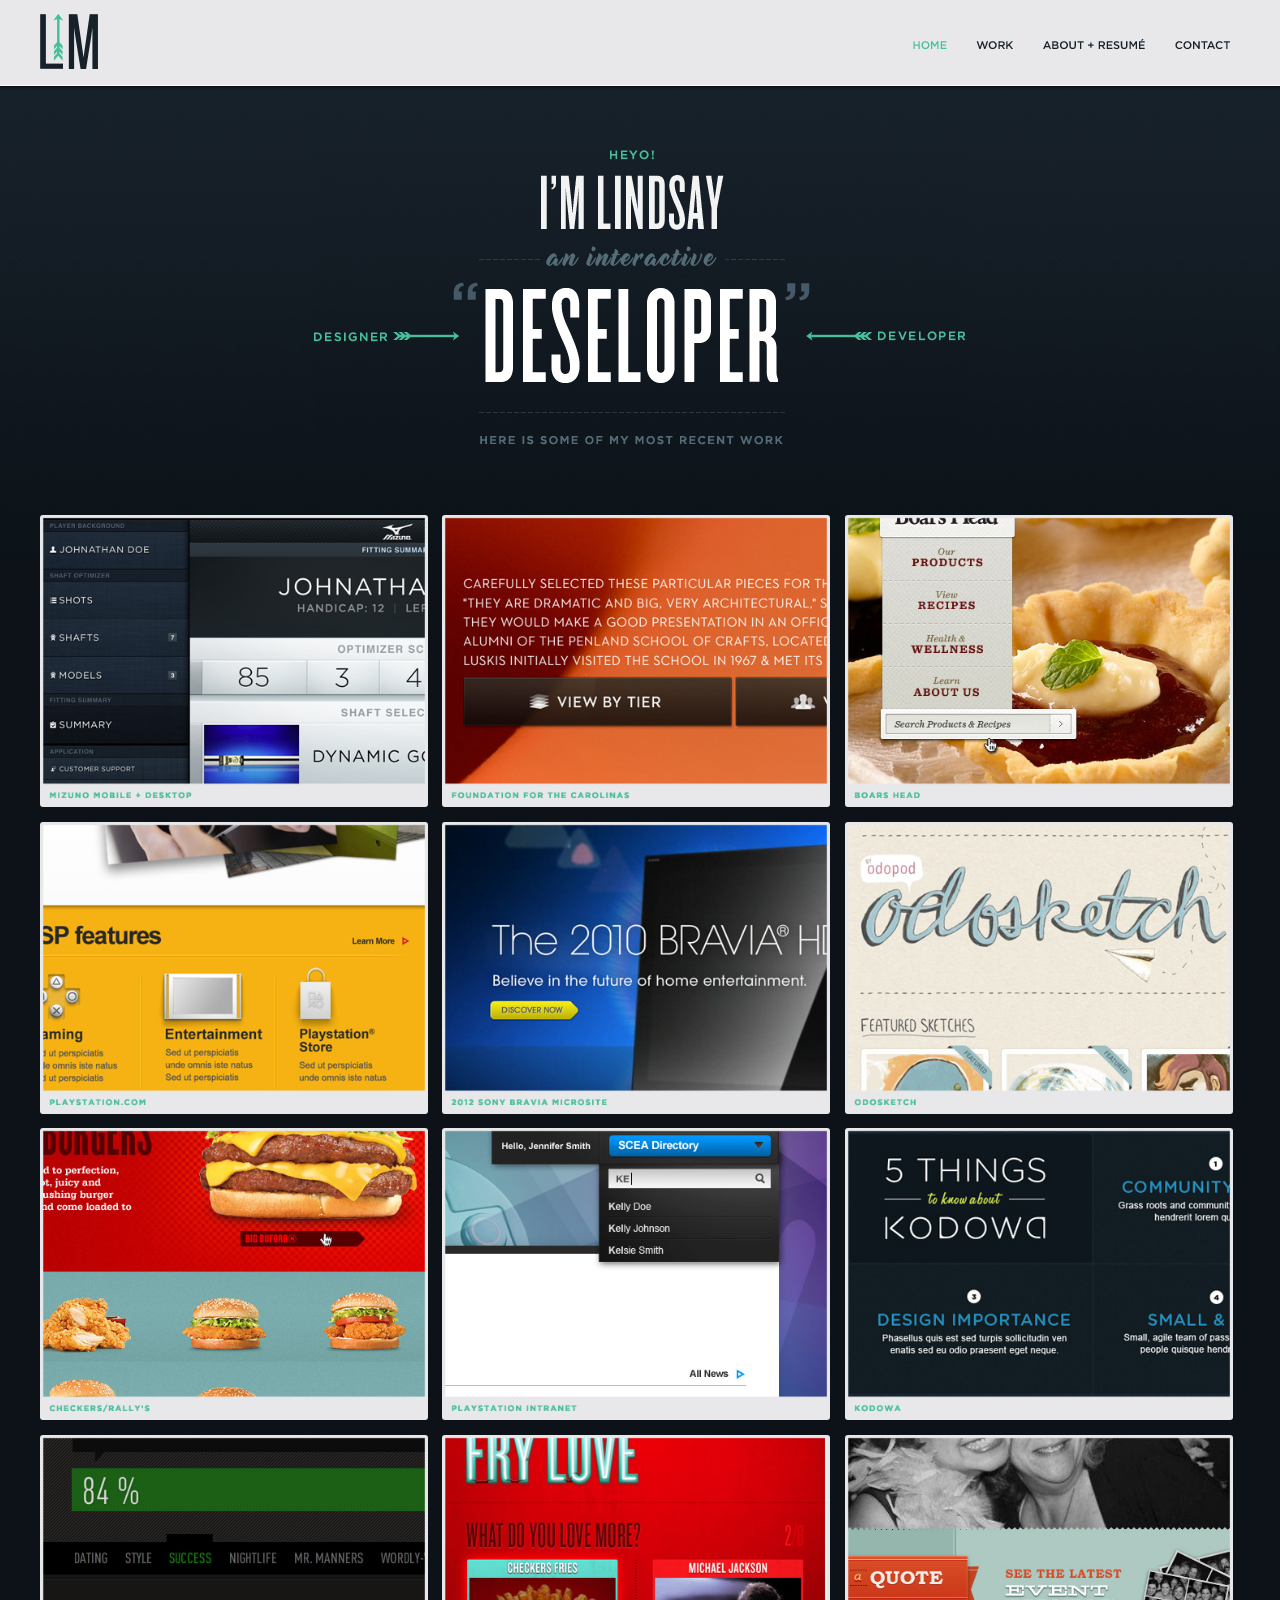
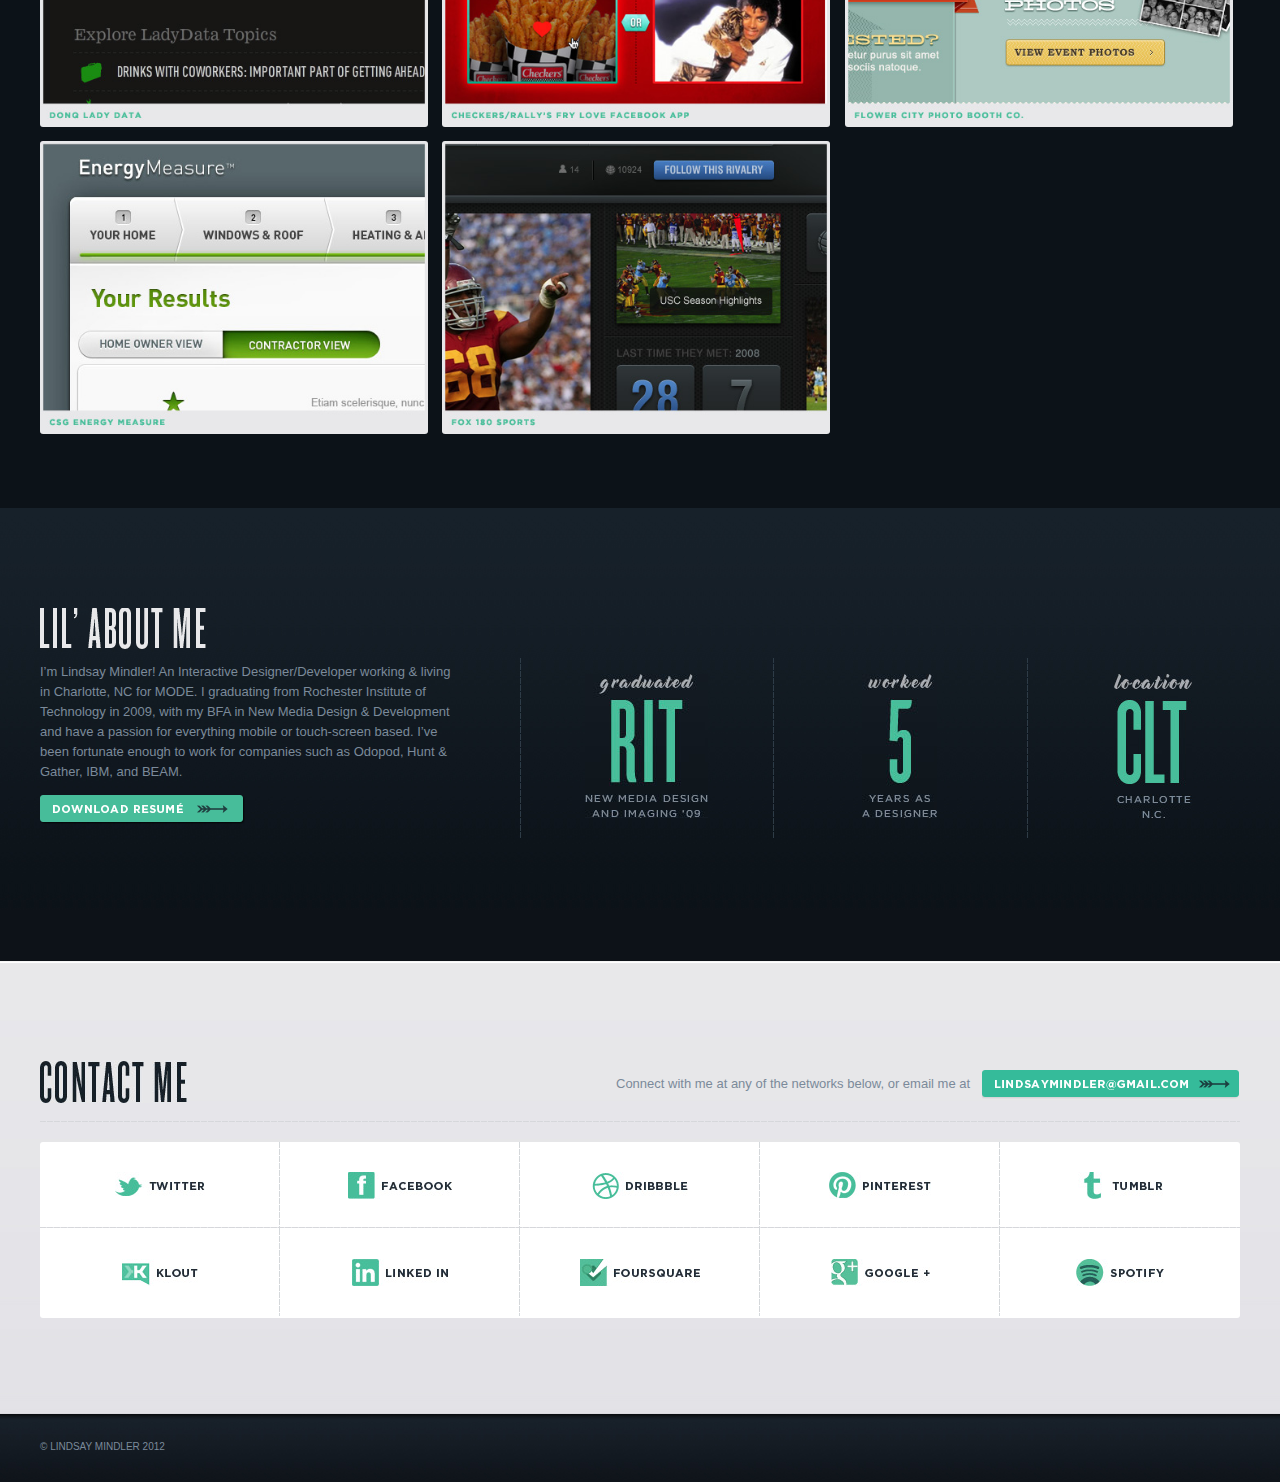
<file: index.html>
<!DOCTYPE html PUBLIC "-//W3C//DTD XHTML 1.0 Transitional//EN" "http://www.w3.org/TR/xhtml1/DTD/xhtml1-transitional.dtd">
<html xmlns="http://www.w3.org/1999/xhtml">
<head>

  <meta http-equiv="Content-Type" content="text/html; charset=UTF-8" />
  <meta name="keywords" content="" />

  <!--<link rel="shortcut icon" href="assets/img/favicon.ico">
  <link rel="icon" type="image/ico" href="assets/img/favicon.ico">-->


  <link rel="stylesheet" type="text/css" href="assets/css/style.css" />
  <link rel="stylesheet" type="text/css" href="assets/css/home.css" />

<!--
  <script src="../../src/js/hover.js" type="text/javascript"></script>
  <script defer type="text/javascript" src="../../src/js/pngfix.js"></script>

-->

  <script type='text/javascript' src='assets/js/jquery-1.4.2.js'></script>

  <title>LM</title>


  <script type='text/javascript'>//<![CDATA[ 
    $(window).load(function(){
     var topRange      = 100,  // measure from the top of the viewport to X pixels down
         edgeMargin    = 50,   // margin above the top or margin from the end of the page
         animationTime = 1200, // time in milliseconds
         contentTop = [];

    $(document).ready(function(){ 

     // Stop animated scroll if the user does something
     $('html,body').bind('scroll mousedown DOMMouseScroll mousewheel keyup', function(e){
     if ( e.which > 0 || e.type == 'mousedown' || e.type == 'mousewheel' ){
      $('html,body').stop();
     }
    })

     // Set up content an array of locations
     $('#menu').find('a').each(function(){
      contentTop.push( $( $(this).attr('href') ).offset().top );
     })

     // Animate menu scroll to content
      $('#menu').find('a').click(function(){
       var sel = this,
           newTop = Math.min( contentTop[ $('#menu a').index( $(this) ) ], $(document).height() - $(window).height() ); // get content top or top position if at the document bottom
       $('html,body').stop().animate({ 'scrollTop' : newTop }, animationTime, function(){
        window.location.hash = $(sel).attr('href');
       });
       return false;
     })
     
     // adjust side menu
     $(window).scroll(function(){
      var winTop = $(window).scrollTop(),
          bodyHt = $(document).height(),
          vpHt = $(window).height() + edgeMargin;  // viewport height + margin
      $.each( contentTop, function(i,loc){
       if ( ( loc > winTop - edgeMargin && ( loc < winTop + topRange || ( winTop + vpHt ) >= bodyHt ) ) ){
        $('header .nav_container nav #menu li')
         .removeClass('selected')
         .eq(i).addClass('selected');
       }
      })
     })
      
    })
    });//]]>  

</script>



</head>

<body>

  <header>
    <div class='logo'><a href="#"></a></div>
        <div class='nav_container'>

      <nav>
        <div id="menu">
          <ul>
            <li class='selected'><div id='home-nav'><a href="#home"></a></div></li>
            <li><div id='works-nav'><a href="#works"></a></div></li>
            <li><div id='aboutme-nav'><a href="#aboutme"></a></div></li>
            <li><div id='contact-nav'><a href="#contact"></a></div></li>
          </ul>
        </div>
      </nav>

    </div>
  </header>

  <a id="home"></a>

  <div class ='container'>

    <div class='intro'></div>
    <a id="works"></a>
    <div class='works'>
      <div class='work'><a href='work/mizuno/index.html'><img src="assets/img/home/work_mizuno.jpg" /></a></div>
      <div class='work'><a href='work/fftc/index.html'><img src="assets/img/home/work_fftc.jpg" /></a></div>
      <div class='work'><a href='work/boars-head/index.html'><img src="assets/img/home/work_boars-head.jpg" /></a></div>
      <div class='work'><a href='work/playstation/index.html'><img src="assets/img/home/work_playstation.jpg" /></a></div>
      <div class='work'><a href='work/bravia/index.html'><img src="assets/img/home/work_bravia.jpg" /></a></div>
      <div class='work'><a href='work/odosketch/index.html'><img src="assets/img/home/work_odosketch.jpg" /></a></div>
      <div class='work'><a href='work/checkers/index.html'><img src="assets/img/home/work_checkers.jpg" /></a></div>
      <div class='work'><a href='work/ps-intranet/index.html'><img src="assets/img/home/work_ps-intranet.jpg" /></a></div>
      <div class='work'><a href='work/kodowa/index.html'><img src="assets/img/home/work_kodowa.jpg" /></a></div>
      <div class='work'><a href='work/donq/index.html'><img src="assets/img/home/work_donq.jpg" /></a></div>
      <div class='work'><a href='work/fry-love/index.html'><img src="assets/img/home/work_fry-love.jpg" /></a></div>
      <div class='work'><a href='work/flower-city/index.html'><img src="assets/img/home/work_flower-city.jpg" /></a></div>
      <div class='work'><a href='work/csg/index.html'><img src="assets/img/home/work_csg.jpg" /></a></div>
      <div class='work'><a href='work/fox/index.html'><img src="assets/img/home/work_fox.jpg" /></a></div>

    </div>
  </div>
  <div class='about'>
    <a id="aboutme"></a>
      <div class = 'about_container'>

        <div class = 'left'>
          <div class='title'></div>
          <p>I’m Lindsay Mindler! An Interactive Designer/Developer working &amp; living in Charlotte, NC for MODE. I graduating from Rochester Institute of Technology in 2009, with my BFA in New Media Design &amp; Development and have a passion for everything mobile or touch-screen based. I’ve been fortunate enough to work for companies such as Odopod, Hunt &amp; Gather, IBM, and BEAM.</p>
          <div class='button'><a href='#'></a></div>
        </div>
        <div class = 'right'>
          <div><div class = 'rit'></div></div>
          <div><div class = 'years'></div></div>
          <div><div class = 'location'></div></div>
        </div>
      </div>
    </div>




    <div class='contact'>
      <a id="contact"></a>
      <div class='contact_container'>
        <div class='title'></div>

        <div class='email_container'>
          <p>Connect with me at any of the networks below, or email me at</p>
          <div class='button'><a href='#'></a></div>
        </div>

        <div class='divider'></div>



         <div class='social_container'>
          <div class='top'>
            <div><div class = 'twitter'><a href='http://twitter.com/LMindler' target='_blank'></a></div></div>
            <div><div class = 'facebook'><a href='https://www.facebook.com/lmindler' target='_blank'></a></div></div>
            <div><div class = 'dribbble'><a href='http://dribbble.com/lindsaymindler' target='_blank'></a></div></div>
            <div><div class = 'pinterest'><a href='http://pinterest.com/lmindler/' target='_blank'></a></div></div>
            <div><div class = 'tumblr'><a href='http://lburtner.tumblr.com/' target='_blank'></a></div></div>
          </div>
          <div class='divider'></div>
          <div class='bottom'>
            <div><div class = 'klout'><a href='http://klout.com/#/LMindler/' target='_blank'></a></div></div>
            <div><div class = 'linkedin'><a href='http://www.linkedin.com/in/lindsaymindler' target='_blank'></a></div></div>
            <div><div class = 'foursquare'><a href='https://foursquare.com/lburtner' target='_blank'></a></div></div>
            <div><div class = 'google'><a href='https://plus.google.com/108450164907738973168' target='_blank'></a></div></div>
            <div><div class = 'spotify'><a href='http://open.spotify.com/user/lmindler' target='_blank'></a></div></div>
          </div>
        </div>
      </div>
    </div>


    <footer><div class='footer_container'><p>© LINDSAY MINDLER 2012</p></div></footer>

</body>
</html>
</file>
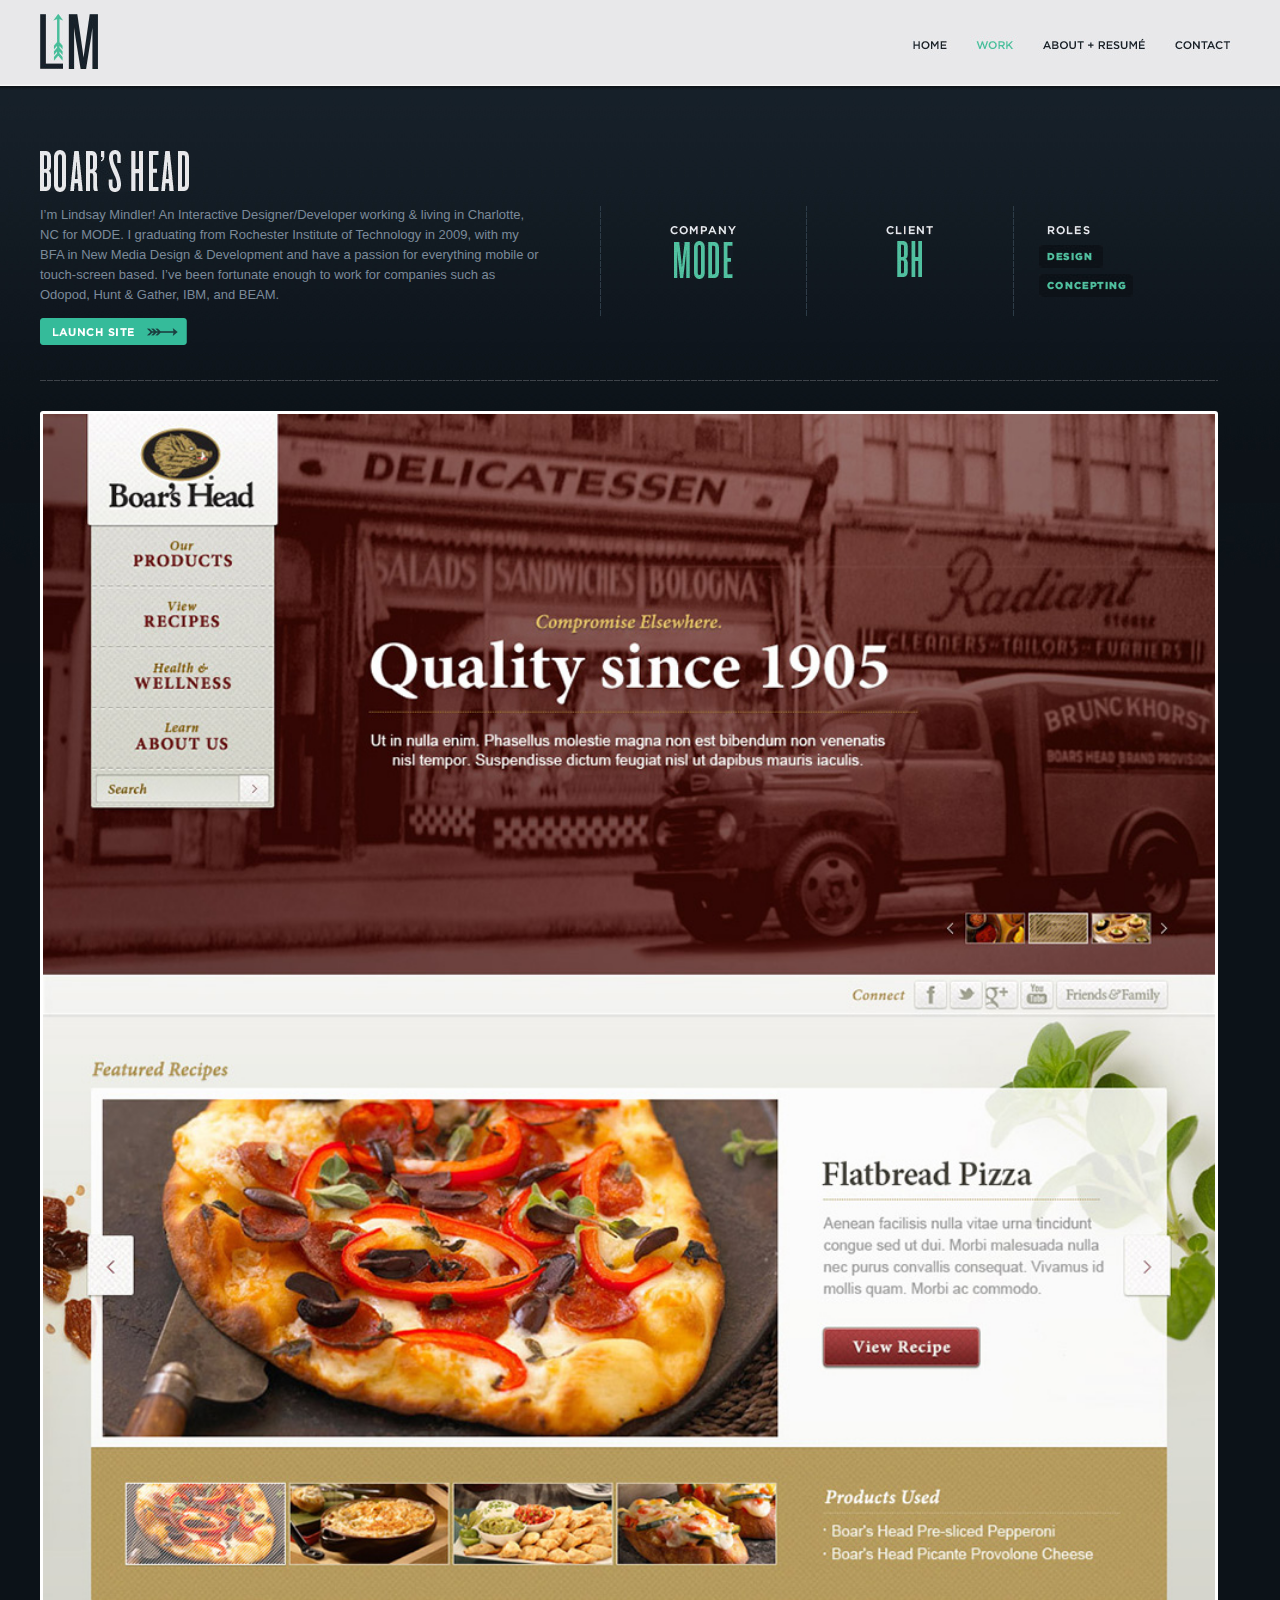
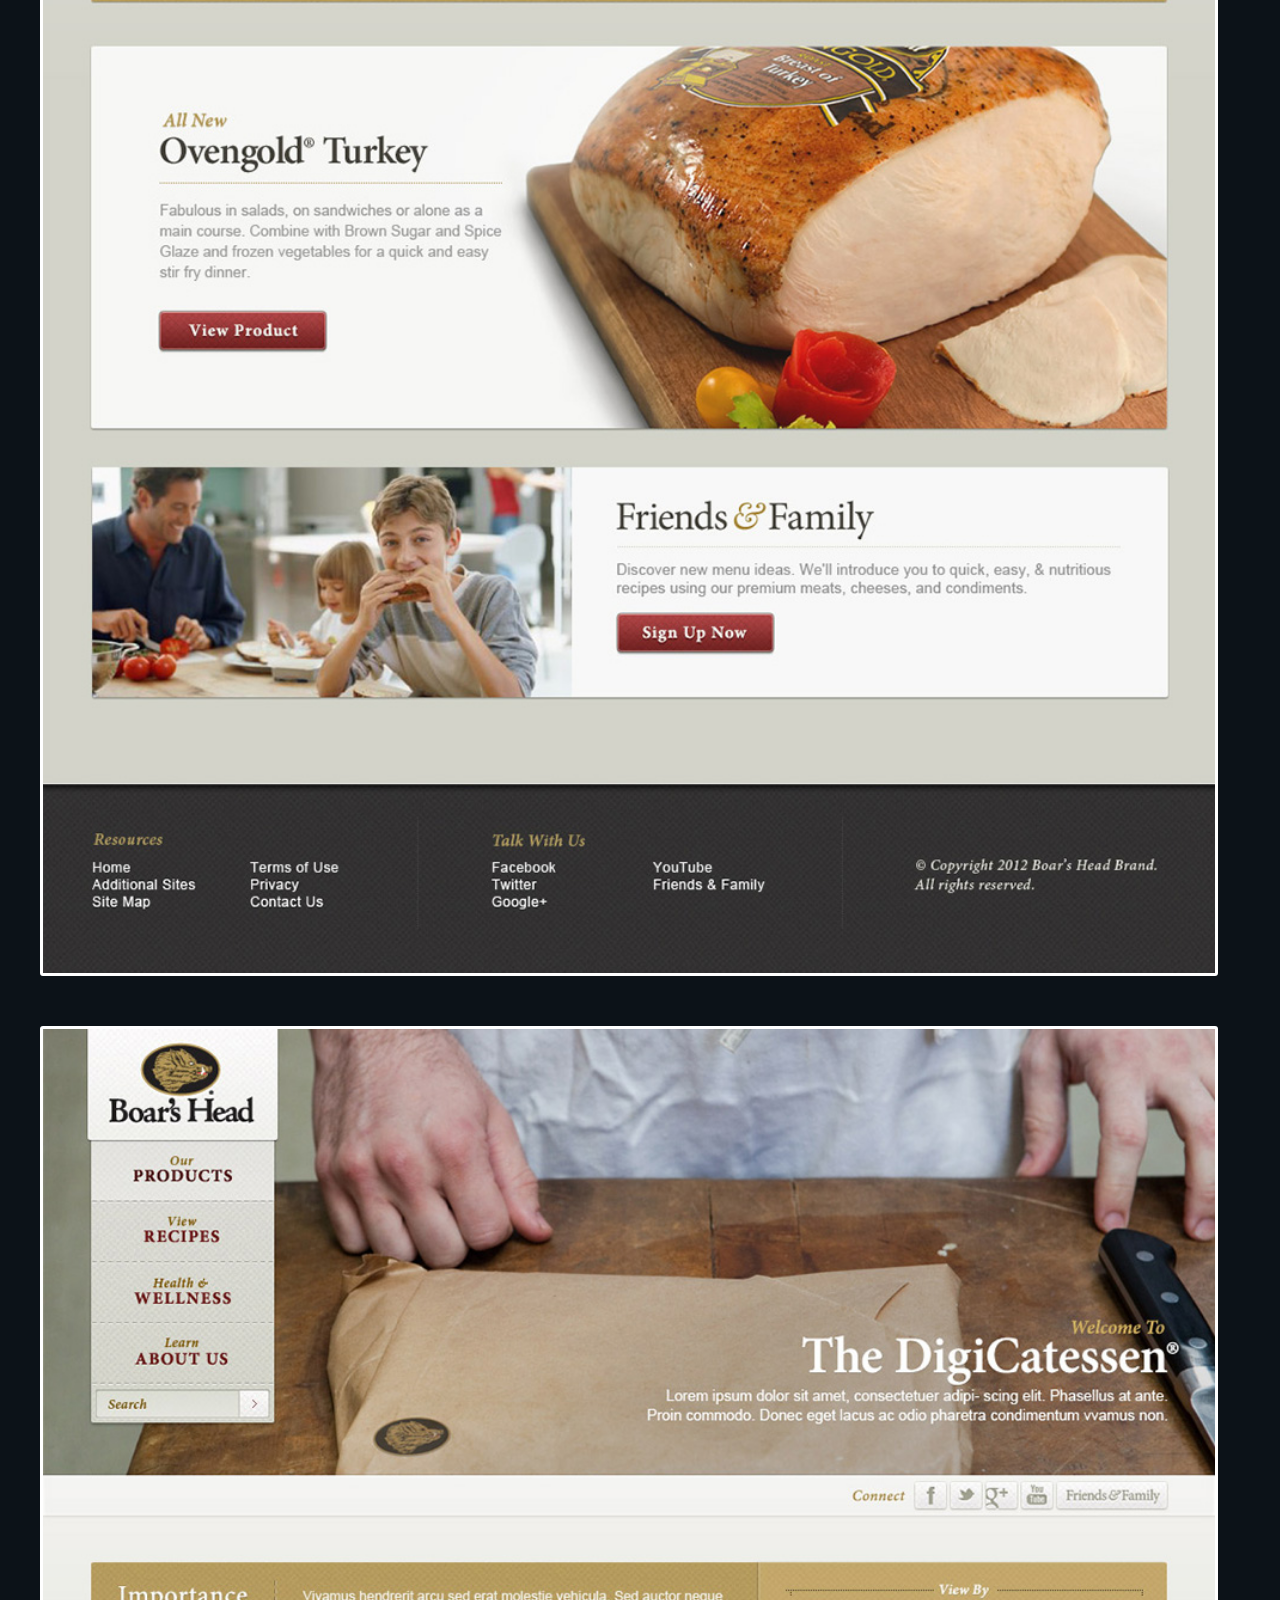
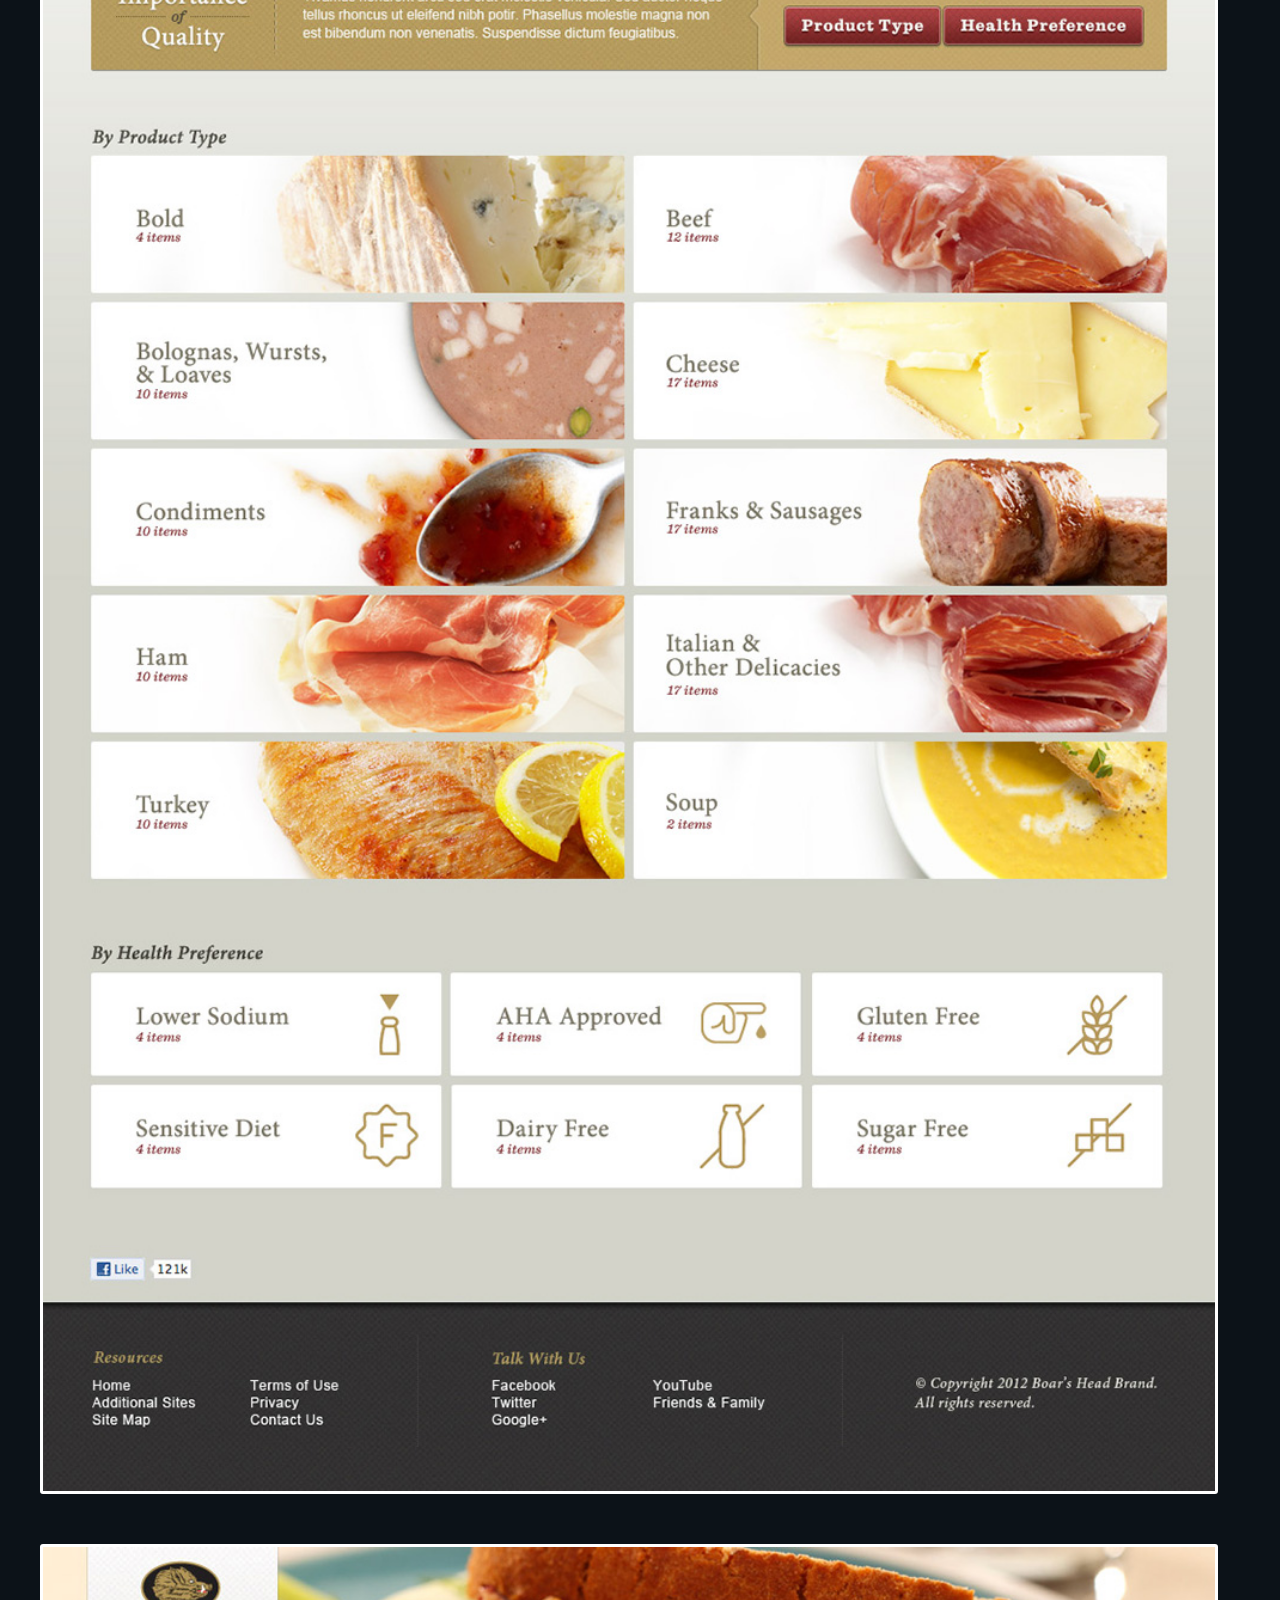
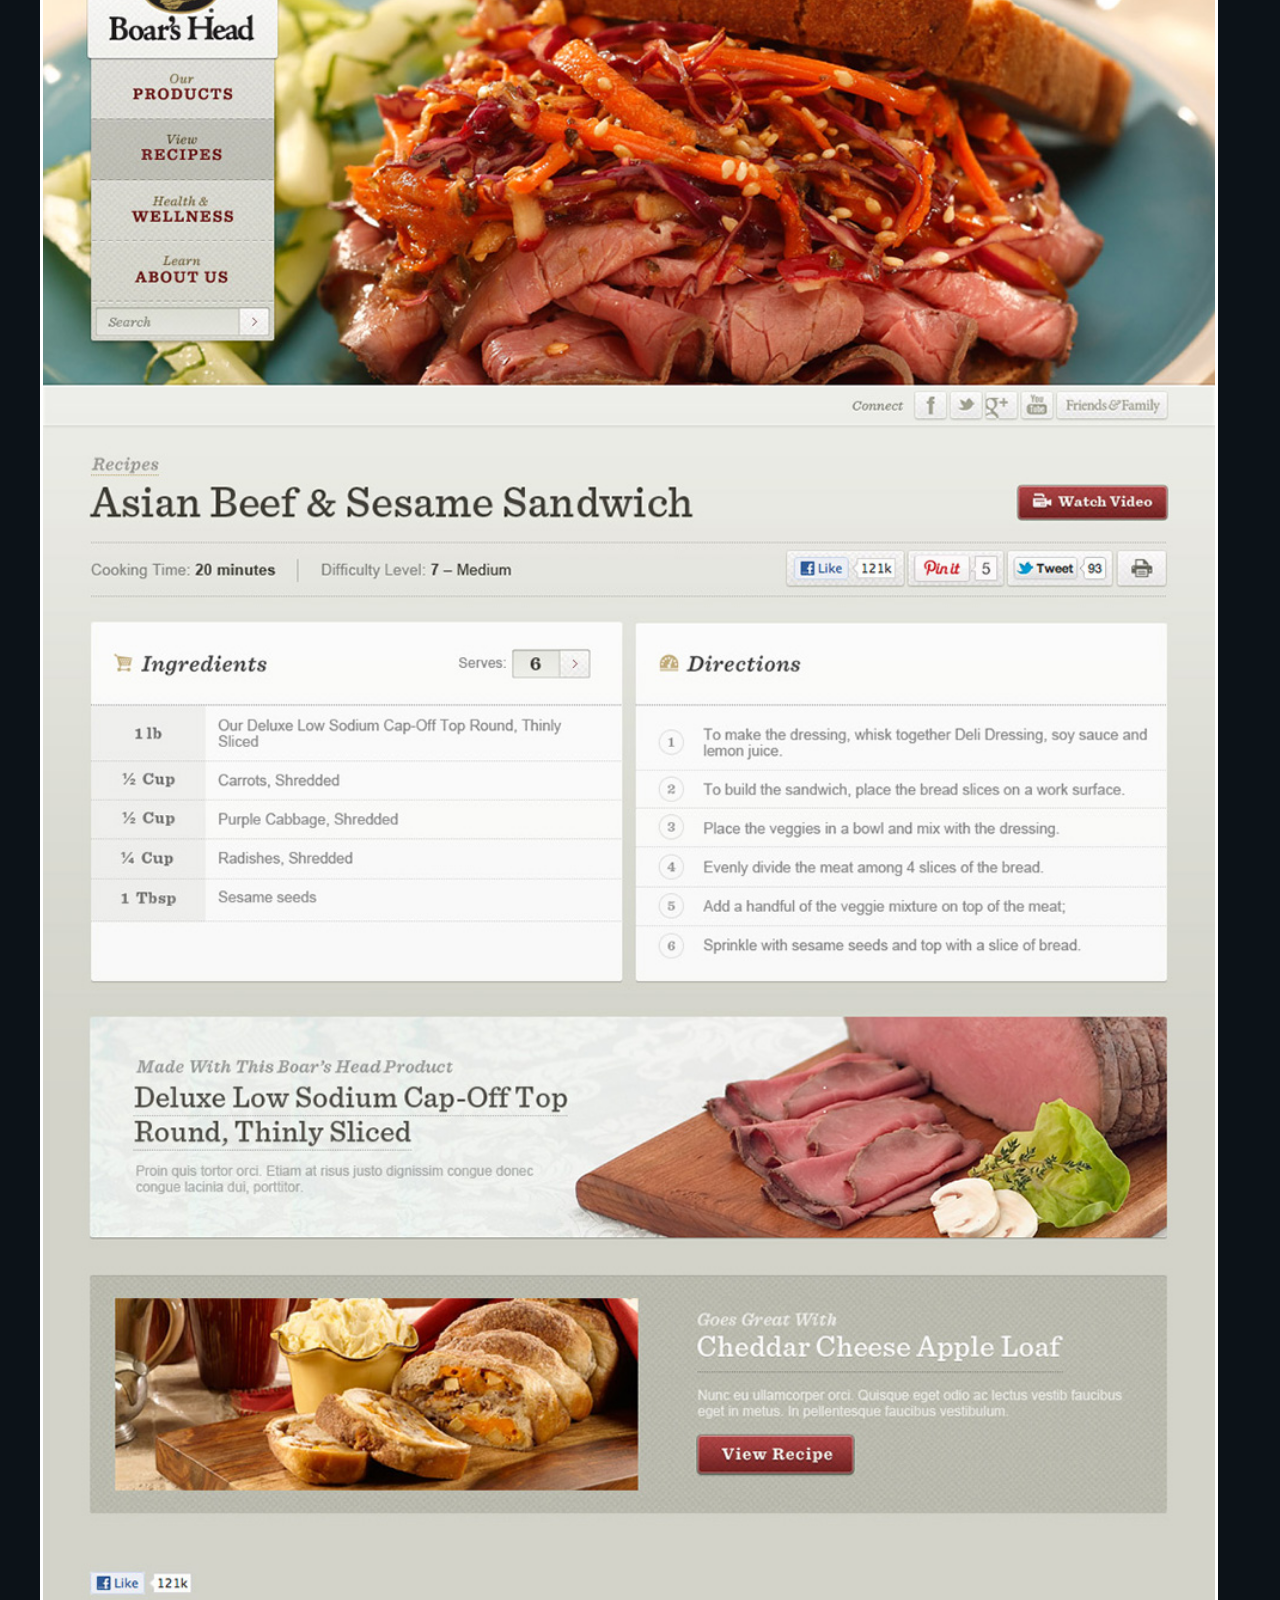
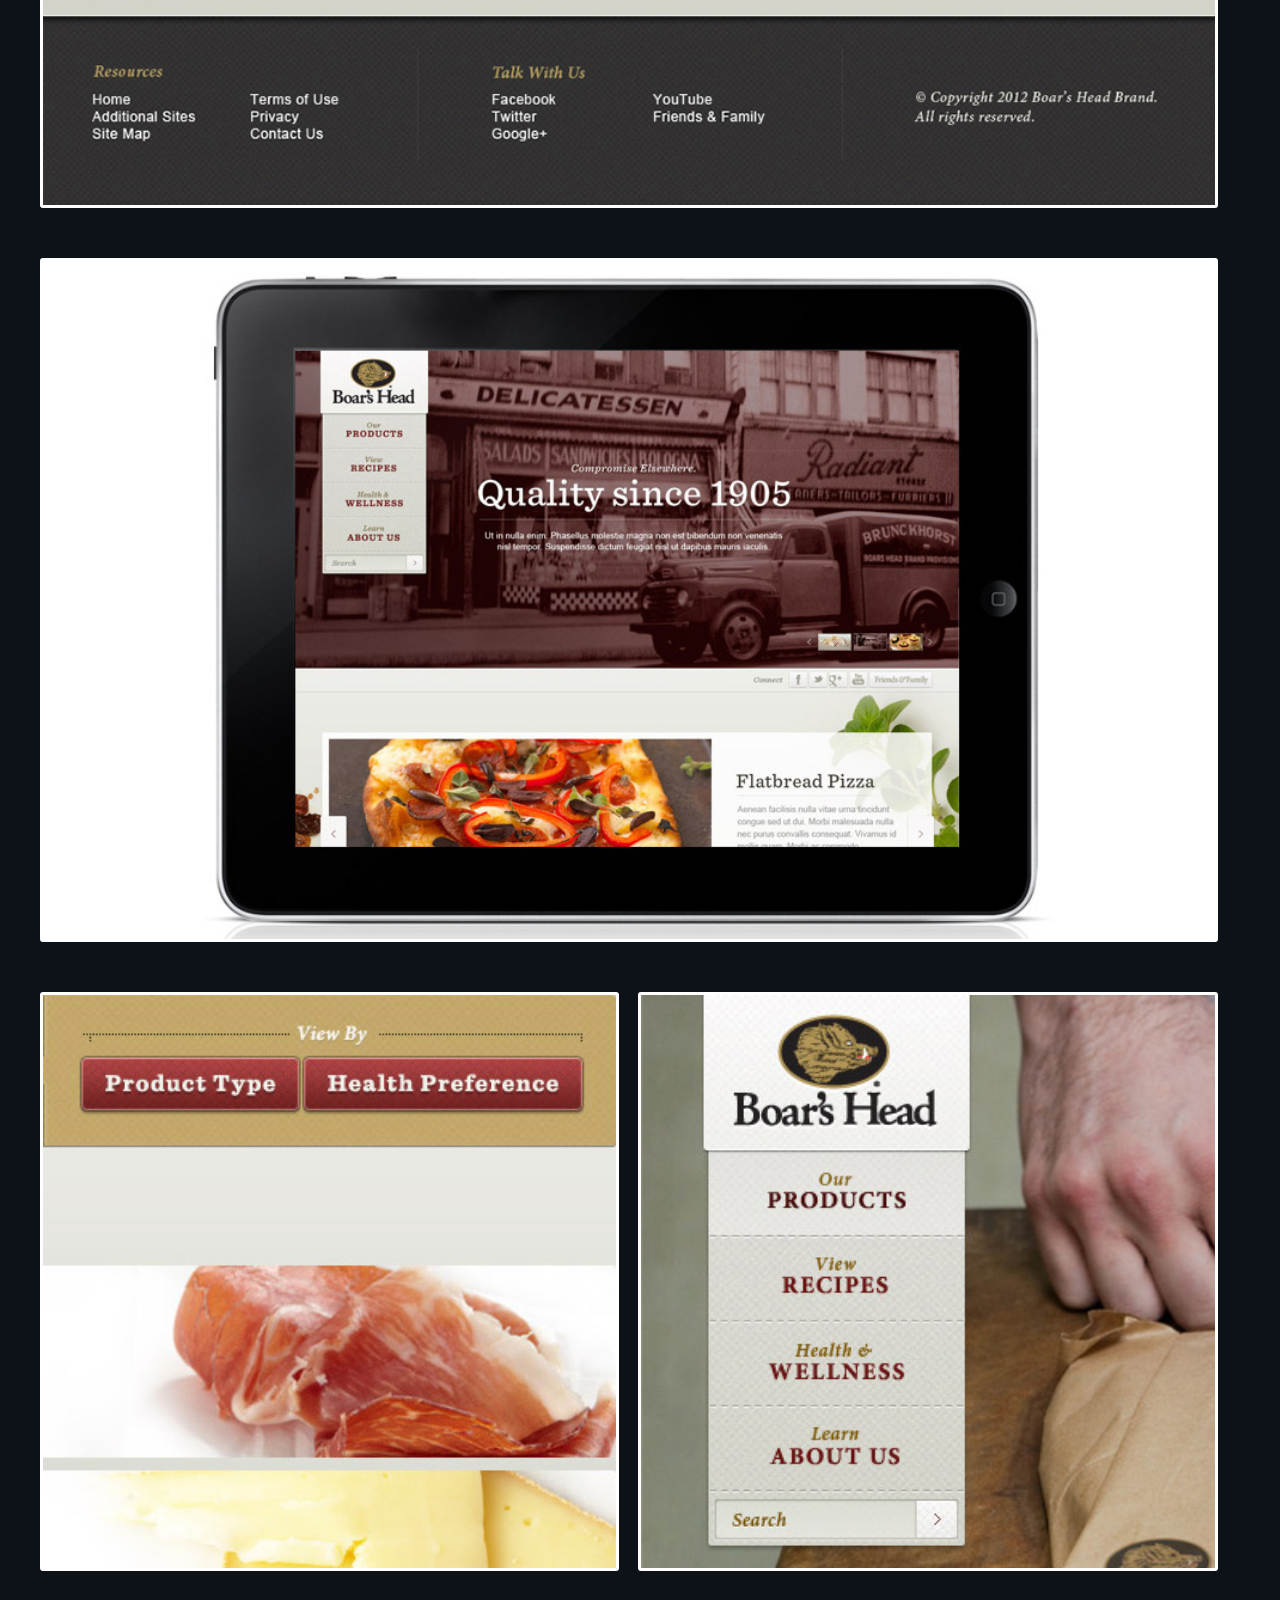
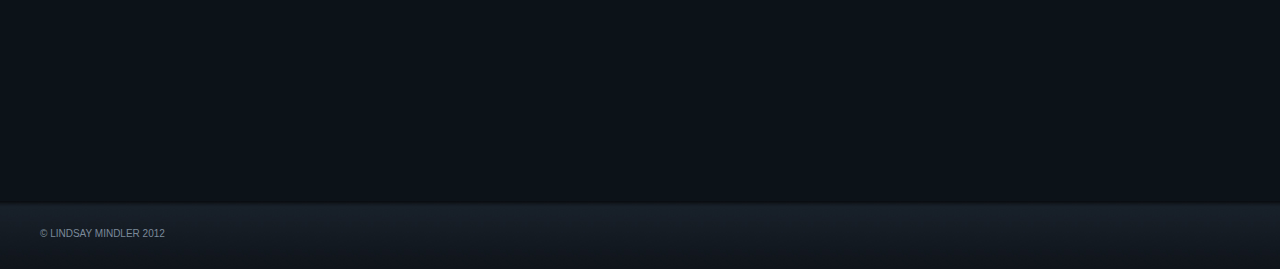
<file: work/boars-head/index.html>
<!DOCTYPE html PUBLIC "-//W3C//DTD XHTML 1.0 Transitional//EN" "http://www.w3.org/TR/xhtml1/DTD/xhtml1-transitional.dtd">
<html xmlns="http://www.w3.org/1999/xhtml">
<head>

  <meta http-equiv="Content-Type" content="text/html; charset=UTF-8" />
  <meta name="keywords" content="" />

  <!--<link rel="shortcut icon" href="assets/img/favicon.ico">
  <link rel="icon" type="image/ico" href="assets/img/favicon.ico">-->


  <link rel="stylesheet" type="text/css" href="../../assets/css/style.css" />
  <link rel="stylesheet" type="text/css" href="../../assets/css/work-detail.css" />

<!--
  <script src="../../src/js/hover.js" type="text/javascript"></script>
  <script defer type="text/javascript" src="../../src/js/pngfix.js"></script>

-->



  <title>LM</title>
</head>

<body>

  <header>
    <div class='logo'><a href="#"></a></div>
        <div class='nav_container'>

      <nav>
        <div id="menu">
          <ul>
            <li><div id='home-nav'><a href="../../index.html"></a></div></li>
            <li class='selected'><div id='works-nav'><a href="../../index.html#works"></a></div></li>
            <li><div id='aboutme-nav'><a href="../../index.html#aboutme"></a></div></li>
            <li><div id='contact-nav'><a href="../../index.html#contact"></a></div></li>
          </ul>
        </div>
      </nav>

    </div>
  </header>


  <div class='container'>
    <div class = 'description'>
      <div class = 'left'>
        <div class='title'><img src='../../assets/img/work/boarshead/title.jpg' /></div>
        <p>I’m Lindsay Mindler! An Interactive Designer/Developer working &amp; living in Charlotte, NC for MODE. I graduating from Rochester Institute of Technology in 2009, with my BFA in New Media Design &amp; Development and have a passion for everything mobile or touch-screen based. I’ve been fortunate enough to work for companies such as Odopod, Hunt &amp; Gather, IBM, and BEAM.</p>
        <div class='launch-button'><a href='http://boarshead.com' target='_blank'></a></div>
      </div>
      <div class = 'right'>
        <div><div class ='company'><div class='mode'></div></div></div>
        <div><div class ='client'> <div class='boars-head'></div></div></div>
        <div><div class ='roles'>
          <div class='roles-title'></div>
          <div class='tag' id='design'></div>
          <div class='tag' id='concepting'></div>
        </div></div>
      </div>
    </div>

   


    <div class='images'>
       <div class='divider'></div>

      <div class ='image-full'><img src='../../assets/img/work/boarshead/01.jpg' /></div>

      <div class='large-spacer'></div>

      <div class ='image-full'><img src='../../assets/img/work/boarshead/02.jpg' /></div>

      <div class='large-spacer'></div>

      <div class ='image-full'><img src='../../assets/img/work/boarshead/03.jpg' /></div>

      <div class='large-spacer'></div>

      <div class ='image-full'><img src='../../assets/img/work/boarshead/06.jpg' /></div>

      <div class='large-spacer'></div>

      <div class ='image-half-left'><img src='../../assets/img/work/boarshead/04.jpg' /></div>
      
      <div class ='image-half-right'><img src='../../assets/img/work/boarshead/05.jpg' /></div>

      




    </div>




  </div>




  <footer><div class='footer_container'><p>© LINDSAY MINDLER 2012</p></div></footer>

</body>
</html>
</file>
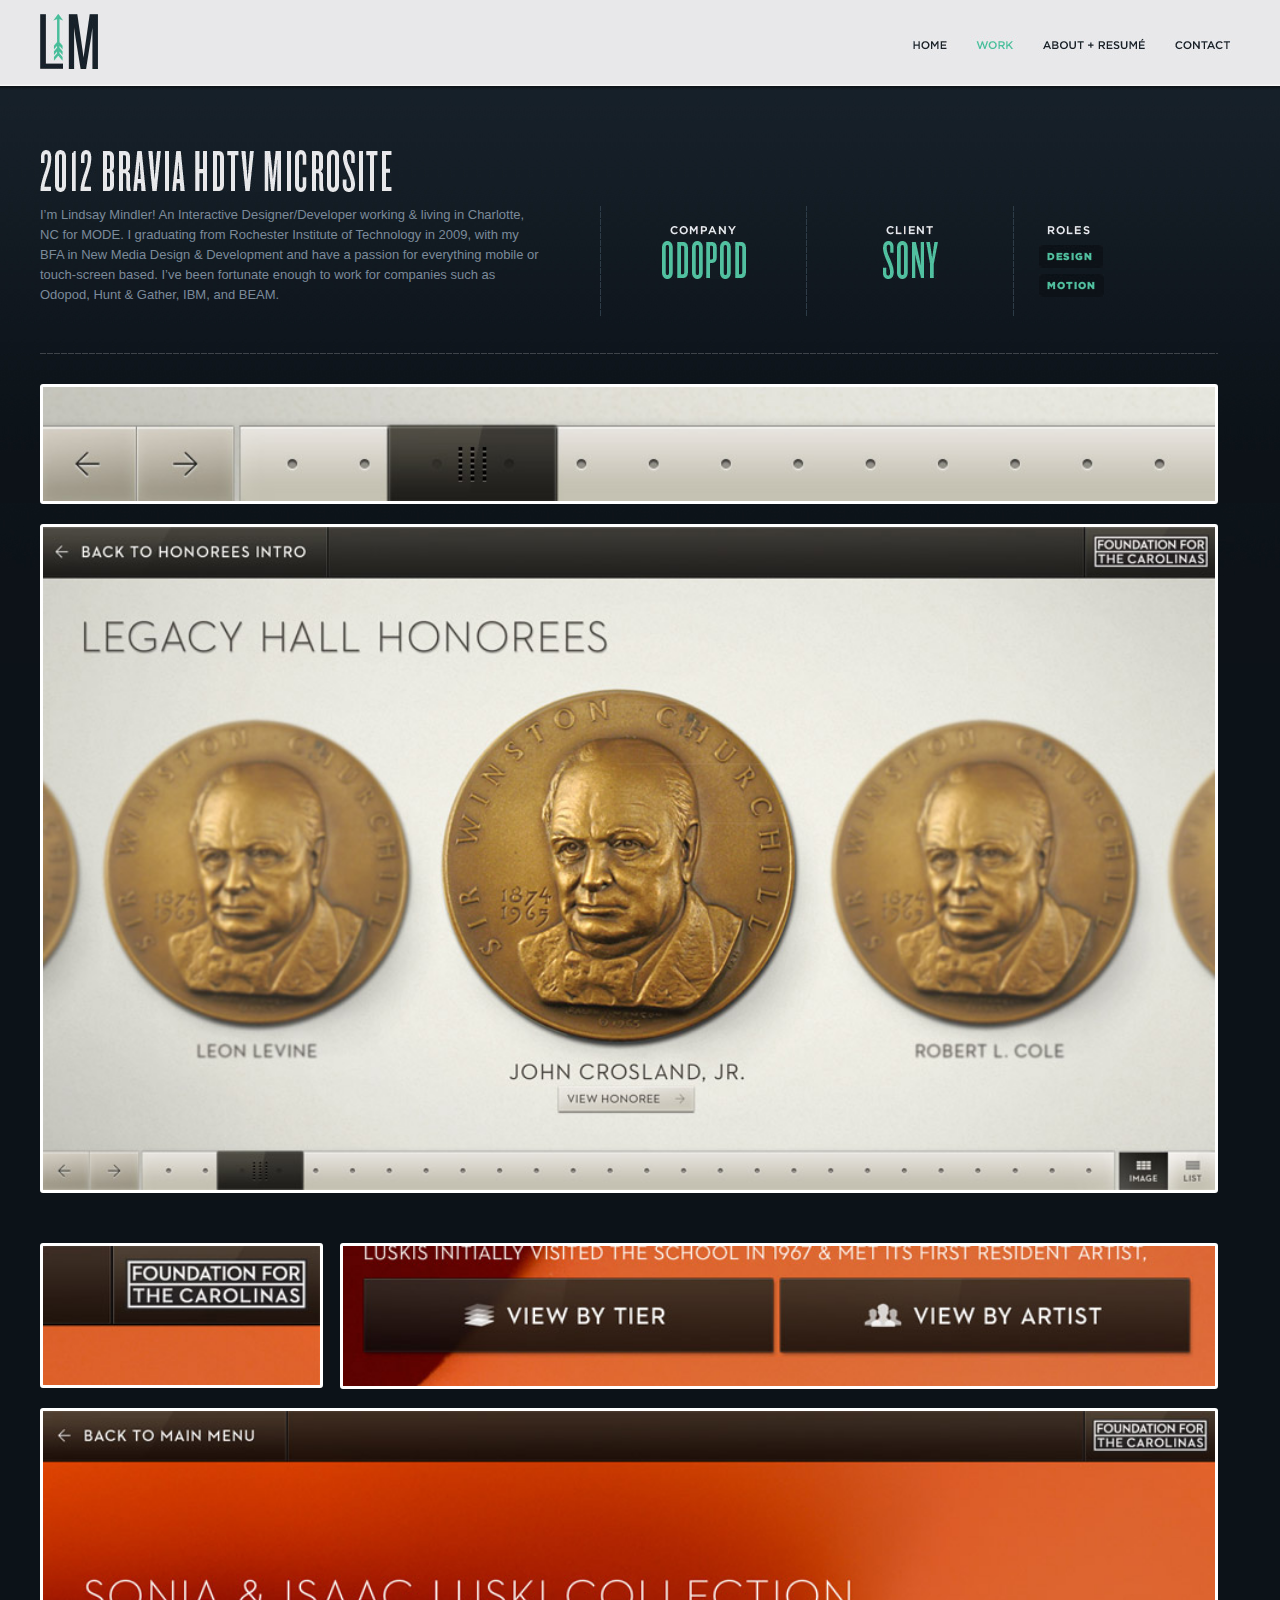
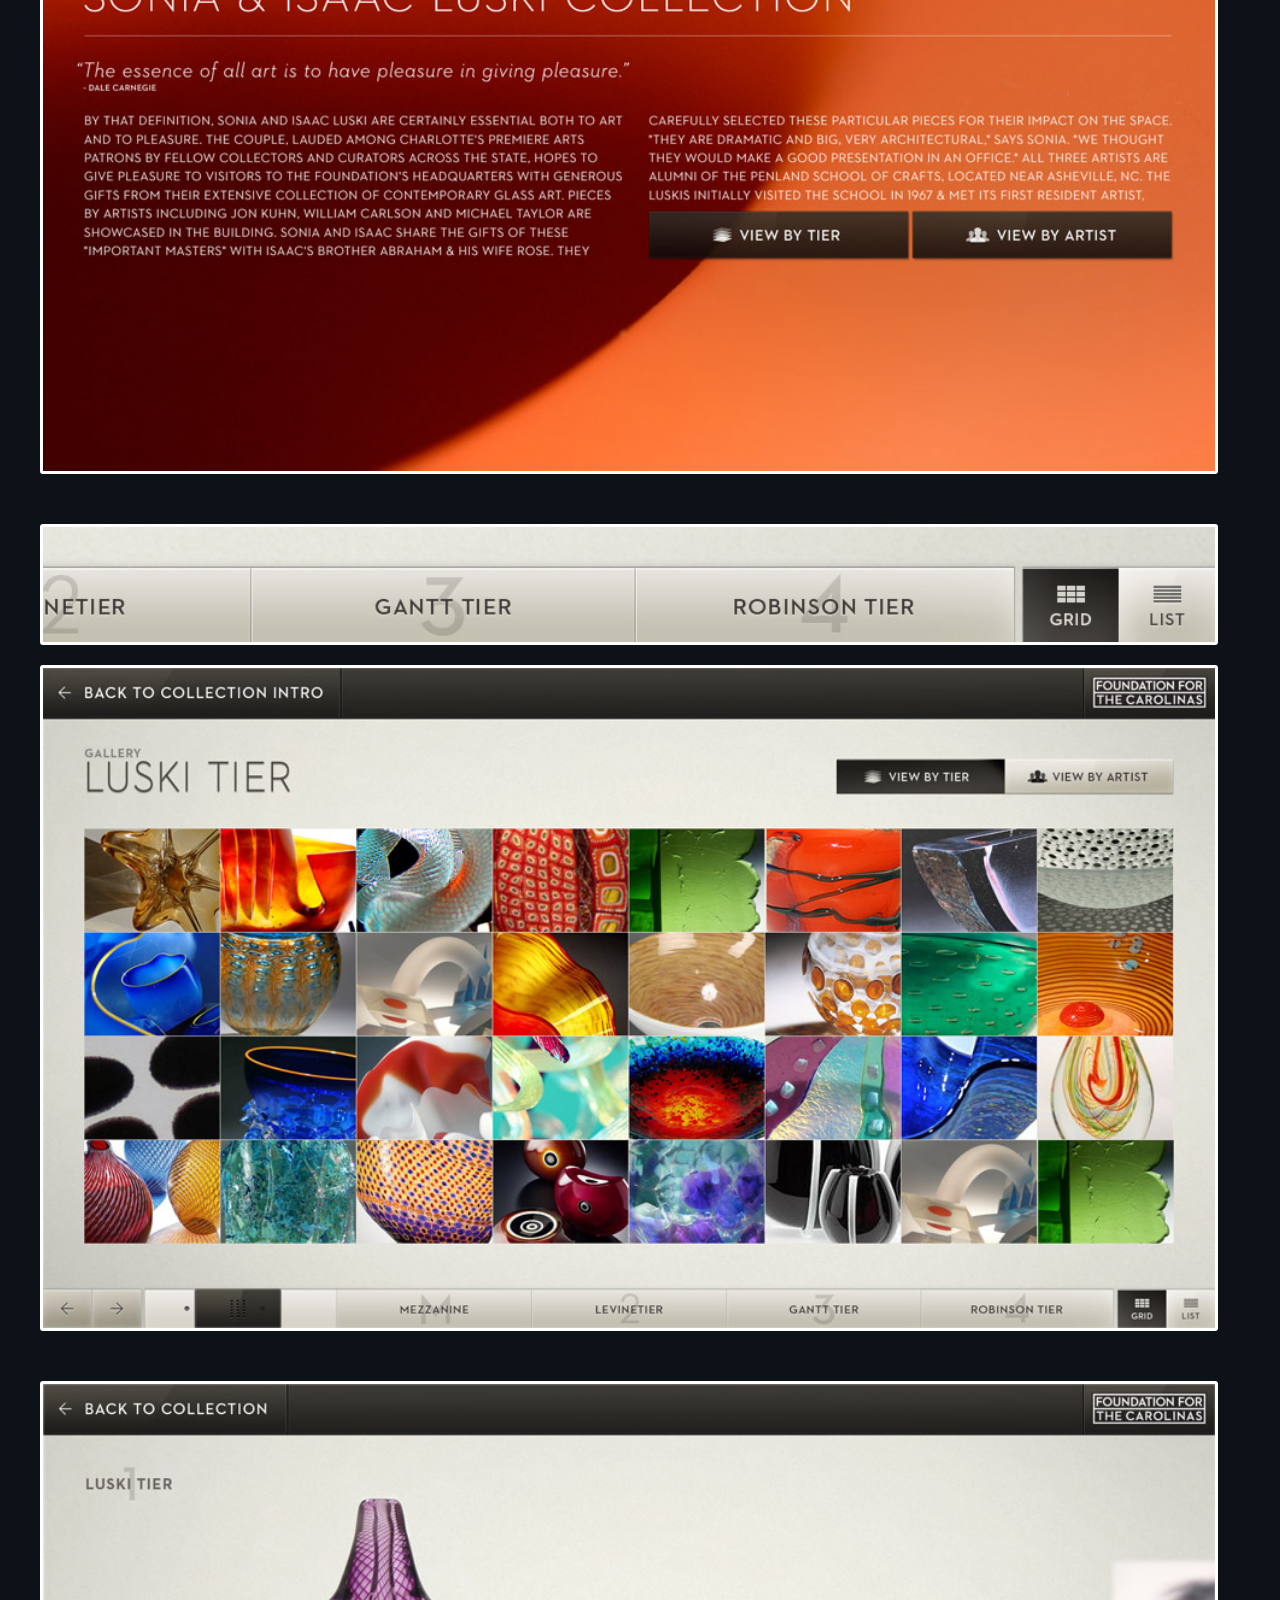
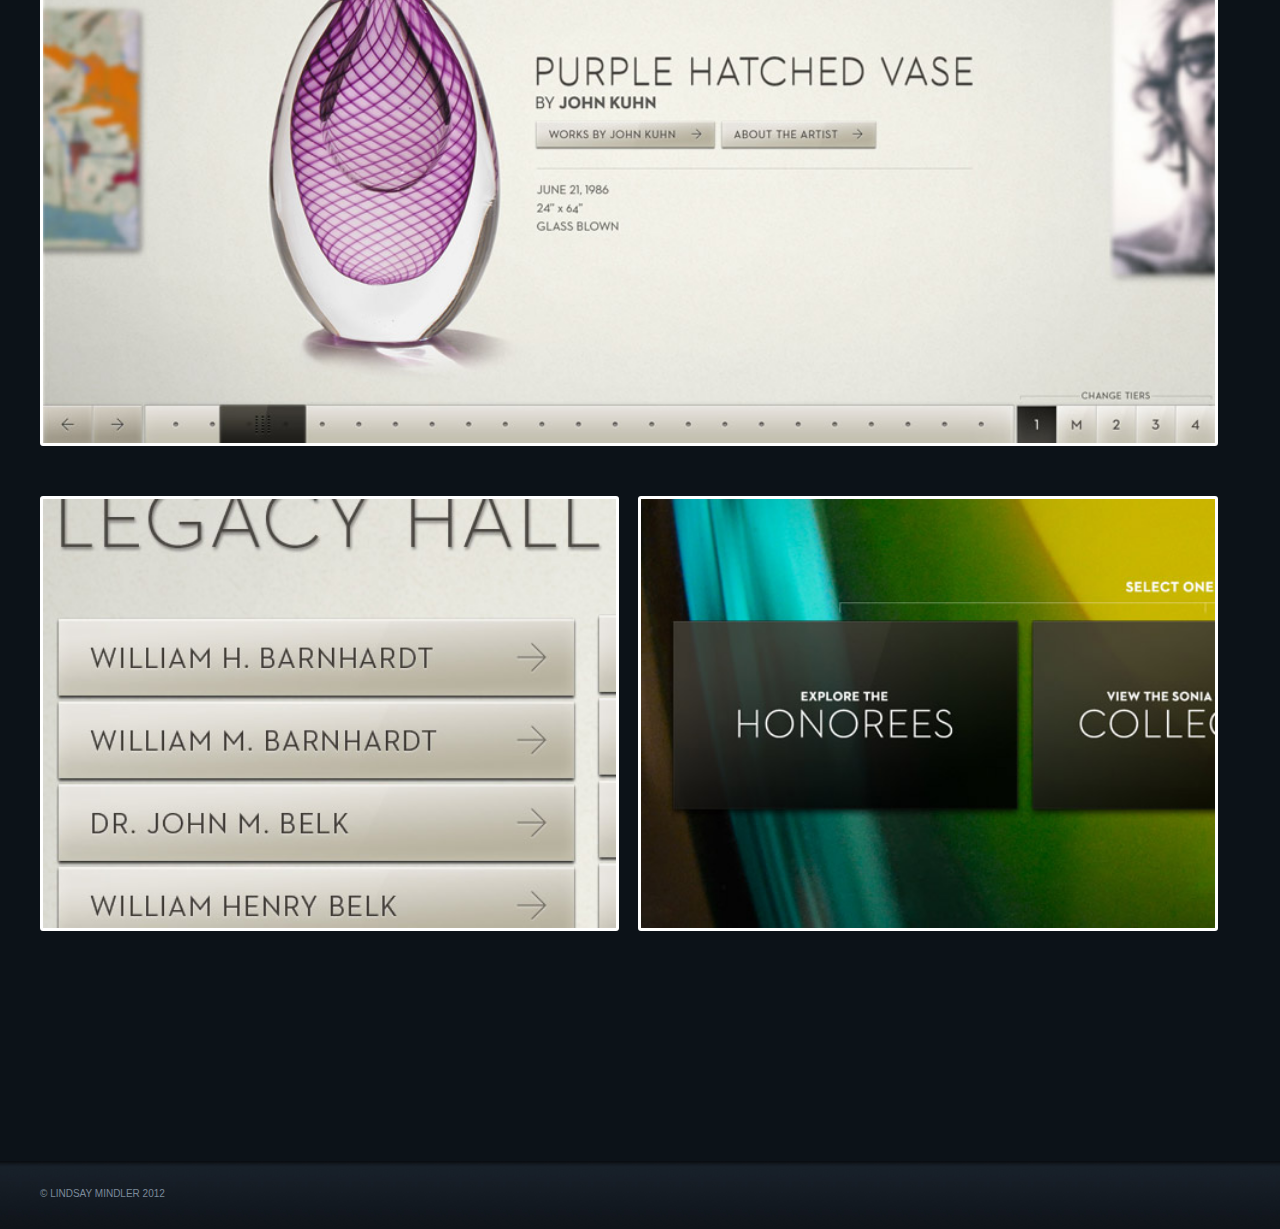
<file: work/bravia/index.html>
<!DOCTYPE html PUBLIC "-//W3C//DTD XHTML 1.0 Transitional//EN" "http://www.w3.org/TR/xhtml1/DTD/xhtml1-transitional.dtd">
<html xmlns="http://www.w3.org/1999/xhtml">
<head>

  <meta http-equiv="Content-Type" content="text/html; charset=UTF-8" />
  <meta name="keywords" content="" />

  <!--<link rel="shortcut icon" href="assets/img/favicon.ico">
  <link rel="icon" type="image/ico" href="assets/img/favicon.ico">-->


  <link rel="stylesheet" type="text/css" href="../../assets/css/style.css" />
  <link rel="stylesheet" type="text/css" href="../../assets/css/work-detail.css" />

<!--
  <script src="../../src/js/hover.js" type="text/javascript"></script>
  <script defer type="text/javascript" src="../../src/js/pngfix.js"></script>

-->



  <title>LM</title>
</head>

<body>

    <header>
    <div class='logo'><a href="#"></a></div>
        <div class='nav_container'>

      <nav>
        <div id="menu">
          <ul>
            <li><div id='home-nav'><a href="../../index.html"></a></div></li>
            <li class='selected'><div id='works-nav'><a href="../../index.html#works"></a></div></li>
            <li><div id='aboutme-nav'><a href="../../index.html#aboutme"></a></div></li>
            <li><div id='contact-nav'><a href="../../index.html#contact"></a></div></li>
          </ul>
        </div>
      </nav>

    </div>
  </header>


  <div class='container'>
    <div class = 'description'>
      <div class = 'left'>
        <div class='title'><img src='../../assets/img/work/bravia/title.jpg' /></div>
        <p>I’m Lindsay Mindler! An Interactive Designer/Developer working &amp; living in Charlotte, NC for MODE. I graduating from Rochester Institute of Technology in 2009, with my BFA in New Media Design &amp; Development and have a passion for everything mobile or touch-screen based. I’ve been fortunate enough to work for companies such as Odopod, Hunt &amp; Gather, IBM, and BEAM.</p>
      </div>
      <div class = 'right'>
        <div><div class ='company'><div class='odopod'></div></div></div>
        <div><div class ='client'> <div class='sony'></div></div></div>
        <div><div class ='roles'>
          <div class='roles-title'></div>
          <div class='tag' id='design'></div>
          <div class='tag' id='motion'></div>
        </div></div>
      </div>
    </div>

   


    <div class='images'>
       <div class='divider'></div>

      <div class ='image-full'><img src='../../assets/img/work/fftc/01_ui.jpg' /></div>

      <div class='small-spacer'></div>

      <div class ='image-full'><img src='../../assets/img/work/fftc/02.jpg' /></div>

      <div class='large-spacer'></div>

      <div class ='image-three-quarters'><img src='../../assets/img/work/fftc/04.jpg' /></div>

      <div class ='image-quarter'><img src='../../assets/img/work/fftc/03.jpg' /></div>

      <div class='small-spacer'></div>

      <div class ='image-full'><img src='../../assets/img/work/fftc/05.jpg' /></div>

      <div class='large-spacer'></div>

      <div class ='image-full'><img src='../../assets/img/work/fftc/06.jpg' /></div>

      <div class='small-spacer'></div>

      <div class ='image-full'><img src='../../assets/img/work/fftc/07.jpg' /></div>

      <div class='large-spacer'></div>

      <div class ='image-full'><img src='../../assets/img/work/fftc/08.jpg' /></div>

      <div class='large-spacer'></div>

      <div class ='image-half-left'><img src='../../assets/img/work/fftc/09.jpg' /></div>
      
      <div class ='image-half-right'><img src='../../assets/img/work/fftc/10.jpg' /></div>


    </div>




  </div>




  <footer><div class='footer_container'><p>© LINDSAY MINDLER 2012</p></div></footer>

</body>
</html>
</file>
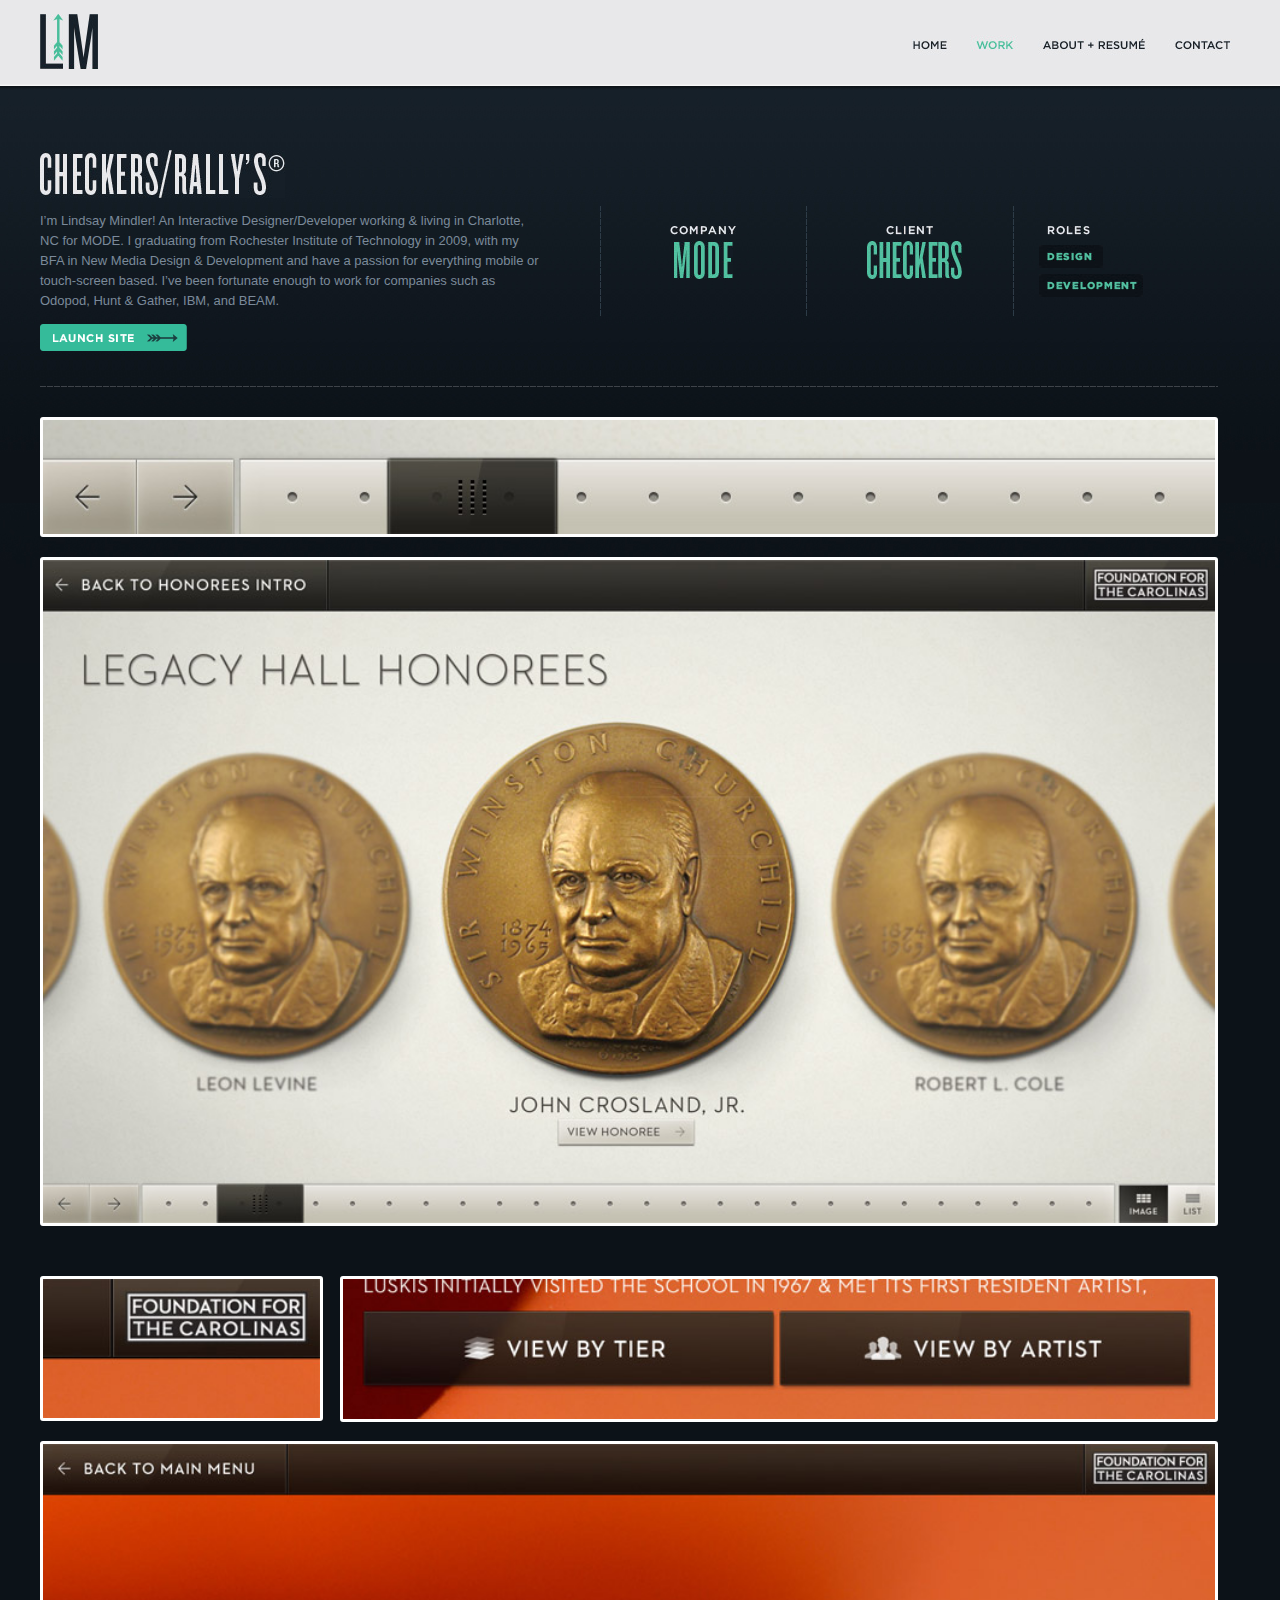
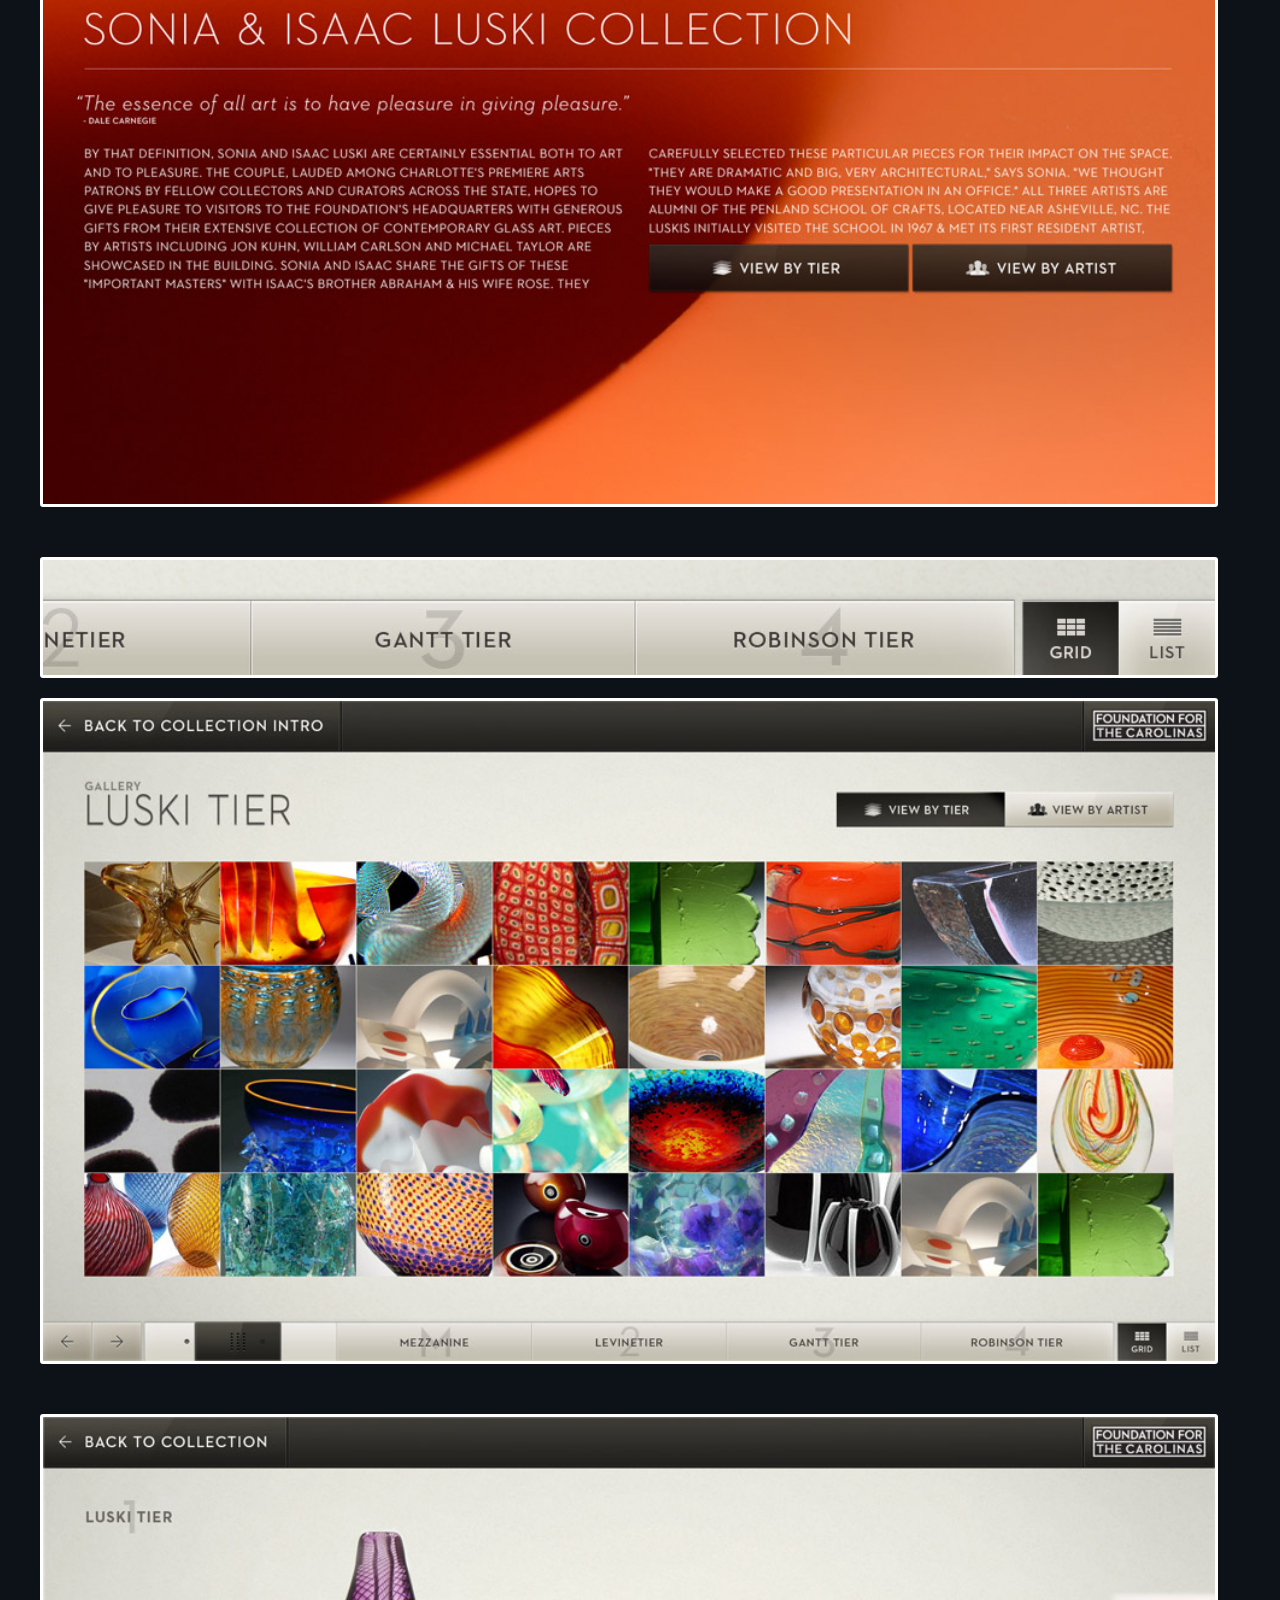
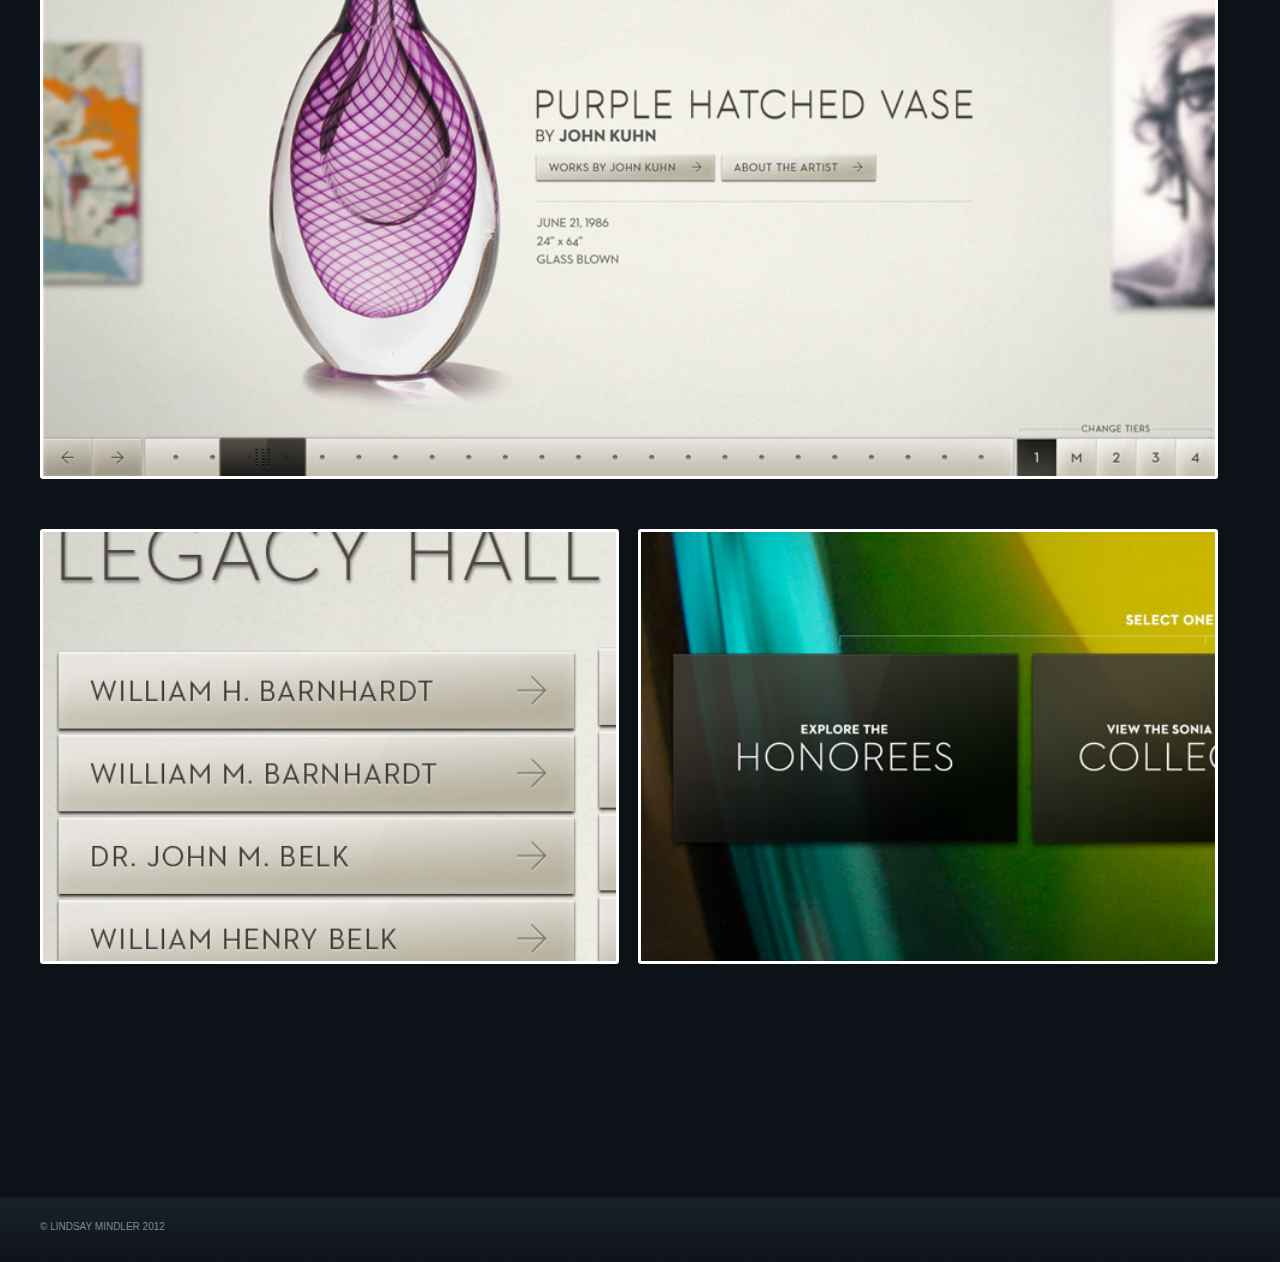
<file: work/checkers/index.html>
<!DOCTYPE html PUBLIC "-//W3C//DTD XHTML 1.0 Transitional//EN" "http://www.w3.org/TR/xhtml1/DTD/xhtml1-transitional.dtd">
<html xmlns="http://www.w3.org/1999/xhtml">
<head>

  <meta http-equiv="Content-Type" content="text/html; charset=UTF-8" />
  <meta name="keywords" content="" />

  <!--<link rel="shortcut icon" href="assets/img/favicon.ico">
  <link rel="icon" type="image/ico" href="assets/img/favicon.ico">-->


  <link rel="stylesheet" type="text/css" href="../../assets/css/style.css" />
  <link rel="stylesheet" type="text/css" href="../../assets/css/work-detail.css" />

<!--
  <script src="../../src/js/hover.js" type="text/javascript"></script>
  <script defer type="text/javascript" src="../../src/js/pngfix.js"></script>

-->



  <title>LM</title>
</head>

<body>

    <header>
    <div class='logo'><a href="#"></a></div>
        <div class='nav_container'>

      <nav>
        <div id="menu">
          <ul>
            <li><div id='home-nav'><a href="../../index.html"></a></div></li>
            <li class='selected'><div id='works-nav'><a href="../../index.html#works"></a></div></li>
            <li><div id='aboutme-nav'><a href="../../index.html#aboutme"></a></div></li>
            <li><div id='contact-nav'><a href="../../index.html#contact"></a></div></li>
          </ul>
        </div>
      </nav>

    </div>
  </header>


  <div class='container'>
    <div class = 'description'>
      <div class = 'left'>
        <div class='title'><img src='../../assets/img/work/checkers/title.jpg' /></div>
        <p>I’m Lindsay Mindler! An Interactive Designer/Developer working &amp; living in Charlotte, NC for MODE. I graduating from Rochester Institute of Technology in 2009, with my BFA in New Media Design &amp; Development and have a passion for everything mobile or touch-screen based. I’ve been fortunate enough to work for companies such as Odopod, Hunt &amp; Gather, IBM, and BEAM.</p>
        <div class='launch-button'><a href='http://checkers.com'></a></div>
      </div>
      <div class = 'right'>
        <div><div class ='company'><div class='mode'></div></div></div>
        <div><div class ='client'> <div class='checkers'></div></div></div>
        <div><div class ='roles'>
          <div class='roles-title'></div>
          <div class='tag' id='design'></div>
          <div class='tag' id='development'></div>
        </div></div>
      </div>
    </div>

   


    <div class='images'>
       <div class='divider'></div>

      <div class ='image-full'><img src='../../assets/img/work/fftc/01_ui.jpg' /></div>

      <div class='small-spacer'></div>

      <div class ='image-full'><img src='../../assets/img/work/fftc/02.jpg' /></div>

      <div class='large-spacer'></div>

      <div class ='image-three-quarters'><img src='../../assets/img/work/fftc/04.jpg' /></div>

      <div class ='image-quarter'><img src='../../assets/img/work/fftc/03.jpg' /></div>

      <div class='small-spacer'></div>

      <div class ='image-full'><img src='../../assets/img/work/fftc/05.jpg' /></div>

      <div class='large-spacer'></div>

      <div class ='image-full'><img src='../../assets/img/work/fftc/06.jpg' /></div>

      <div class='small-spacer'></div>

      <div class ='image-full'><img src='../../assets/img/work/fftc/07.jpg' /></div>

      <div class='large-spacer'></div>

      <div class ='image-full'><img src='../../assets/img/work/fftc/08.jpg' /></div>

      <div class='large-spacer'></div>

      <div class ='image-half-left'><img src='../../assets/img/work/fftc/09.jpg' /></div>
      
      <div class ='image-half-right'><img src='../../assets/img/work/fftc/10.jpg' /></div>


    </div>




  </div>




  <footer><div class='footer_container'><p>© LINDSAY MINDLER 2012</p></div></footer>

</body>
</html>
</file>
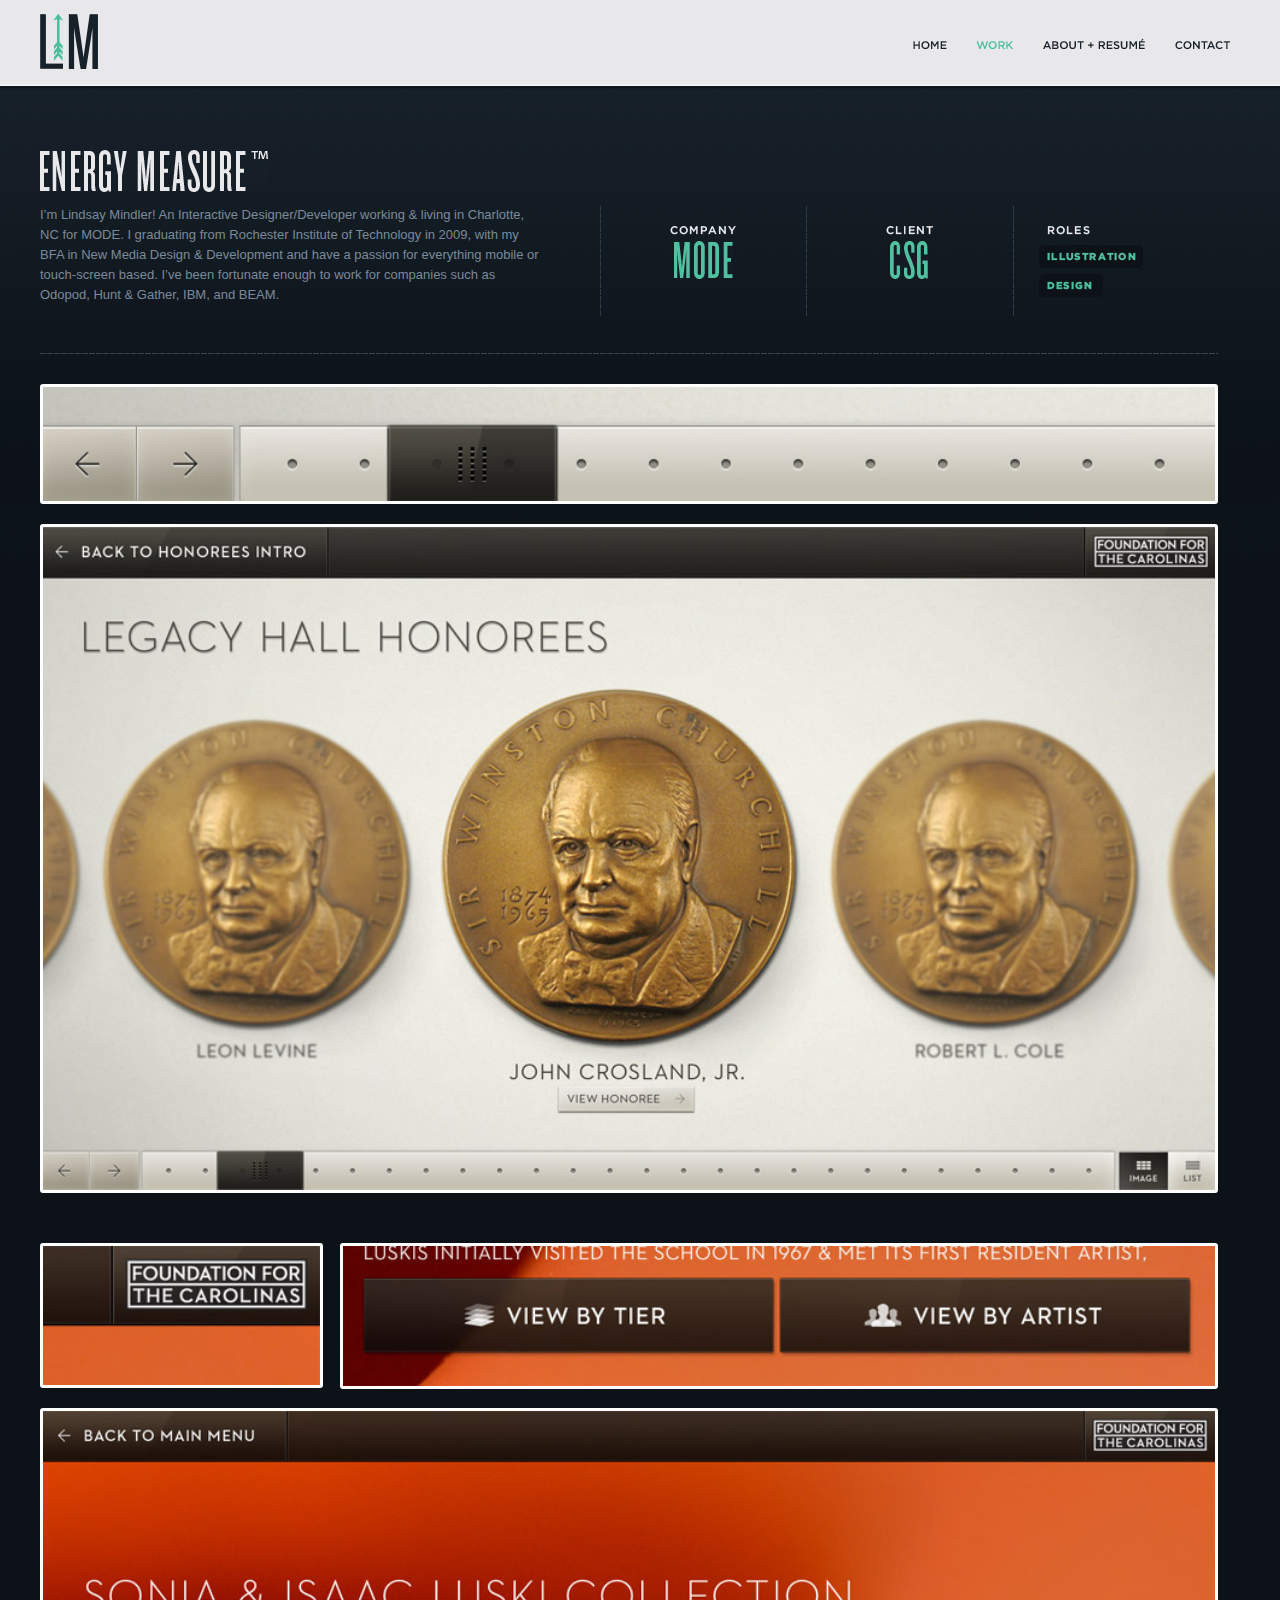
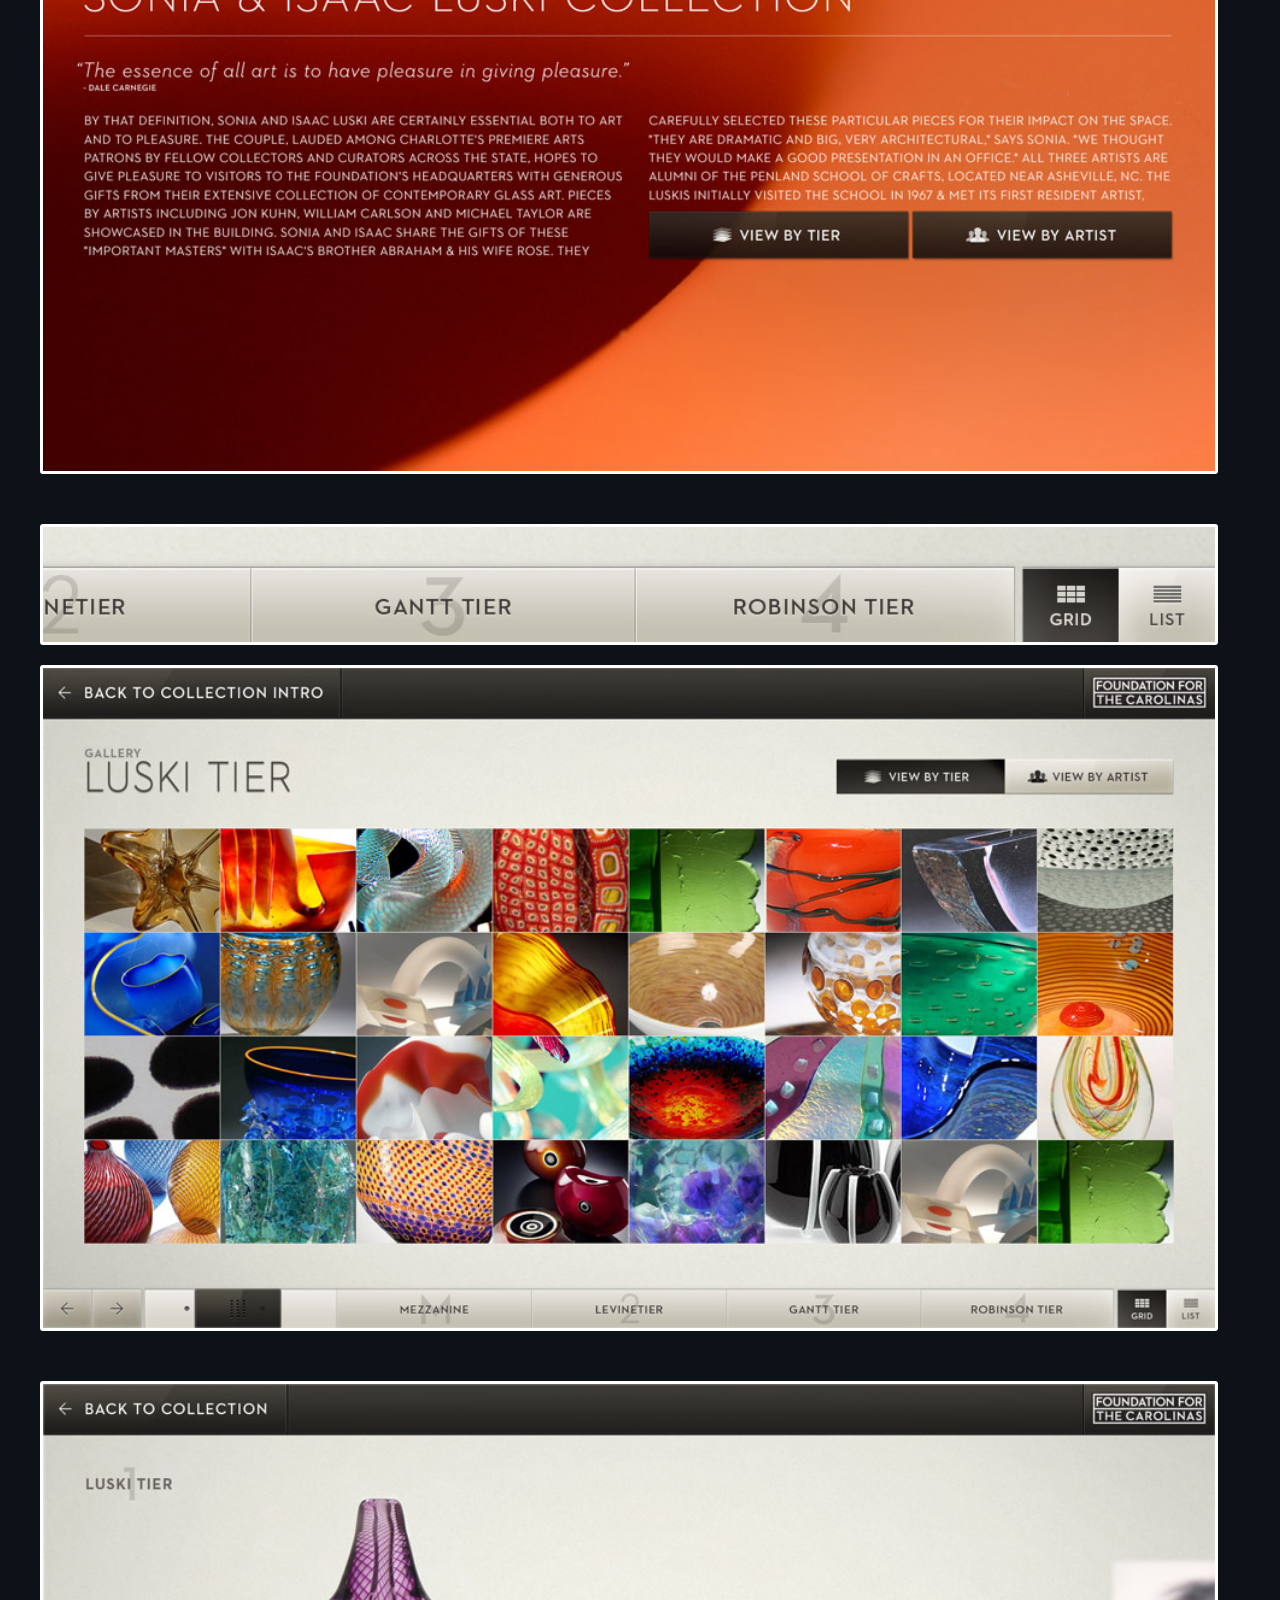
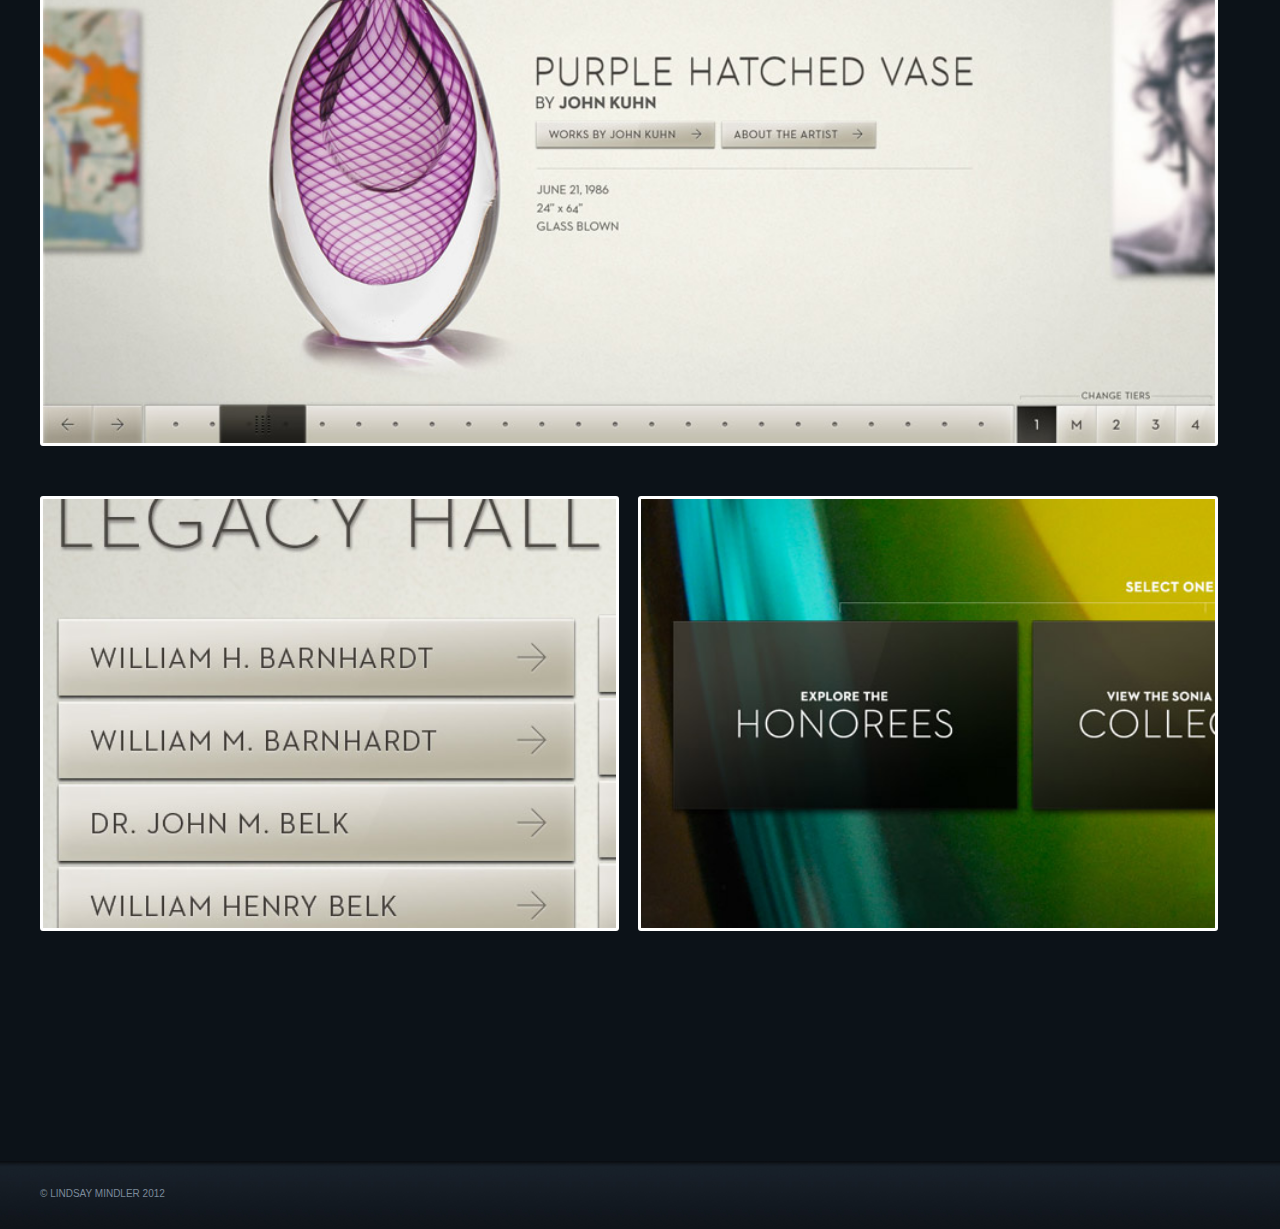
<file: work/csg/index.html>
<!DOCTYPE html PUBLIC "-//W3C//DTD XHTML 1.0 Transitional//EN" "http://www.w3.org/TR/xhtml1/DTD/xhtml1-transitional.dtd">
<html xmlns="http://www.w3.org/1999/xhtml">
<head>

  <meta http-equiv="Content-Type" content="text/html; charset=UTF-8" />
  <meta name="keywords" content="" />

  <!--<link rel="shortcut icon" href="assets/img/favicon.ico">
  <link rel="icon" type="image/ico" href="assets/img/favicon.ico">-->


  <link rel="stylesheet" type="text/css" href="../../assets/css/style.css" />
  <link rel="stylesheet" type="text/css" href="../../assets/css/work-detail.css" />

<!--
  <script src="../../src/js/hover.js" type="text/javascript"></script>
  <script defer type="text/javascript" src="../../src/js/pngfix.js"></script>

-->



  <title>LM</title>
</head>

<body>

    <header>
    <div class='logo'><a href="#"></a></div>
        <div class='nav_container'>

      <nav>
        <div id="menu">
          <ul>
            <li><div id='home-nav'><a href="../../index.html"></a></div></li>
            <li class='selected'><div id='works-nav'><a href="../../index.html#works"></a></div></li>
            <li><div id='aboutme-nav'><a href="../../index.html#aboutme"></a></div></li>
            <li><div id='contact-nav'><a href="../../index.html#contact"></a></div></li>
          </ul>
        </div>
      </nav>

    </div>
  </header>


  <div class='container'>
    <div class = 'description'>
      <div class = 'left'>
        <div class='title'><img src='../../assets/img/work/csg/title.jpg' /></div>
        <p>I’m Lindsay Mindler! An Interactive Designer/Developer working &amp; living in Charlotte, NC for MODE. I graduating from Rochester Institute of Technology in 2009, with my BFA in New Media Design &amp; Development and have a passion for everything mobile or touch-screen based. I’ve been fortunate enough to work for companies such as Odopod, Hunt &amp; Gather, IBM, and BEAM.</p>
      </div>
      <div class = 'right'>
        <div><div class ='company'><div class='mode'></div></div></div>
        <div><div class ='client'> <div class='csg'></div></div></div>
        <div><div class ='roles'>
          <div class='roles-title'></div>
          <div class='tag' id='illustration'></div>
          <div class='tag' id='design'></div>
        </div></div>
      </div>
    </div>

   


    <div class='images'>
       <div class='divider'></div>

      <div class ='image-full'><img src='../../assets/img/work/fftc/01_ui.jpg' /></div>

      <div class='small-spacer'></div>

      <div class ='image-full'><img src='../../assets/img/work/fftc/02.jpg' /></div>

      <div class='large-spacer'></div>

      <div class ='image-three-quarters'><img src='../../assets/img/work/fftc/04.jpg' /></div>

      <div class ='image-quarter'><img src='../../assets/img/work/fftc/03.jpg' /></div>

      <div class='small-spacer'></div>

      <div class ='image-full'><img src='../../assets/img/work/fftc/05.jpg' /></div>

      <div class='large-spacer'></div>

      <div class ='image-full'><img src='../../assets/img/work/fftc/06.jpg' /></div>

      <div class='small-spacer'></div>

      <div class ='image-full'><img src='../../assets/img/work/fftc/07.jpg' /></div>

      <div class='large-spacer'></div>

      <div class ='image-full'><img src='../../assets/img/work/fftc/08.jpg' /></div>

      <div class='large-spacer'></div>

      <div class ='image-half-left'><img src='../../assets/img/work/fftc/09.jpg' /></div>
      
      <div class ='image-half-right'><img src='../../assets/img/work/fftc/10.jpg' /></div>


    </div>




  </div>




  <footer><div class='footer_container'><p>© LINDSAY MINDLER 2012</p></div></footer>

</body>
</html>
</file>
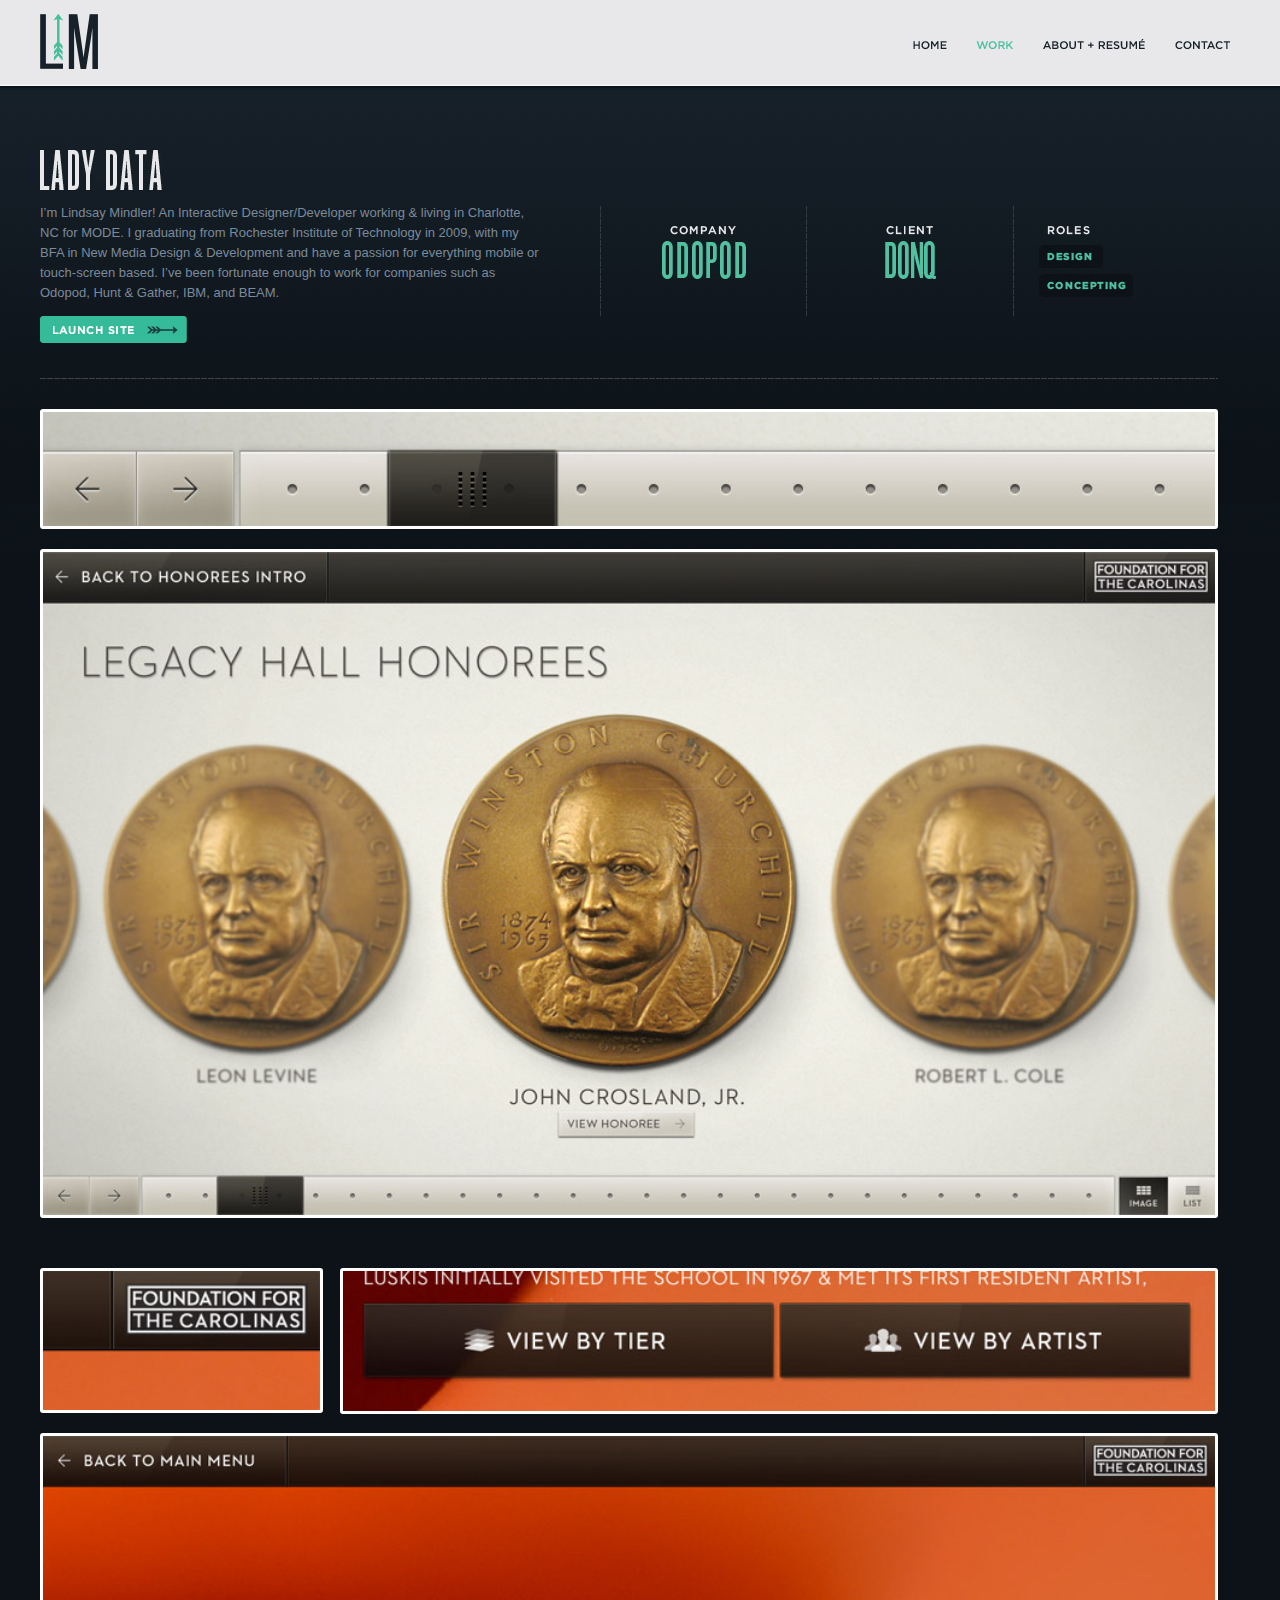
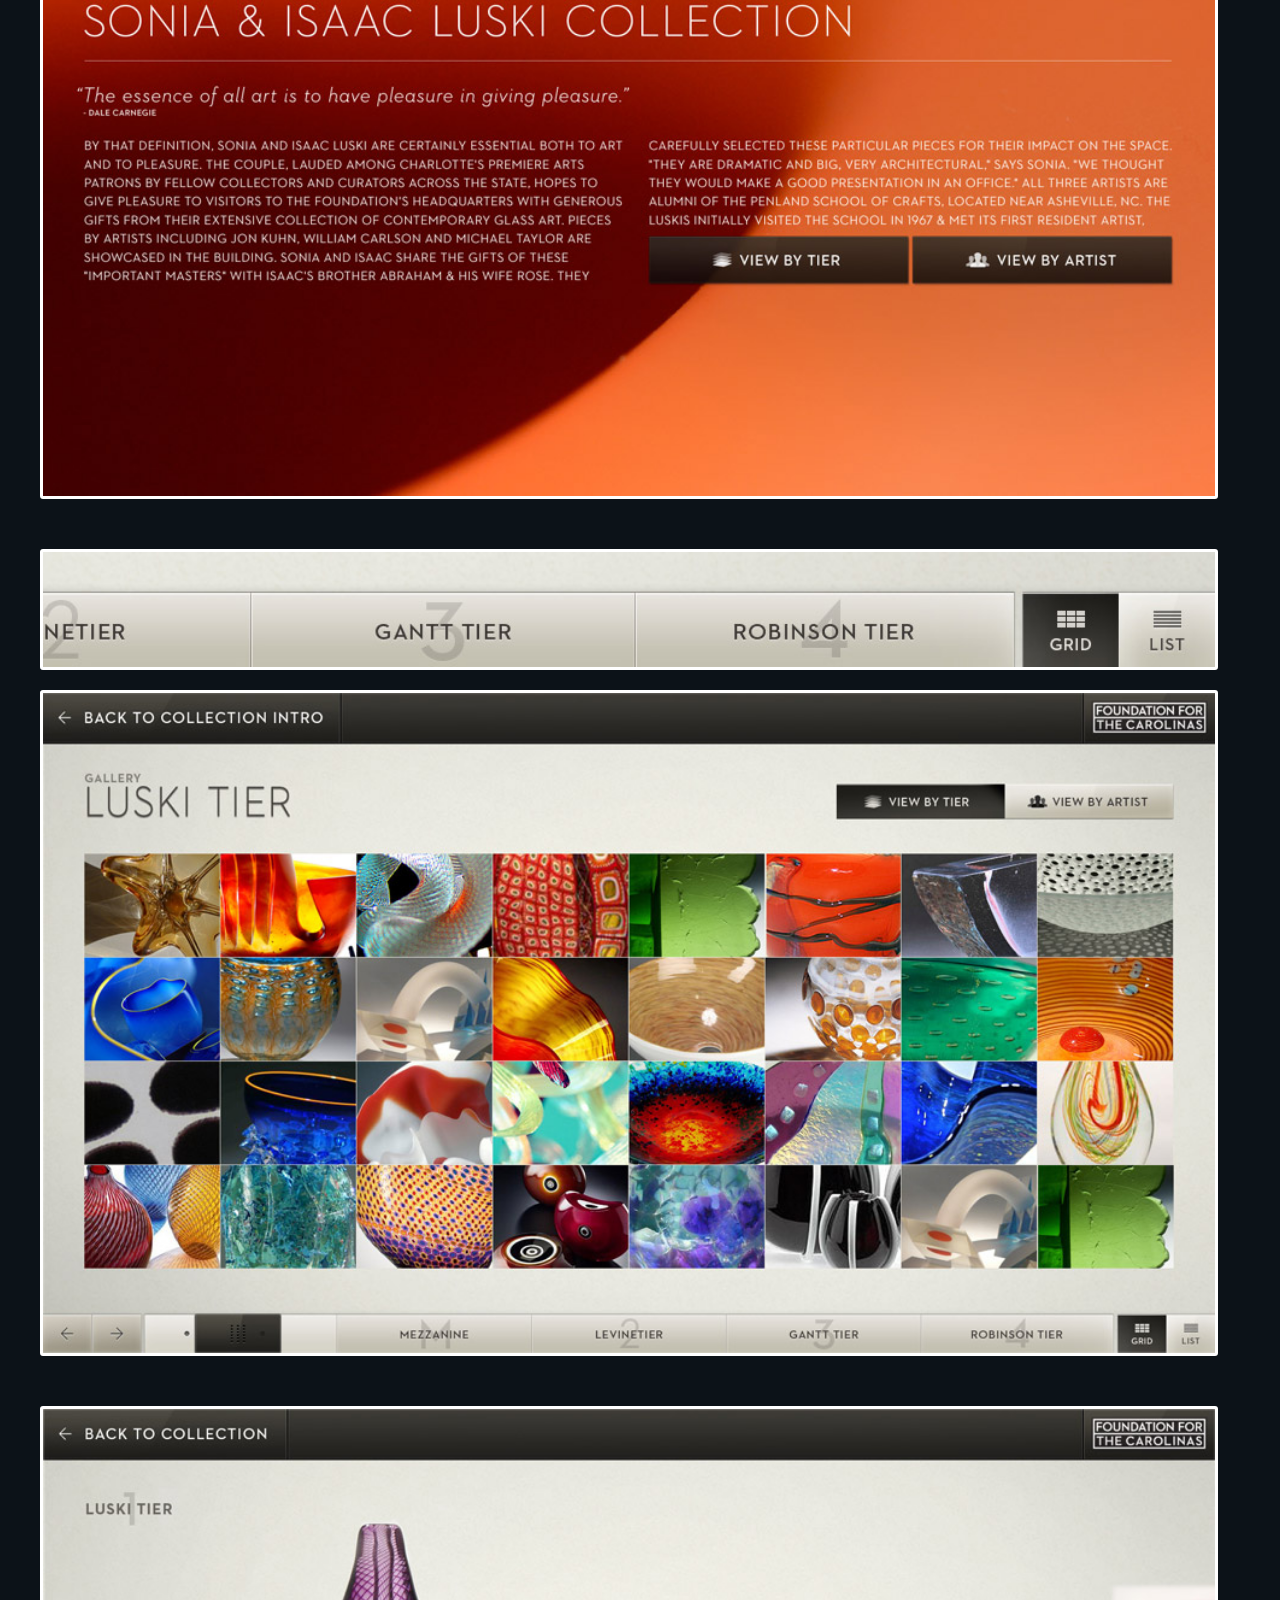
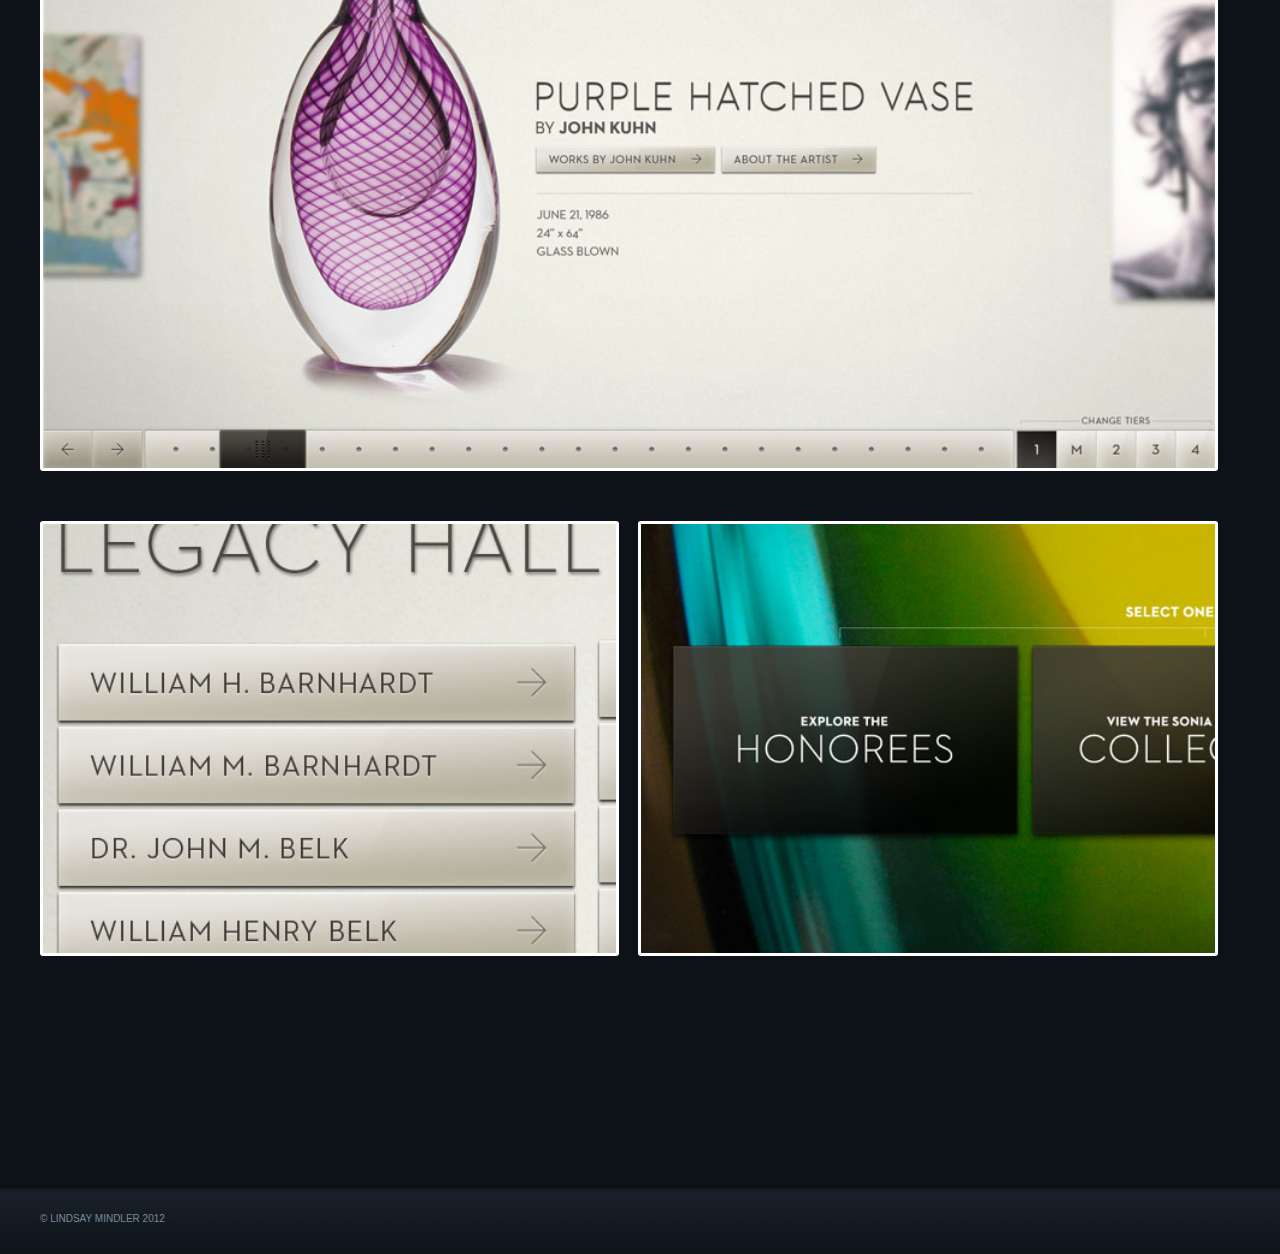
<file: work/donq/index.html>
<!DOCTYPE html PUBLIC "-//W3C//DTD XHTML 1.0 Transitional//EN" "http://www.w3.org/TR/xhtml1/DTD/xhtml1-transitional.dtd">
<html xmlns="http://www.w3.org/1999/xhtml">
<head>

  <meta http-equiv="Content-Type" content="text/html; charset=UTF-8" />
  <meta name="keywords" content="" />

  <!--<link rel="shortcut icon" href="assets/img/favicon.ico">
  <link rel="icon" type="image/ico" href="assets/img/favicon.ico">-->


  <link rel="stylesheet" type="text/css" href="../../assets/css/style.css" />
  <link rel="stylesheet" type="text/css" href="../../assets/css/work-detail.css" />

<!--
  <script src="../../src/js/hover.js" type="text/javascript"></script>
  <script defer type="text/javascript" src="../../src/js/pngfix.js"></script>

-->



  <title>LM</title>
</head>

<body>

    <header>
    <div class='logo'><a href="#"></a></div>
        <div class='nav_container'>

      <nav>
        <div id="menu">
          <ul>
            <li><div id='home-nav'><a href="../../index.html"></a></div></li>
            <li class='selected'><div id='works-nav'><a href="../../index.html#works"></a></div></li>
            <li><div id='aboutme-nav'><a href="../../index.html#aboutme"></a></div></li>
            <li><div id='contact-nav'><a href="../../index.html#contact"></a></div></li>
          </ul>
        </div>
      </nav>

    </div>
  </header>


  <div class='container'>
    <div class = 'description'>
      <div class = 'left'>
        <div class='title'><img src='../../assets/img/work/donq/title.jpg' /></div>
        <p>I’m Lindsay Mindler! An Interactive Designer/Developer working &amp; living in Charlotte, NC for MODE. I graduating from Rochester Institute of Technology in 2009, with my BFA in New Media Design &amp; Development and have a passion for everything mobile or touch-screen based. I’ve been fortunate enough to work for companies such as Odopod, Hunt &amp; Gather, IBM, and BEAM.</p>
        <div class='launch-button'><a href='http://donq.com/ladydata/' target='_blank'></a></div>
      </div>
      <div class = 'right'>
        <div><div class ='company'><div class='odopod'></div></div></div>
        <div><div class ='client'> <div class='donq'></div></div></div>
        <div><div class ='roles'>
          <div class='roles-title'></div>
          <div class='tag' id='design'></div>
          <div class='tag' id='concepting'></div>
        </div></div>
      </div>
    </div>

   


    <div class='images'>
       <div class='divider'></div>

      <div class ='image-full'><img src='../../assets/img/work/fftc/01_ui.jpg' /></div>

      <div class='small-spacer'></div>

      <div class ='image-full'><img src='../../assets/img/work/fftc/02.jpg' /></div>

      <div class='large-spacer'></div>

      <div class ='image-three-quarters'><img src='../../assets/img/work/fftc/04.jpg' /></div>

      <div class ='image-quarter'><img src='../../assets/img/work/fftc/03.jpg' /></div>

      <div class='small-spacer'></div>

      <div class ='image-full'><img src='../../assets/img/work/fftc/05.jpg' /></div>

      <div class='large-spacer'></div>

      <div class ='image-full'><img src='../../assets/img/work/fftc/06.jpg' /></div>

      <div class='small-spacer'></div>

      <div class ='image-full'><img src='../../assets/img/work/fftc/07.jpg' /></div>

      <div class='large-spacer'></div>

      <div class ='image-full'><img src='../../assets/img/work/fftc/08.jpg' /></div>

      <div class='large-spacer'></div>

      <div class ='image-half-left'><img src='../../assets/img/work/fftc/09.jpg' /></div>
      
      <div class ='image-half-right'><img src='../../assets/img/work/fftc/10.jpg' /></div>


    </div>




  </div>




  <footer><div class='footer_container'><p>© LINDSAY MINDLER 2012</p></div></footer>

</body>
</html>
</file>
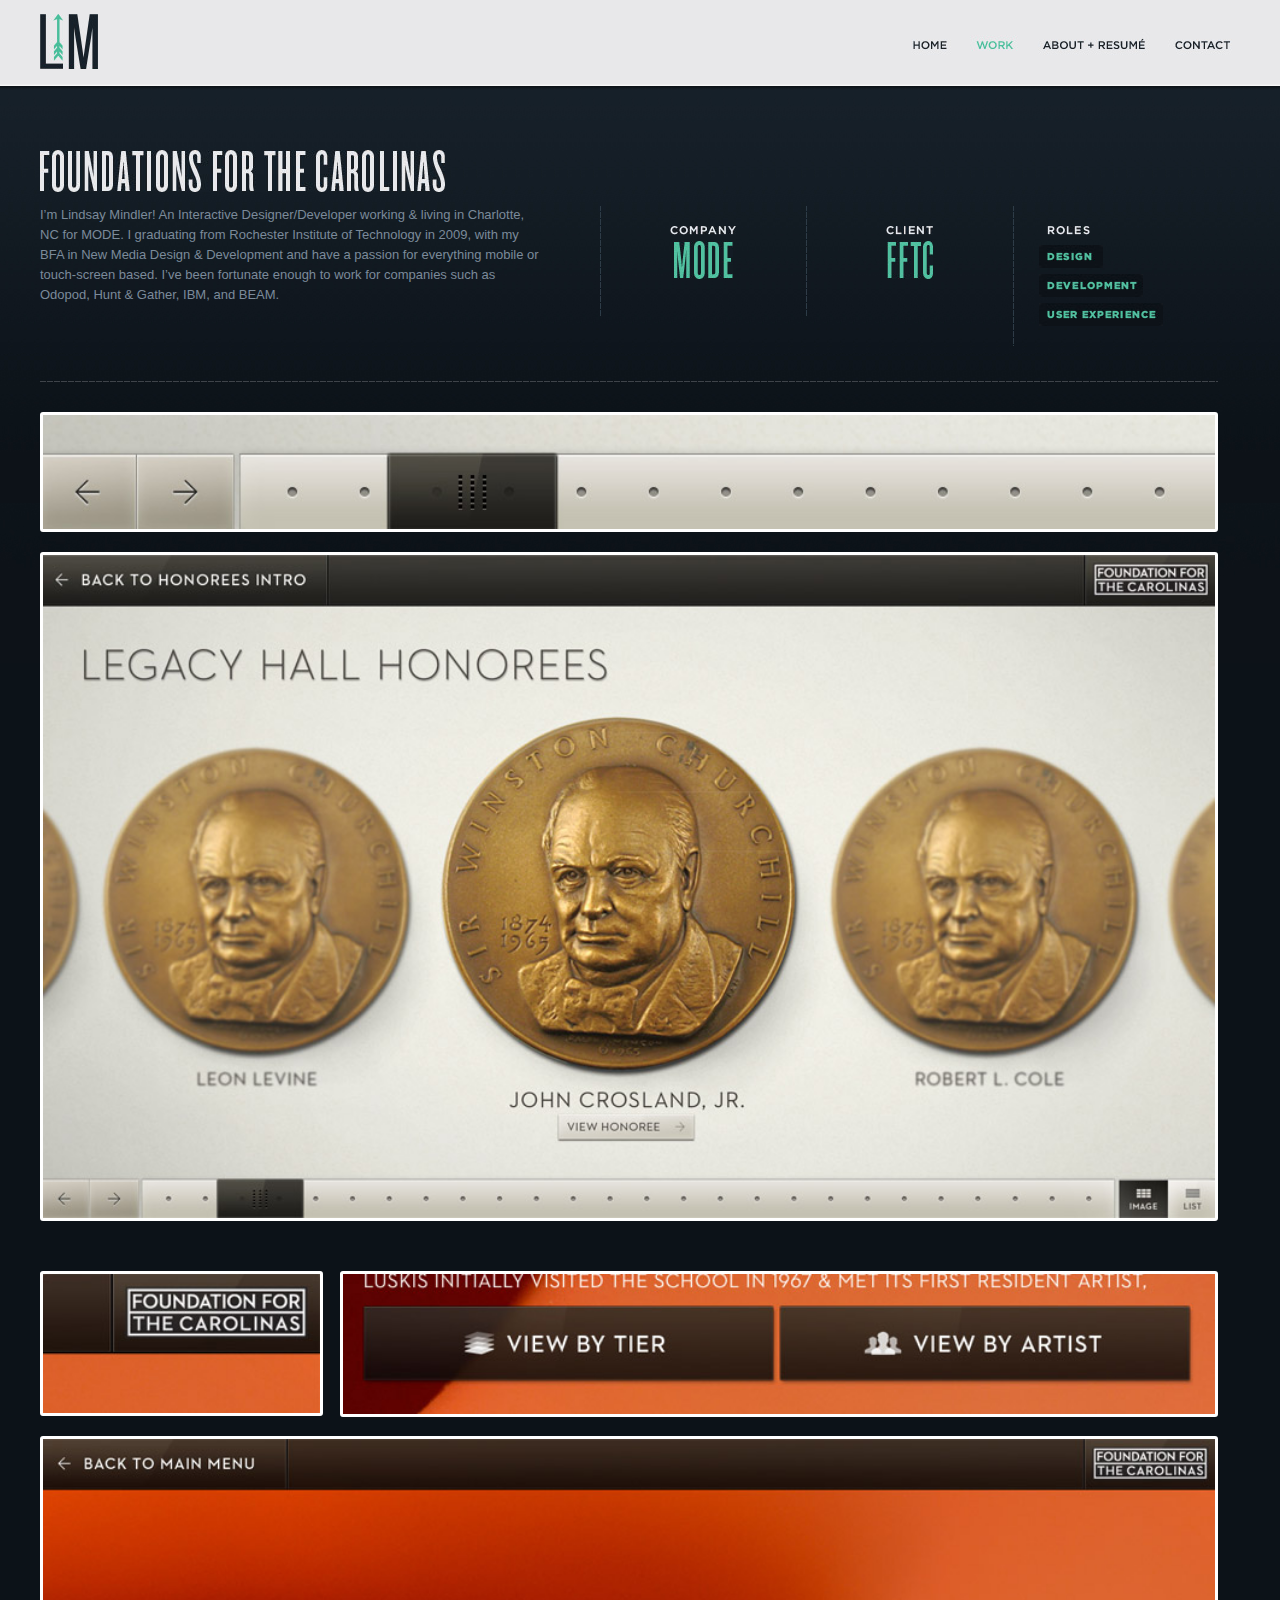
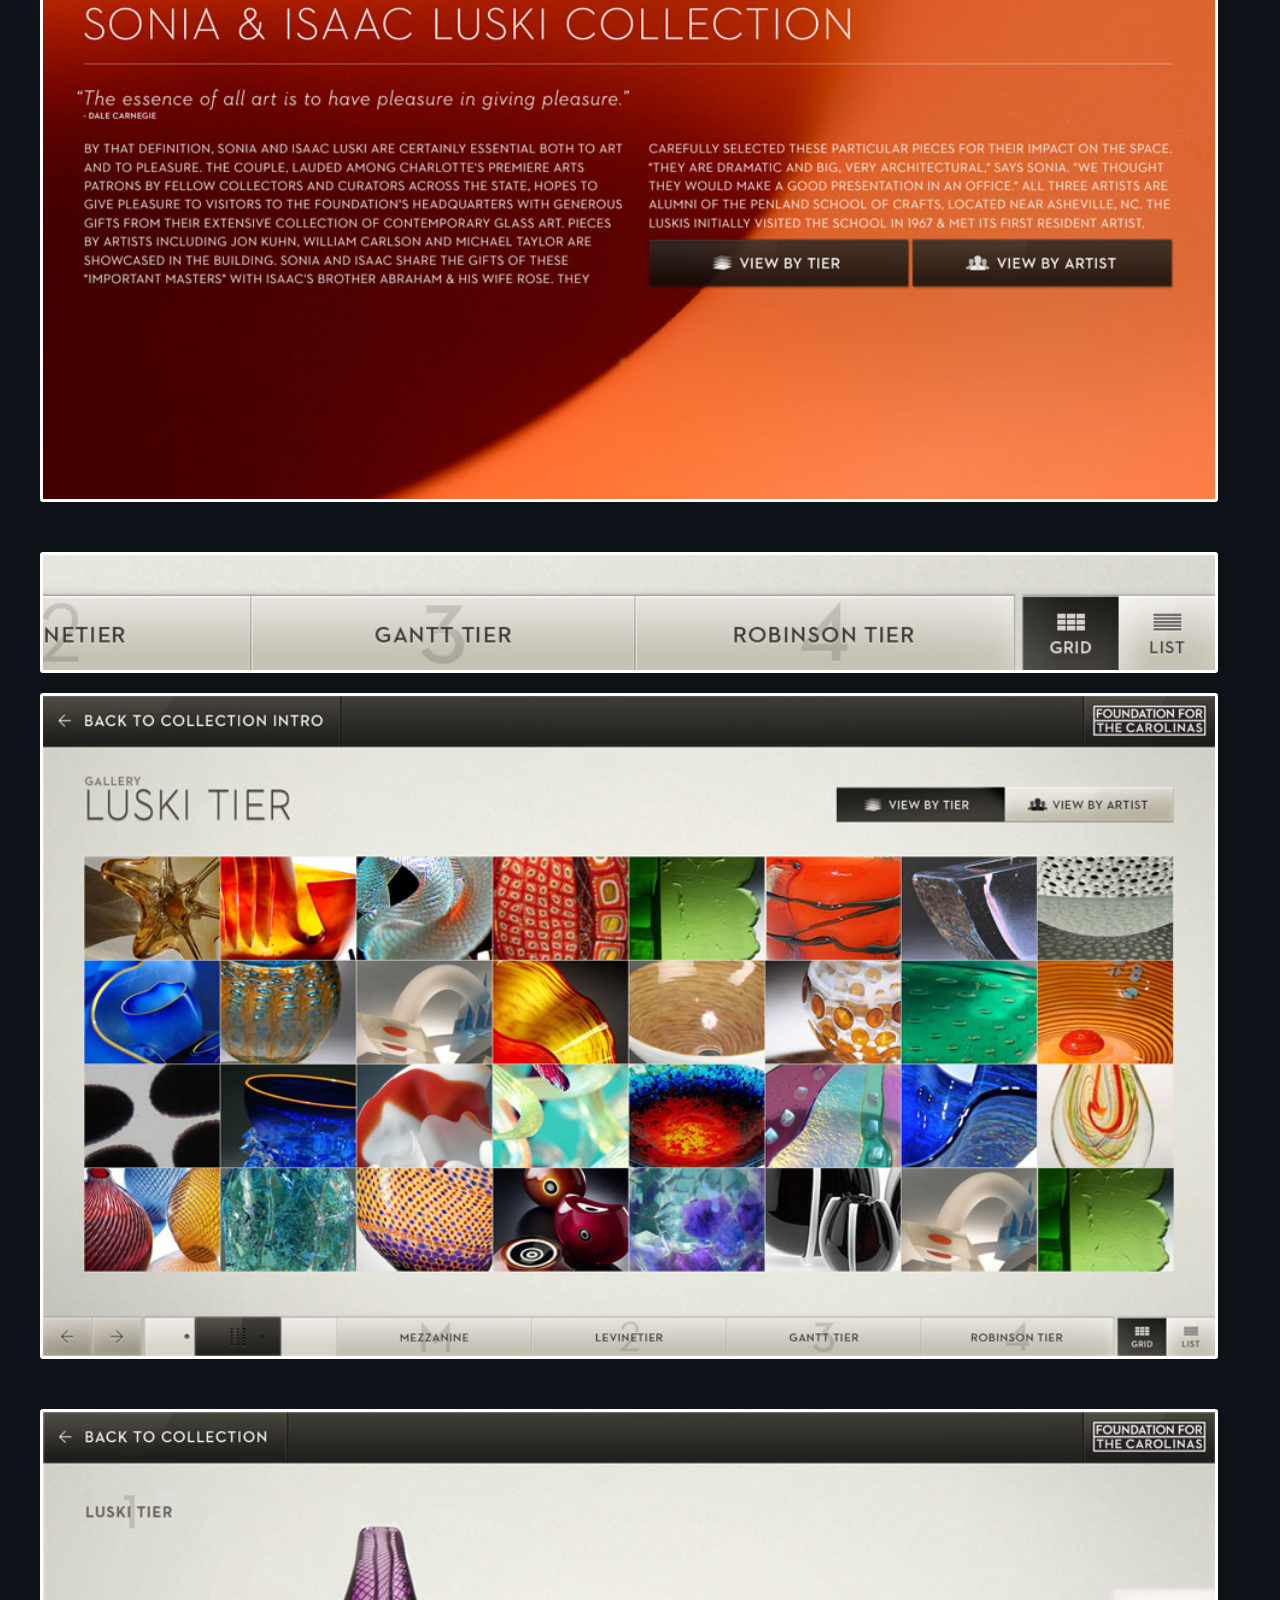
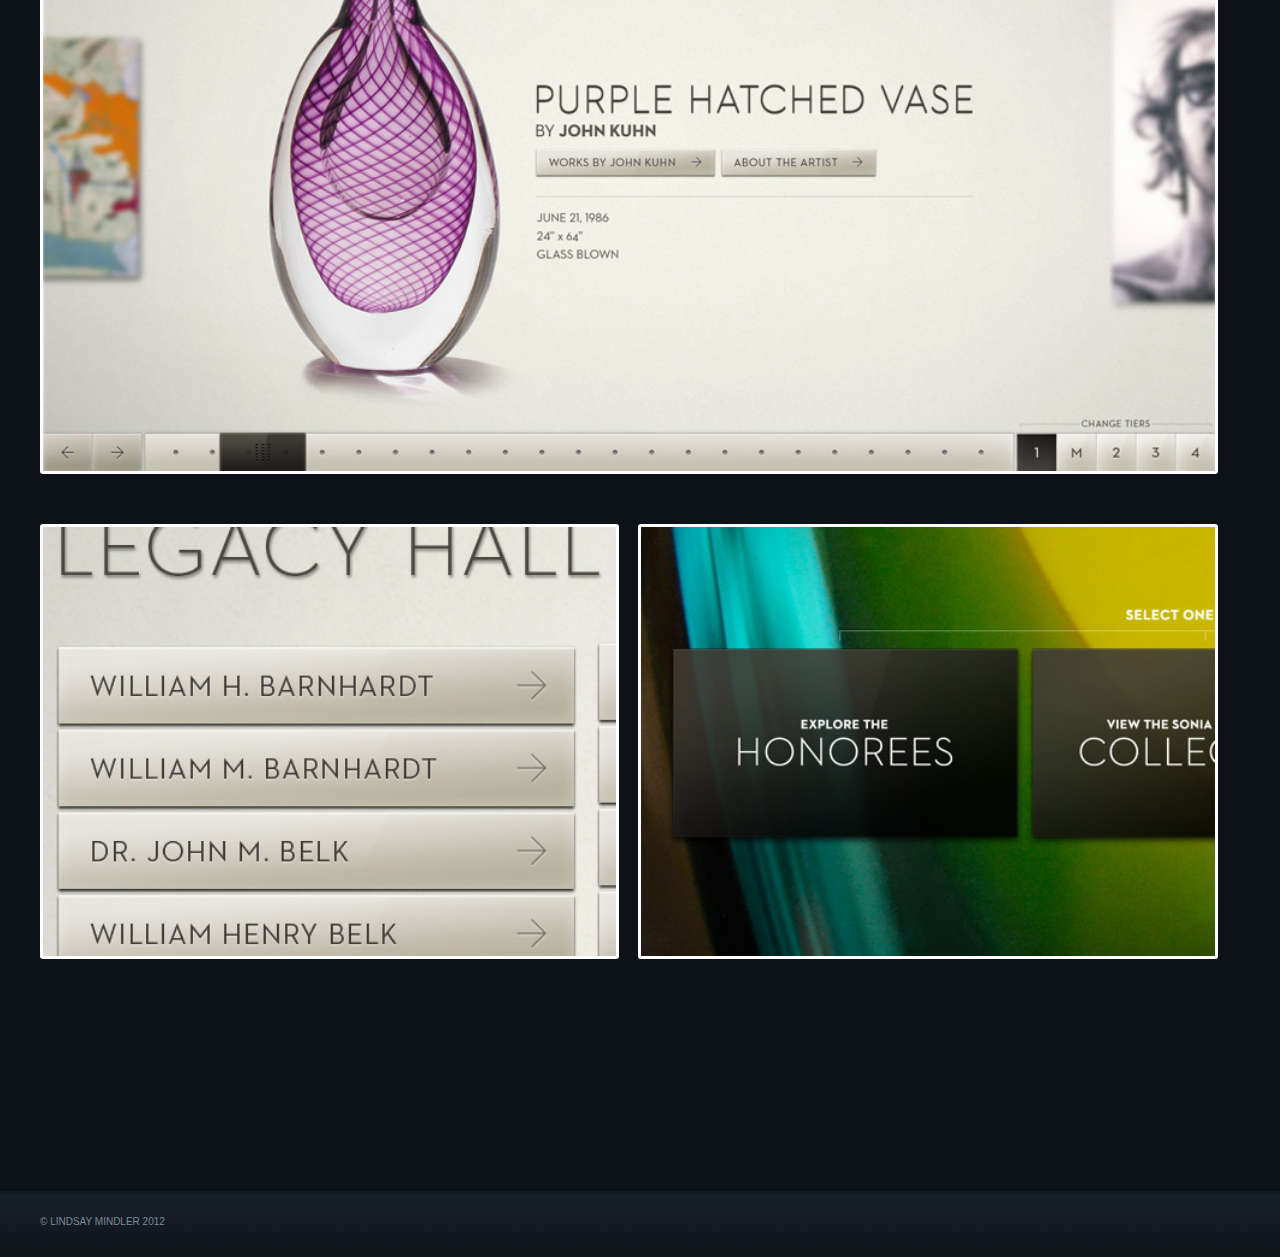
<file: work/fftc/index.html>
<!DOCTYPE html PUBLIC "-//W3C//DTD XHTML 1.0 Transitional//EN" "http://www.w3.org/TR/xhtml1/DTD/xhtml1-transitional.dtd">
<html xmlns="http://www.w3.org/1999/xhtml">
<head>

  <meta http-equiv="Content-Type" content="text/html; charset=UTF-8" />
  <meta name="keywords" content="" />

  <!--<link rel="shortcut icon" href="assets/img/favicon.ico">
  <link rel="icon" type="image/ico" href="assets/img/favicon.ico">-->


  <link rel="stylesheet" type="text/css" href="../../assets/css/style.css" />
  <link rel="stylesheet" type="text/css" href="../../assets/css/work-detail.css" />
  <link rel="stylesheet" type="text/css" href="../../assets/css/work/fftc.css" />

<!--
  <script src="../../src/js/hover.js" type="text/javascript"></script>
  <script defer type="text/javascript" src="../../src/js/pngfix.js"></script>

-->



  <title>LM</title>
</head>

<body>

    <header>
    <div class='logo'><a href="#"></a></div>
        <div class='nav_container'>

      <nav>
        <div id="menu">
          <ul>
            <li><div id='home-nav'><a href="../../index.html"></a></div></li>
            <li class='selected'><div id='works-nav'><a href="../../index.html#works"></a></div></li>
            <li><div id='aboutme-nav'><a href="../../index.html#aboutme"></a></div></li>
            <li><div id='contact-nav'><a href="../../index.html#contact"></a></div></li>
          </ul>
        </div>
      </nav>

    </div>
  </header>


  <div class='container'>
    <div class = 'description'>
      <div class = 'left'>
        <div class='title'></div>
        <p>I’m Lindsay Mindler! An Interactive Designer/Developer working &amp; living in Charlotte, NC for MODE. I graduating from Rochester Institute of Technology in 2009, with my BFA in New Media Design &amp; Development and have a passion for everything mobile or touch-screen based. I’ve been fortunate enough to work for companies such as Odopod, Hunt &amp; Gather, IBM, and BEAM.</p>
      </div>
      <div class = 'right'>
        <div><div class ='company'><div class='mode'></div></div></div>
        <div><div class ='client'> <div class='fftc'></div></div></div>
        <div><div class ='roles'>
          <div class='roles-title'></div>
          <div class='tag' id='design'></div>
          <div class='tag' id='development'></div>
          <div class='tag' id='ux'></div>
        </div></div>
      </div>
    </div>

   


    <div class='images'>
       <div class='divider'></div>

      <div class ='image-full'><img src='../../assets/img/work/fftc/01_ui.jpg' /></div>

      <div class='small-spacer'></div>

      <div class ='image-full'><img src='../../assets/img/work/fftc/02.jpg' /></div>

      <div class='large-spacer'></div>

      <div class ='image-three-quarters'><img src='../../assets/img/work/fftc/04.jpg' /></div>

      <div class ='image-quarter'><img src='../../assets/img/work/fftc/03.jpg' /></div>

      <div class='small-spacer'></div>

      <div class ='image-full'><img src='../../assets/img/work/fftc/05.jpg' /></div>

      <div class='large-spacer'></div>

      <div class ='image-full'><img src='../../assets/img/work/fftc/06.jpg' /></div>

      <div class='small-spacer'></div>

      <div class ='image-full'><img src='../../assets/img/work/fftc/07.jpg' /></div>

      <div class='large-spacer'></div>

      <div class ='image-full'><img src='../../assets/img/work/fftc/08.jpg' /></div>

      <div class='large-spacer'></div>

      <div class ='image-half-left'><img src='../../assets/img/work/fftc/09.jpg' /></div>
      
      <div class ='image-half-right'><img src='../../assets/img/work/fftc/10.jpg' /></div>


    </div>




  </div>




  <footer><div class='footer_container'><p>© LINDSAY MINDLER 2012</p></div></footer>

</body>
</html>
</file>
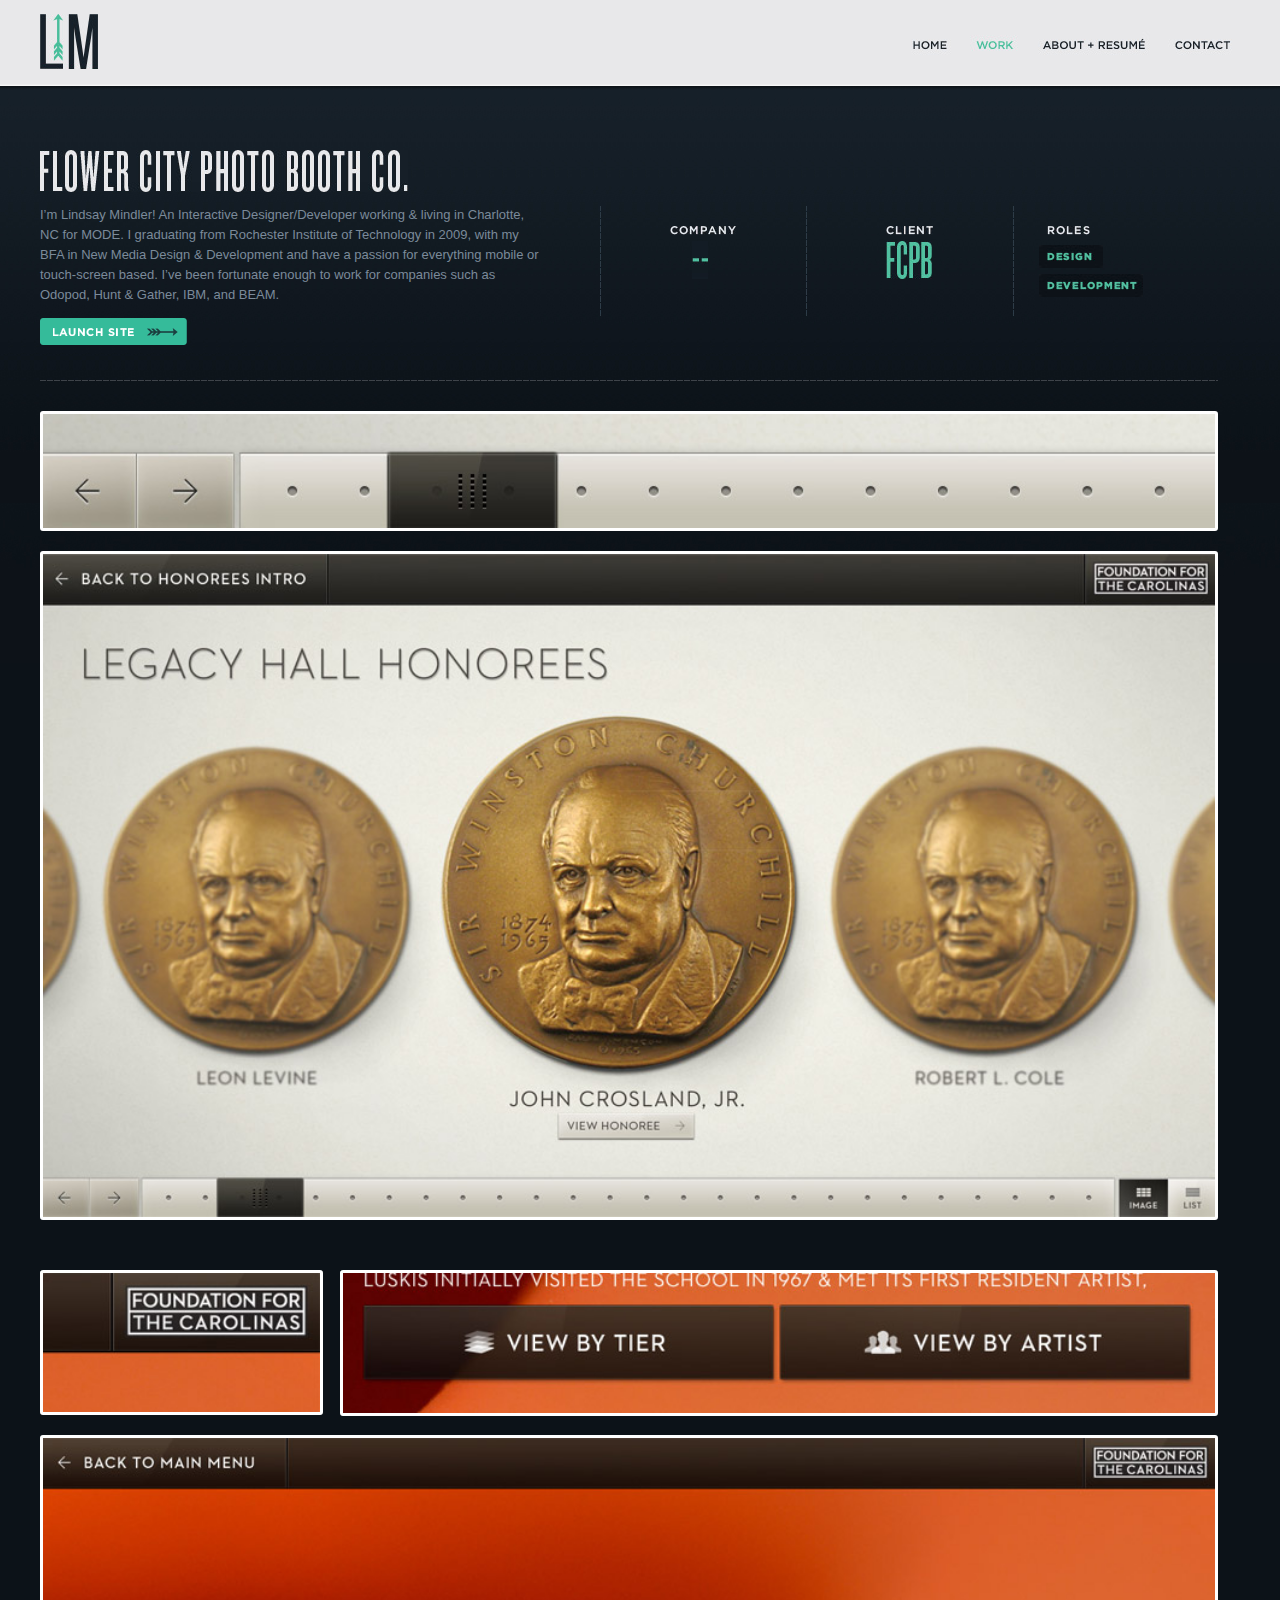
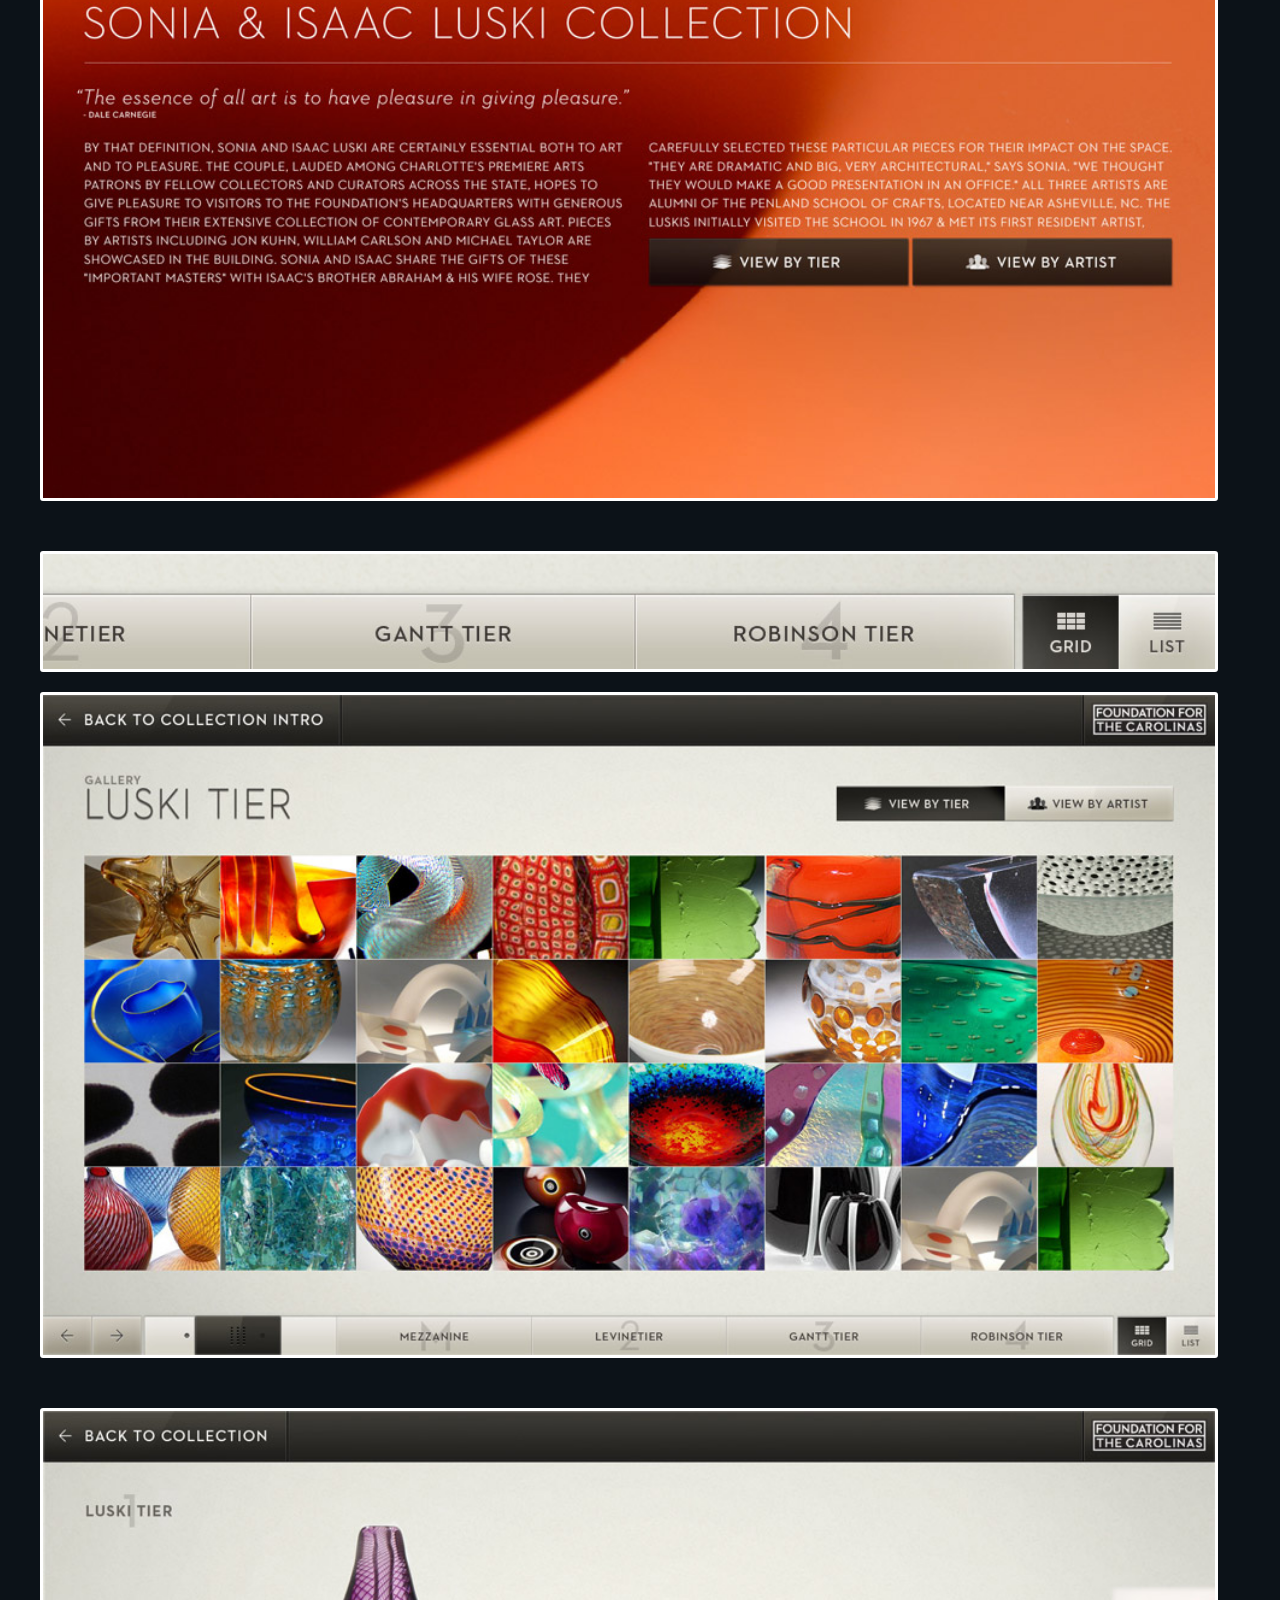
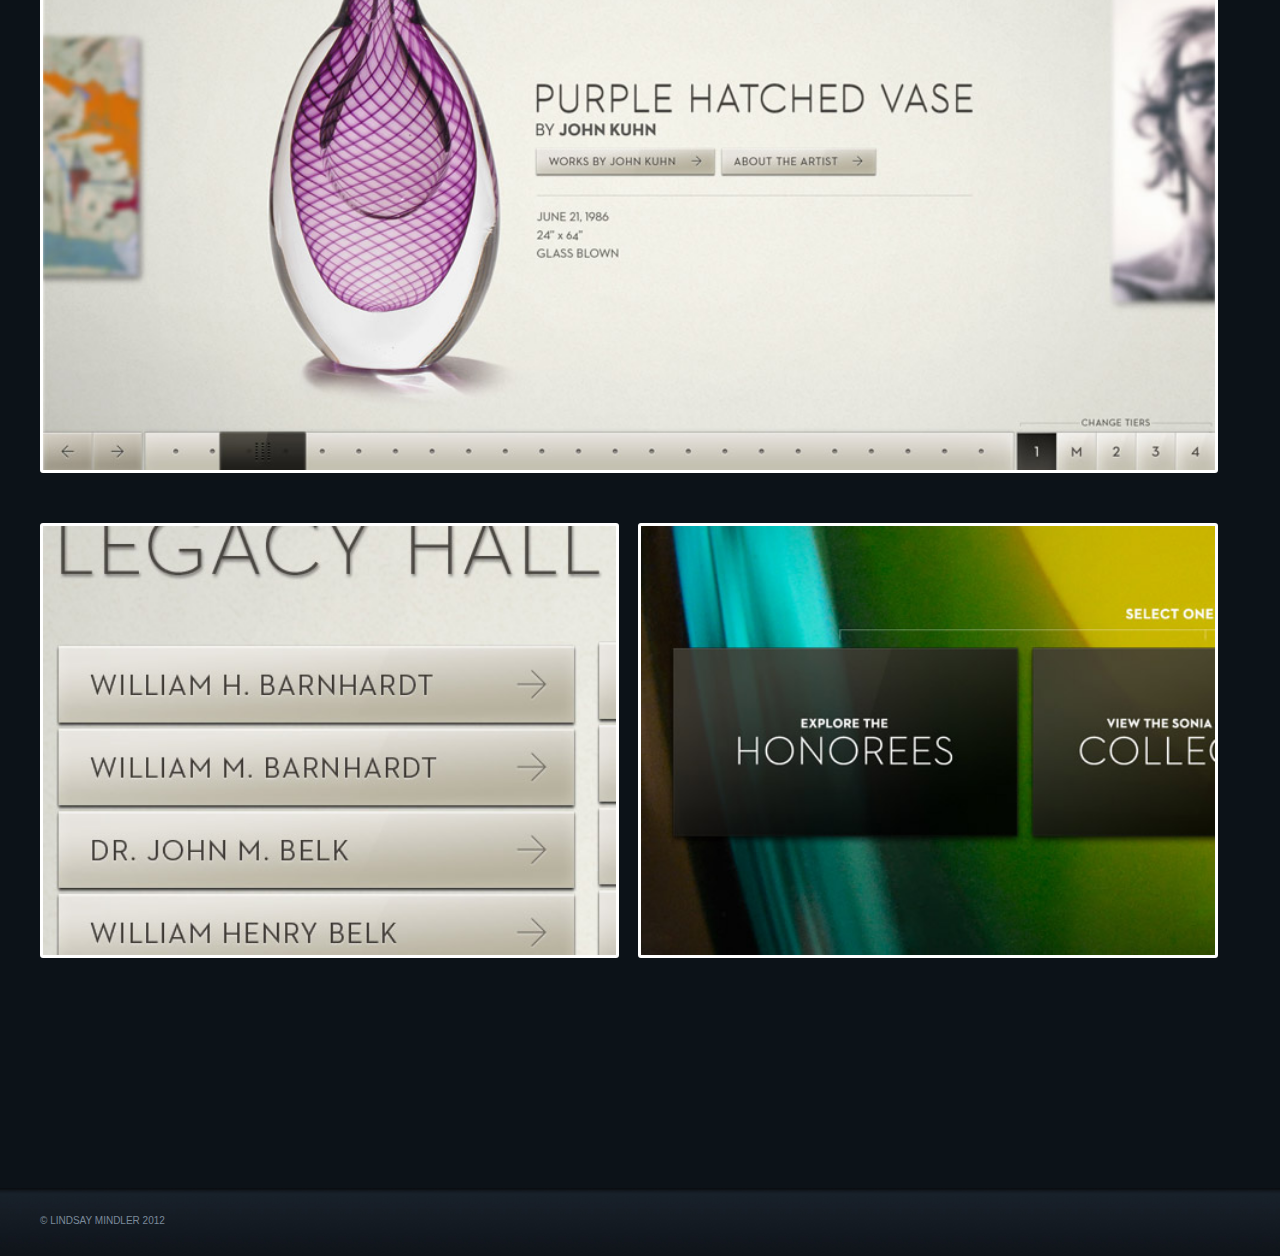
<file: work/flower-city/index.html>
<!DOCTYPE html PUBLIC "-//W3C//DTD XHTML 1.0 Transitional//EN" "http://www.w3.org/TR/xhtml1/DTD/xhtml1-transitional.dtd">
<html xmlns="http://www.w3.org/1999/xhtml">
<head>

  <meta http-equiv="Content-Type" content="text/html; charset=UTF-8" />
  <meta name="keywords" content="" />

  <!--<link rel="shortcut icon" href="assets/img/favicon.ico">
  <link rel="icon" type="image/ico" href="assets/img/favicon.ico">-->


  <link rel="stylesheet" type="text/css" href="../../assets/css/style.css" />
  <link rel="stylesheet" type="text/css" href="../../assets/css/work-detail.css" />

<!--
  <script src="../../src/js/hover.js" type="text/javascript"></script>
  <script defer type="text/javascript" src="../../src/js/pngfix.js"></script>

-->



  <title>LM</title>
</head>

<body>

    <header>
    <div class='logo'><a href="#"></a></div>
        <div class='nav_container'>

      <nav>
        <div id="menu">
          <ul>
            <li><div id='home-nav'><a href="../../index.html"></a></div></li>
            <li class='selected'><div id='works-nav'><a href="../../index.html#works"></a></div></li>
            <li><div id='aboutme-nav'><a href="../../index.html#aboutme"></a></div></li>
            <li><div id='contact-nav'><a href="../../index.html#contact"></a></div></li>
          </ul>
        </div>
      </nav>

    </div>
  </header>


  <div class='container'>
    <div class = 'description'>
      <div class = 'left'>
        <div class='title'><img src='../../assets/img/work/flower-city/title.jpg' /></div>
        <p>I’m Lindsay Mindler! An Interactive Designer/Developer working &amp; living in Charlotte, NC for MODE. I graduating from Rochester Institute of Technology in 2009, with my BFA in New Media Design &amp; Development and have a passion for everything mobile or touch-screen based. I’ve been fortunate enough to work for companies such as Odopod, Hunt &amp; Gather, IBM, and BEAM.</p>
        <div class='launch-button'><a href='http://flowercityphotobooth.com' target='_blank'></a></div>
      </div>
      <div class = 'right'>
        <div><div class ='company'><div class='none'></div></div></div>
        <div><div class ='client'> <div class='flower-city'></div></div></div>
        <div><div class ='roles'>
          <div class='roles-title'></div>
          <div class='tag' id='design'></div>
          <div class='tag' id='development'></div>
        </div></div>
      </div>
    </div>

   


    <div class='images'>
       <div class='divider'></div>

      <div class ='image-full'><img src='../../assets/img/work/fftc/01_ui.jpg' /></div>

      <div class='small-spacer'></div>

      <div class ='image-full'><img src='../../assets/img/work/fftc/02.jpg' /></div>

      <div class='large-spacer'></div>

      <div class ='image-three-quarters'><img src='../../assets/img/work/fftc/04.jpg' /></div>

      <div class ='image-quarter'><img src='../../assets/img/work/fftc/03.jpg' /></div>

      <div class='small-spacer'></div>

      <div class ='image-full'><img src='../../assets/img/work/fftc/05.jpg' /></div>

      <div class='large-spacer'></div>

      <div class ='image-full'><img src='../../assets/img/work/fftc/06.jpg' /></div>

      <div class='small-spacer'></div>

      <div class ='image-full'><img src='../../assets/img/work/fftc/07.jpg' /></div>

      <div class='large-spacer'></div>

      <div class ='image-full'><img src='../../assets/img/work/fftc/08.jpg' /></div>

      <div class='large-spacer'></div>

      <div class ='image-half-left'><img src='../../assets/img/work/fftc/09.jpg' /></div>
      
      <div class ='image-half-right'><img src='../../assets/img/work/fftc/10.jpg' /></div>


    </div>




  </div>




  <footer><div class='footer_container'><p>© LINDSAY MINDLER 2012</p></div></footer>

</body>
</html>
</file>
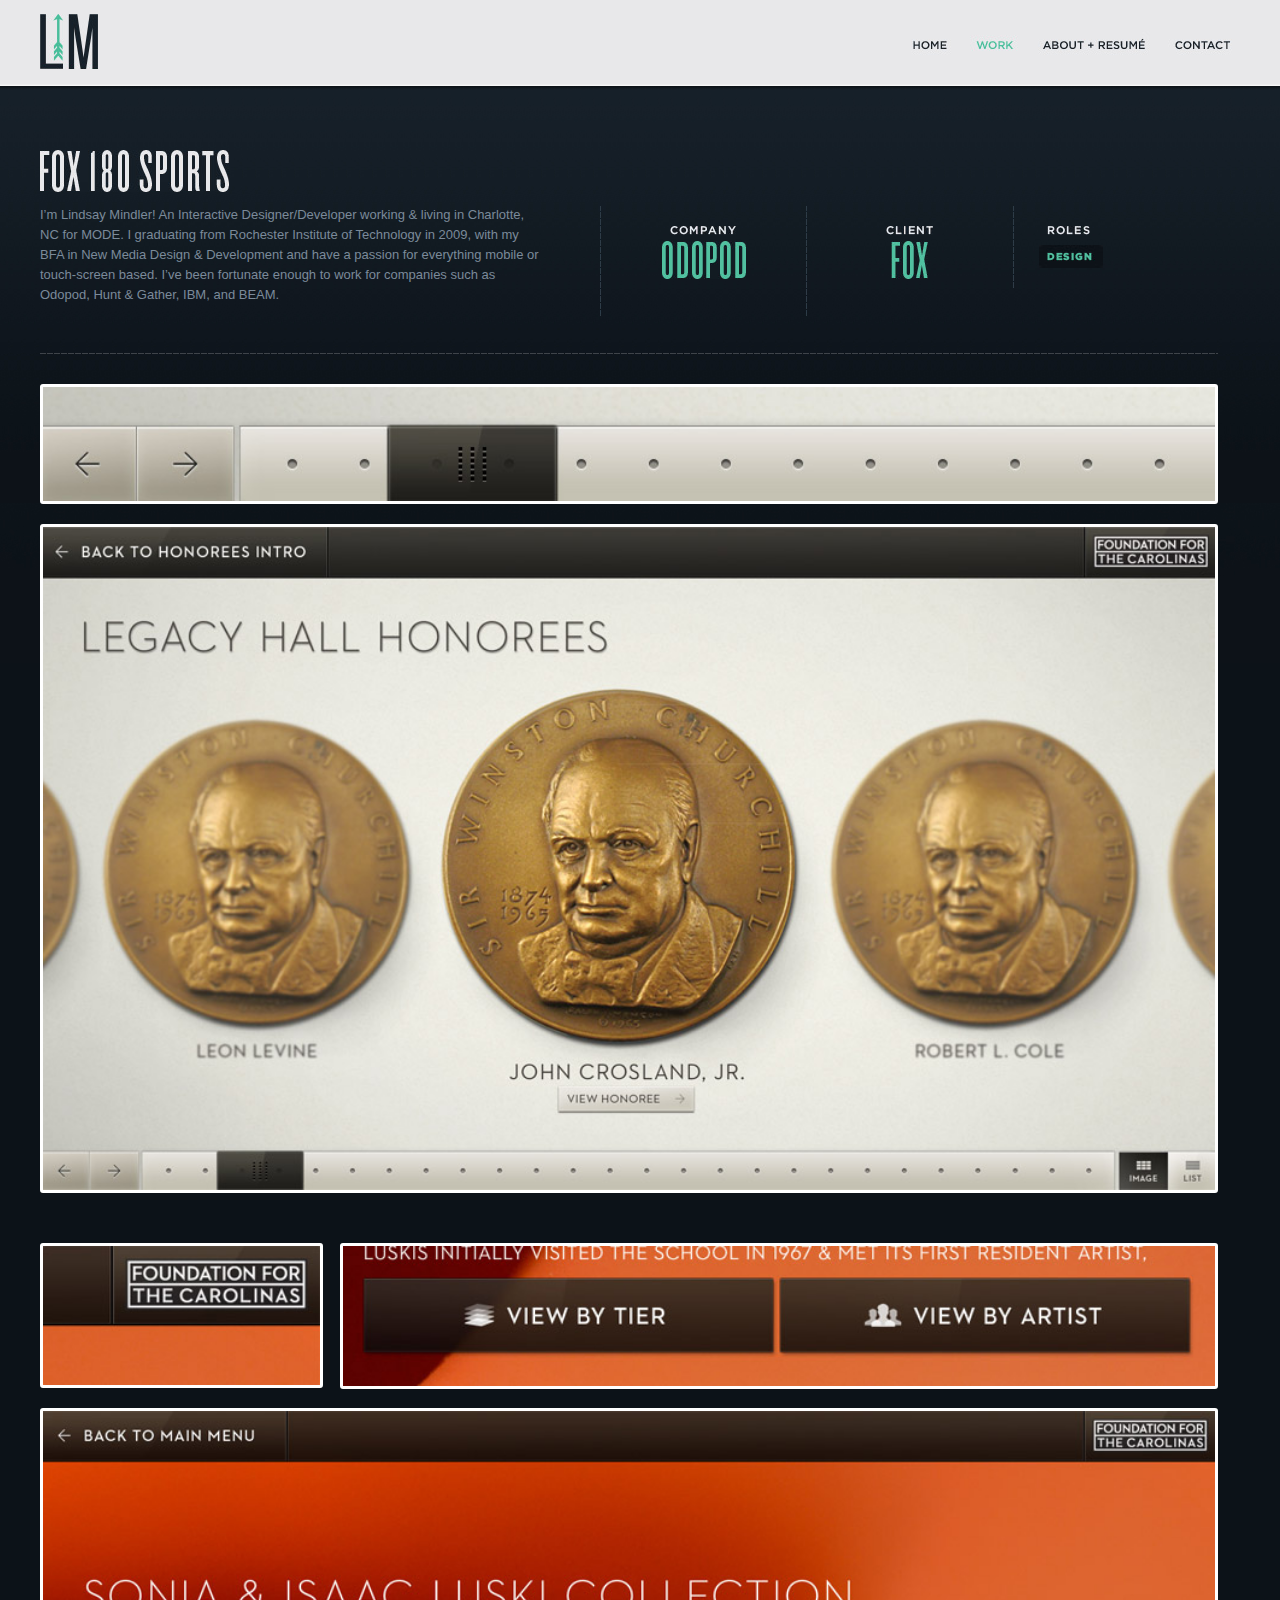
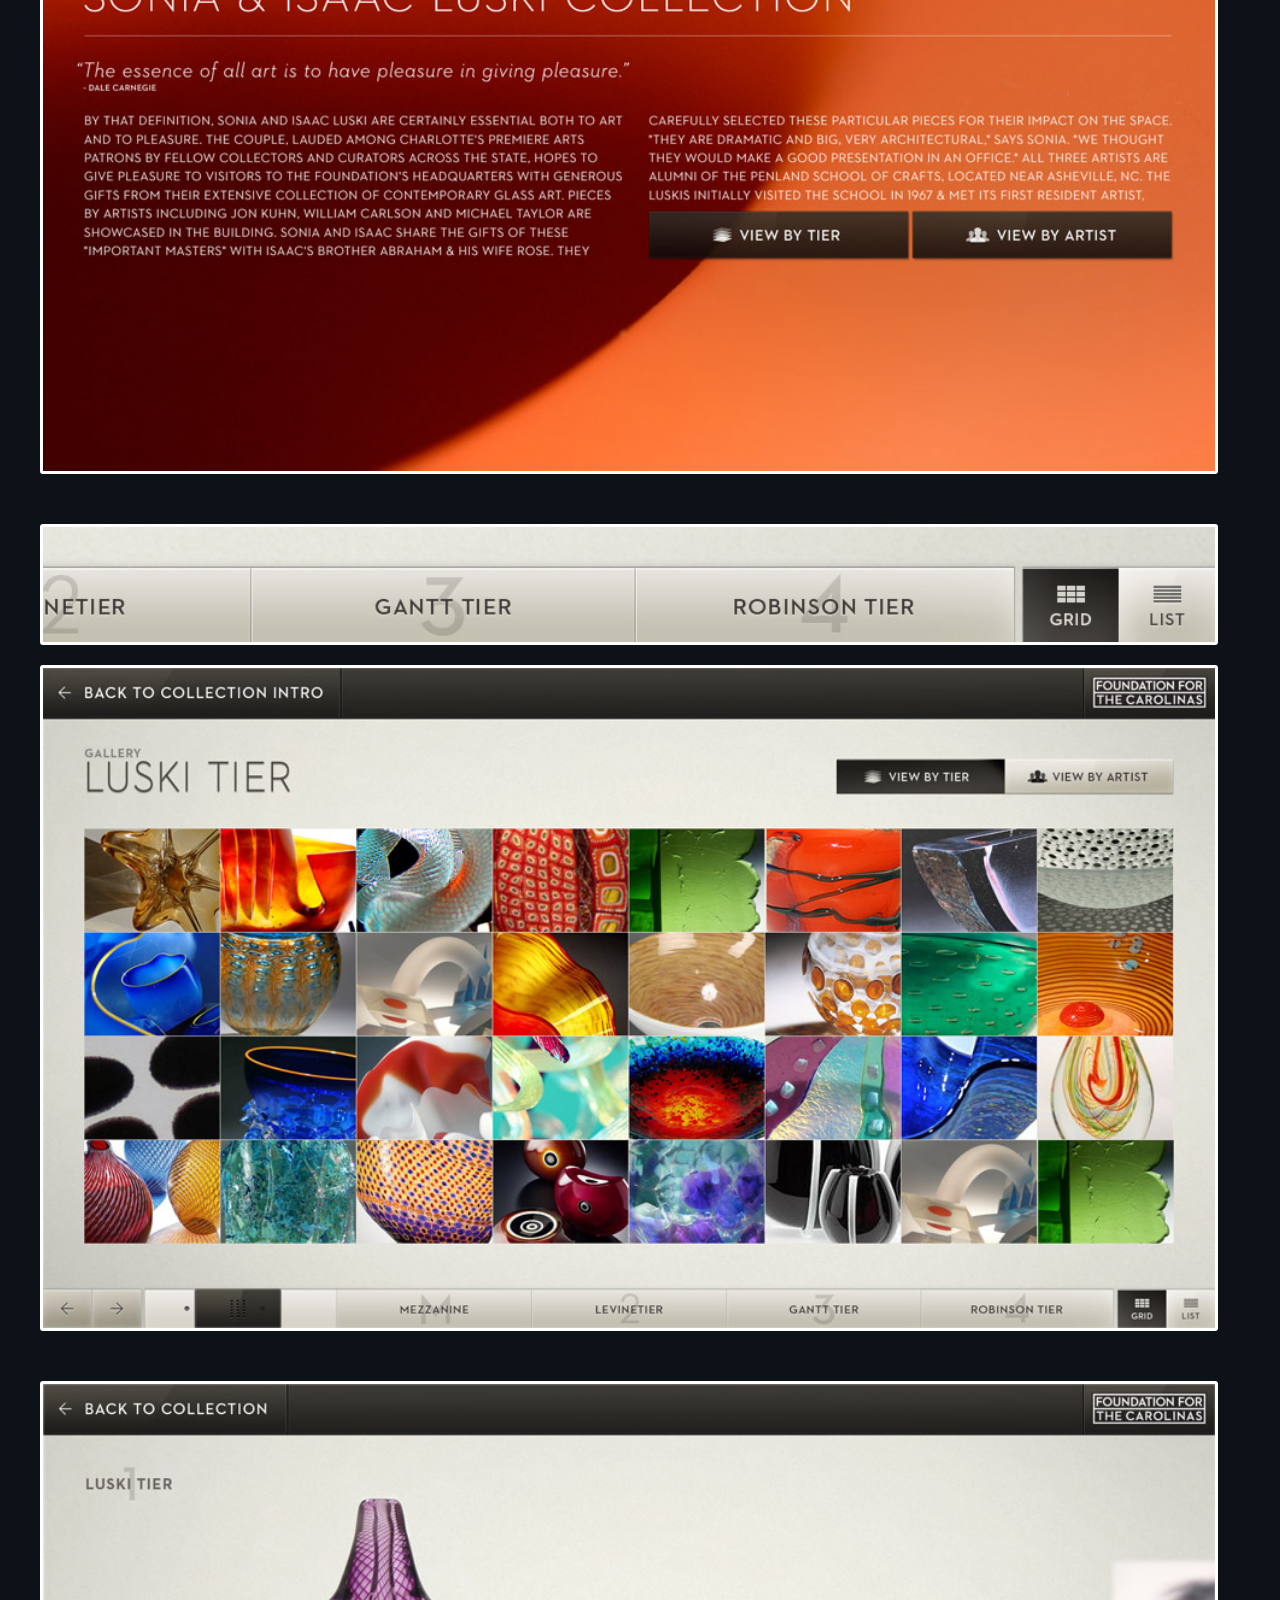
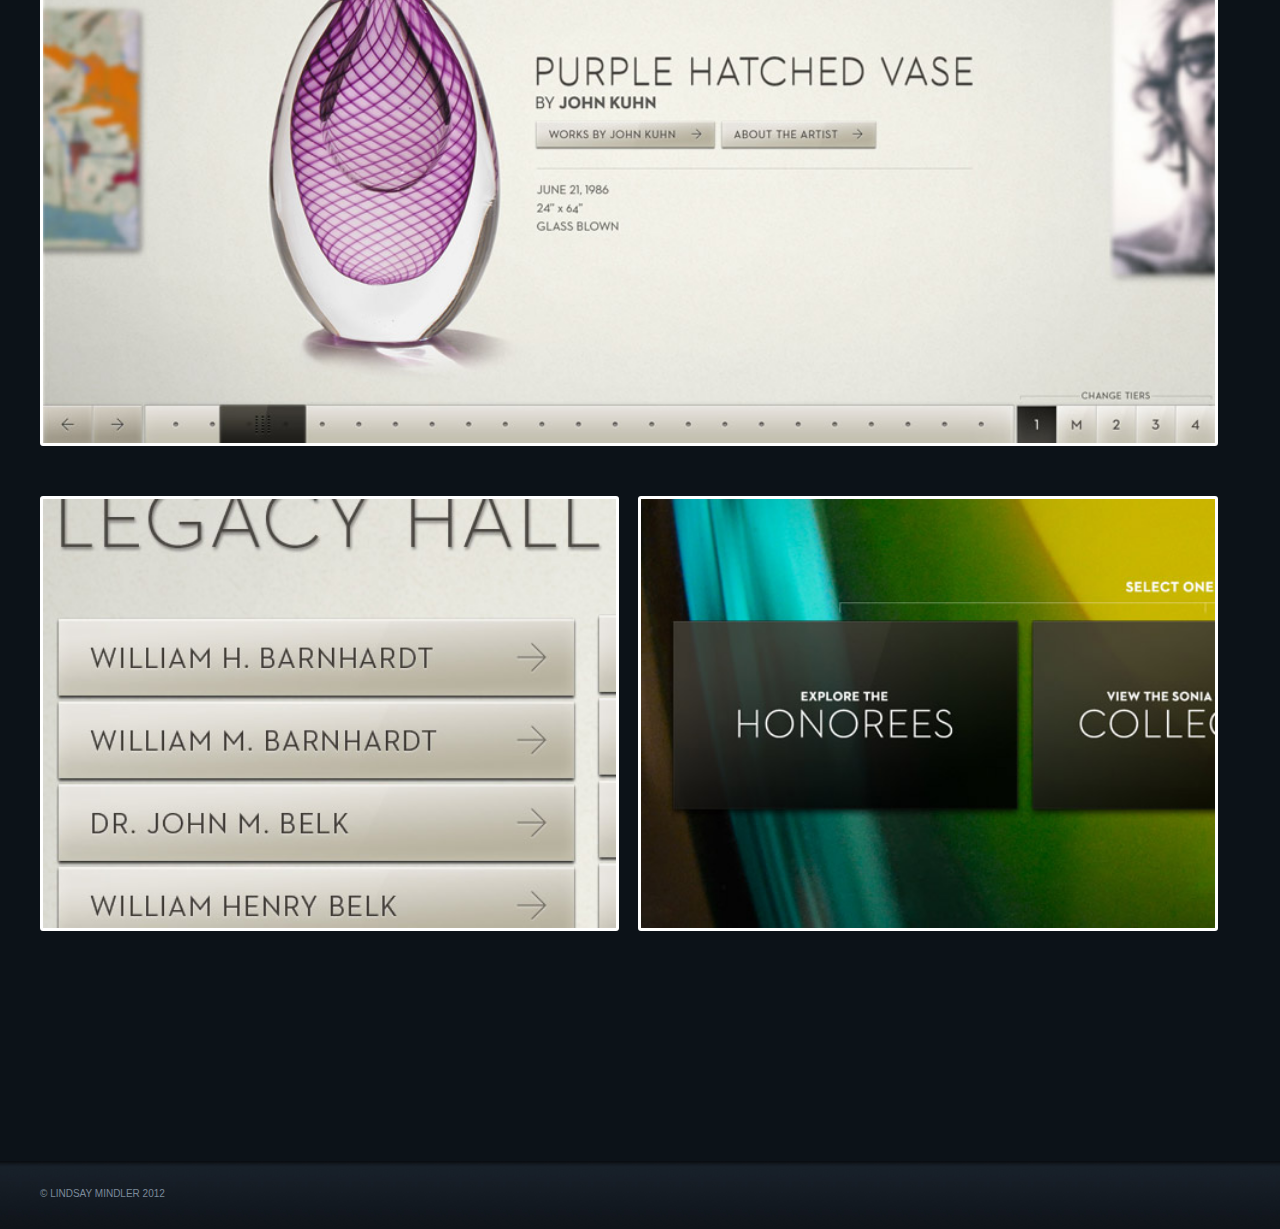
<file: work/fox/index.html>
<!DOCTYPE html PUBLIC "-//W3C//DTD XHTML 1.0 Transitional//EN" "http://www.w3.org/TR/xhtml1/DTD/xhtml1-transitional.dtd">
<html xmlns="http://www.w3.org/1999/xhtml">
<head>

  <meta http-equiv="Content-Type" content="text/html; charset=UTF-8" />
  <meta name="keywords" content="" />

  <!--<link rel="shortcut icon" href="assets/img/favicon.ico">
  <link rel="icon" type="image/ico" href="assets/img/favicon.ico">-->


  <link rel="stylesheet" type="text/css" href="../../assets/css/style.css" />
  <link rel="stylesheet" type="text/css" href="../../assets/css/work-detail.css" />

<!--
  <script src="../../src/js/hover.js" type="text/javascript"></script>
  <script defer type="text/javascript" src="../../src/js/pngfix.js"></script>

-->



  <title>LM</title>
</head>

<body>

    <header>
    <div class='logo'><a href="#"></a></div>
        <div class='nav_container'>

      <nav>
        <div id="menu">
          <ul>
            <li><div id='home-nav'><a href="../../index.html"></a></div></li>
            <li class='selected'><div id='works-nav'><a href="../../index.html#works"></a></div></li>
            <li><div id='aboutme-nav'><a href="../../index.html#aboutme"></a></div></li>
            <li><div id='contact-nav'><a href="../../index.html#contact"></a></div></li>
          </ul>
        </div>
      </nav>

    </div>
  </header>


  <div class='container'>
    <div class = 'description'>
      <div class = 'left'>
        <div class='title'><img src='../../assets/img/work/fox/title.jpg' /></div>
        <p>I’m Lindsay Mindler! An Interactive Designer/Developer working &amp; living in Charlotte, NC for MODE. I graduating from Rochester Institute of Technology in 2009, with my BFA in New Media Design &amp; Development and have a passion for everything mobile or touch-screen based. I’ve been fortunate enough to work for companies such as Odopod, Hunt &amp; Gather, IBM, and BEAM.</p>
      </div>
      <div class = 'right'>
        <div><div class ='company'><div class='odopod'></div></div></div>
        <div><div class ='client'> <div class='fox'></div></div></div>
        <div><div class ='roles'>
          <div class='roles-title'></div>
          <div class='tag' id='design'></div>
        </div></div>
      </div>
    </div>

   


    <div class='images'>
       <div class='divider'></div>

      <div class ='image-full'><img src='../../assets/img/work/fftc/01_ui.jpg' /></div>

      <div class='small-spacer'></div>

      <div class ='image-full'><img src='../../assets/img/work/fftc/02.jpg' /></div>

      <div class='large-spacer'></div>

      <div class ='image-three-quarters'><img src='../../assets/img/work/fftc/04.jpg' /></div>

      <div class ='image-quarter'><img src='../../assets/img/work/fftc/03.jpg' /></div>

      <div class='small-spacer'></div>

      <div class ='image-full'><img src='../../assets/img/work/fftc/05.jpg' /></div>

      <div class='large-spacer'></div>

      <div class ='image-full'><img src='../../assets/img/work/fftc/06.jpg' /></div>

      <div class='small-spacer'></div>

      <div class ='image-full'><img src='../../assets/img/work/fftc/07.jpg' /></div>

      <div class='large-spacer'></div>

      <div class ='image-full'><img src='../../assets/img/work/fftc/08.jpg' /></div>

      <div class='large-spacer'></div>

      <div class ='image-half-left'><img src='../../assets/img/work/fftc/09.jpg' /></div>
      
      <div class ='image-half-right'><img src='../../assets/img/work/fftc/10.jpg' /></div>


    </div>




  </div>




  <footer><div class='footer_container'><p>© LINDSAY MINDLER 2012</p></div></footer>

</body>
</html>
</file>
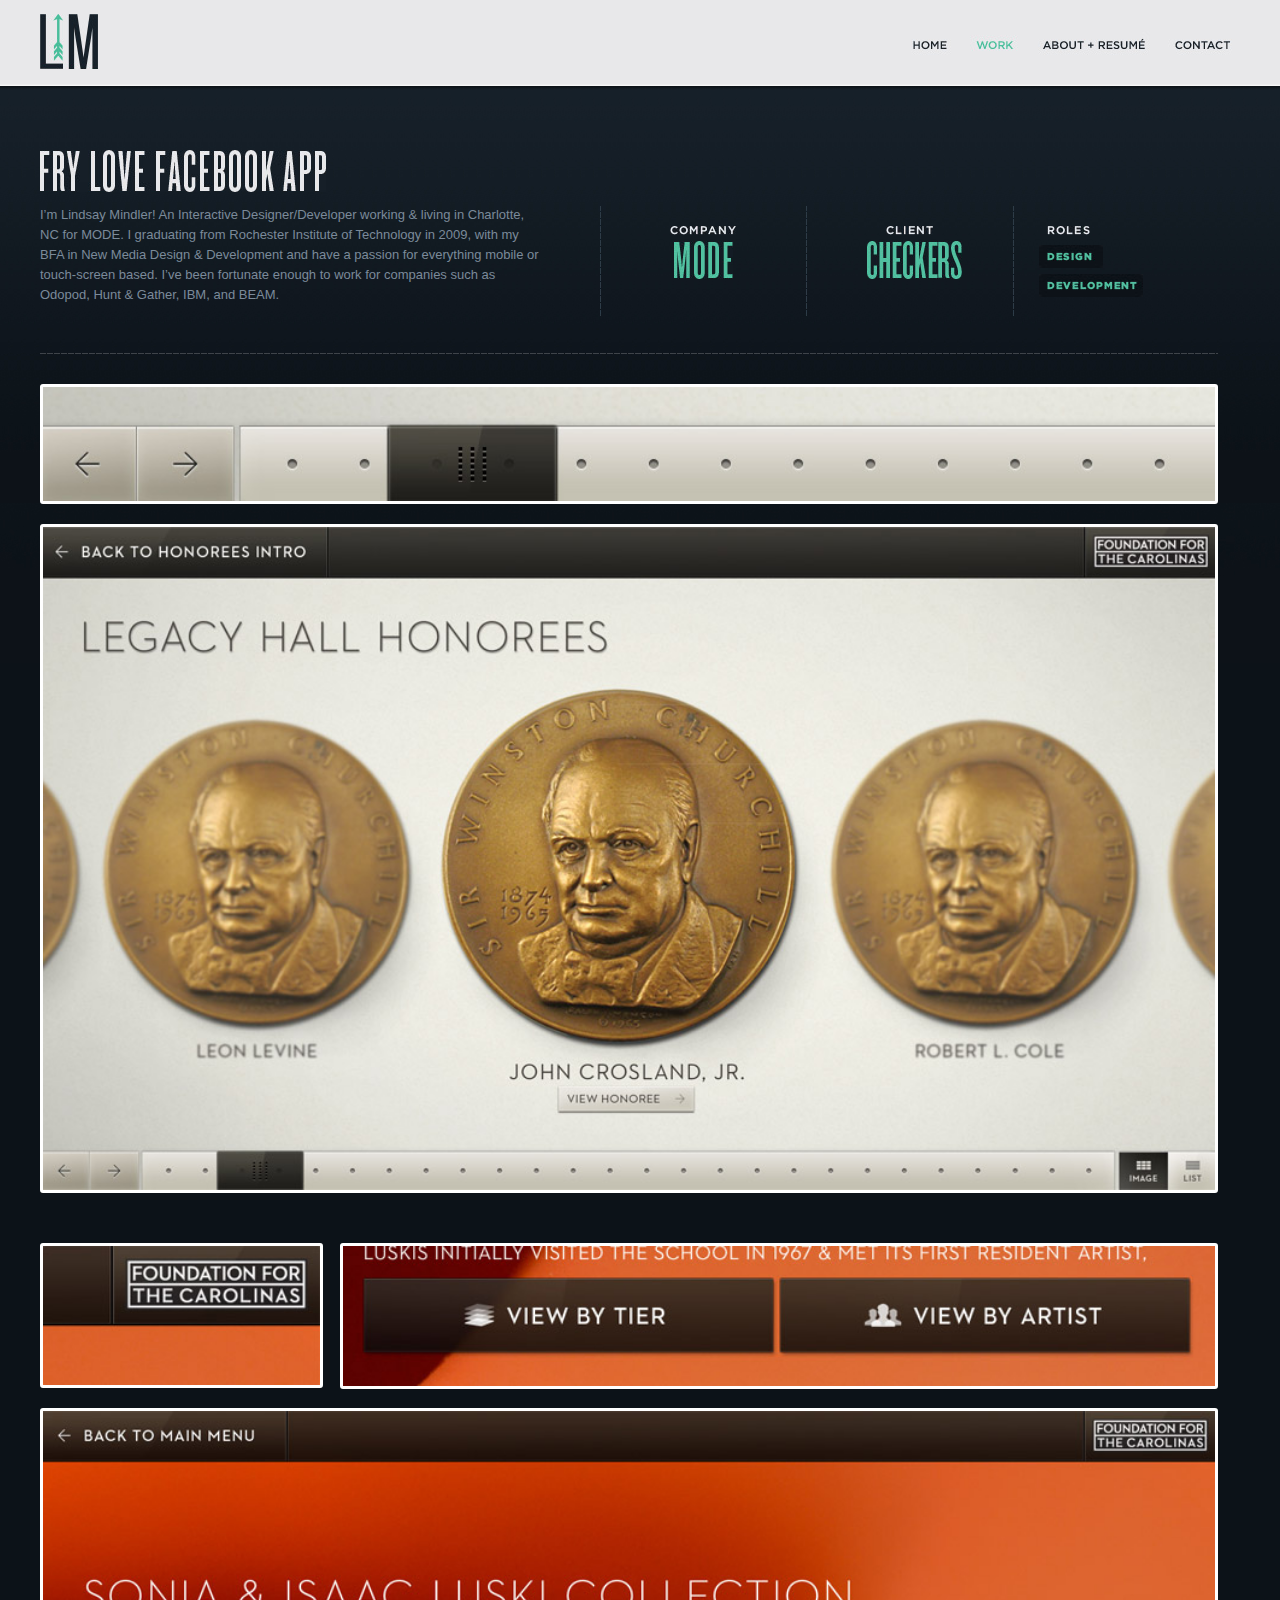
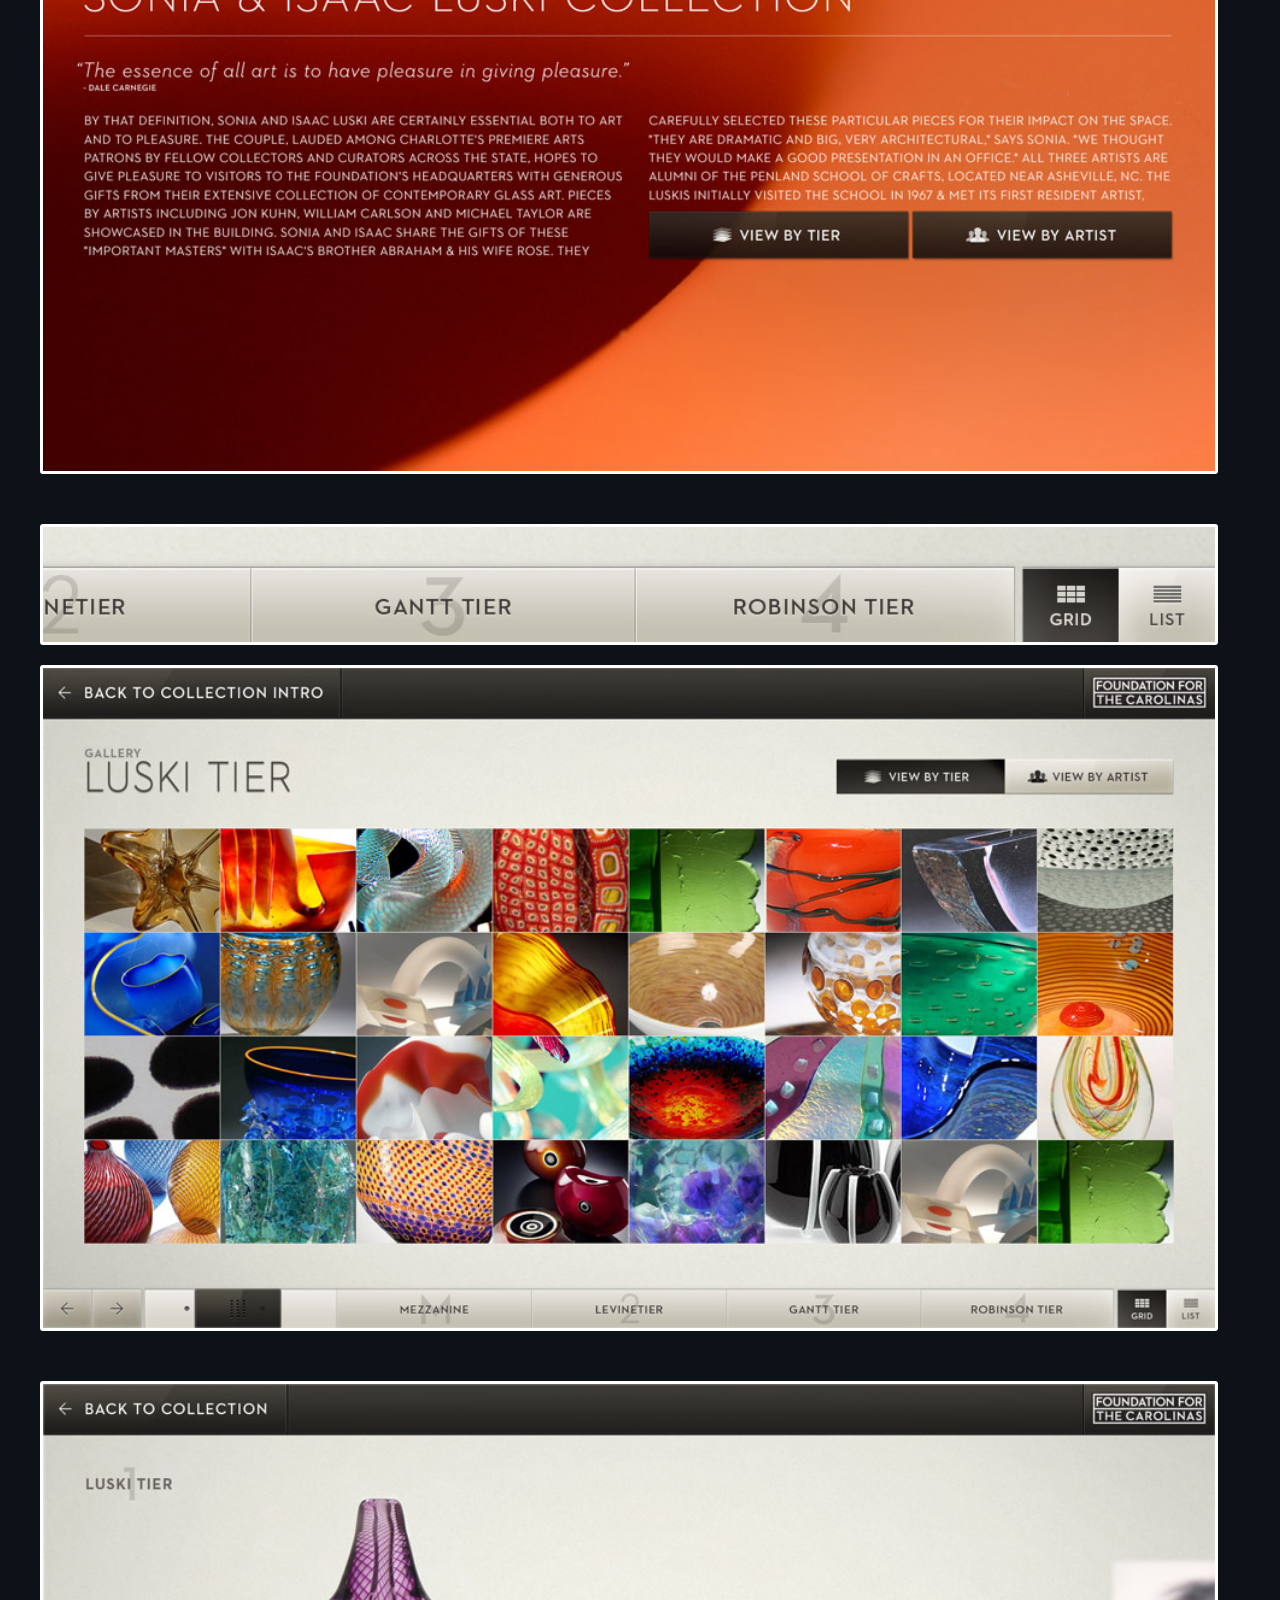
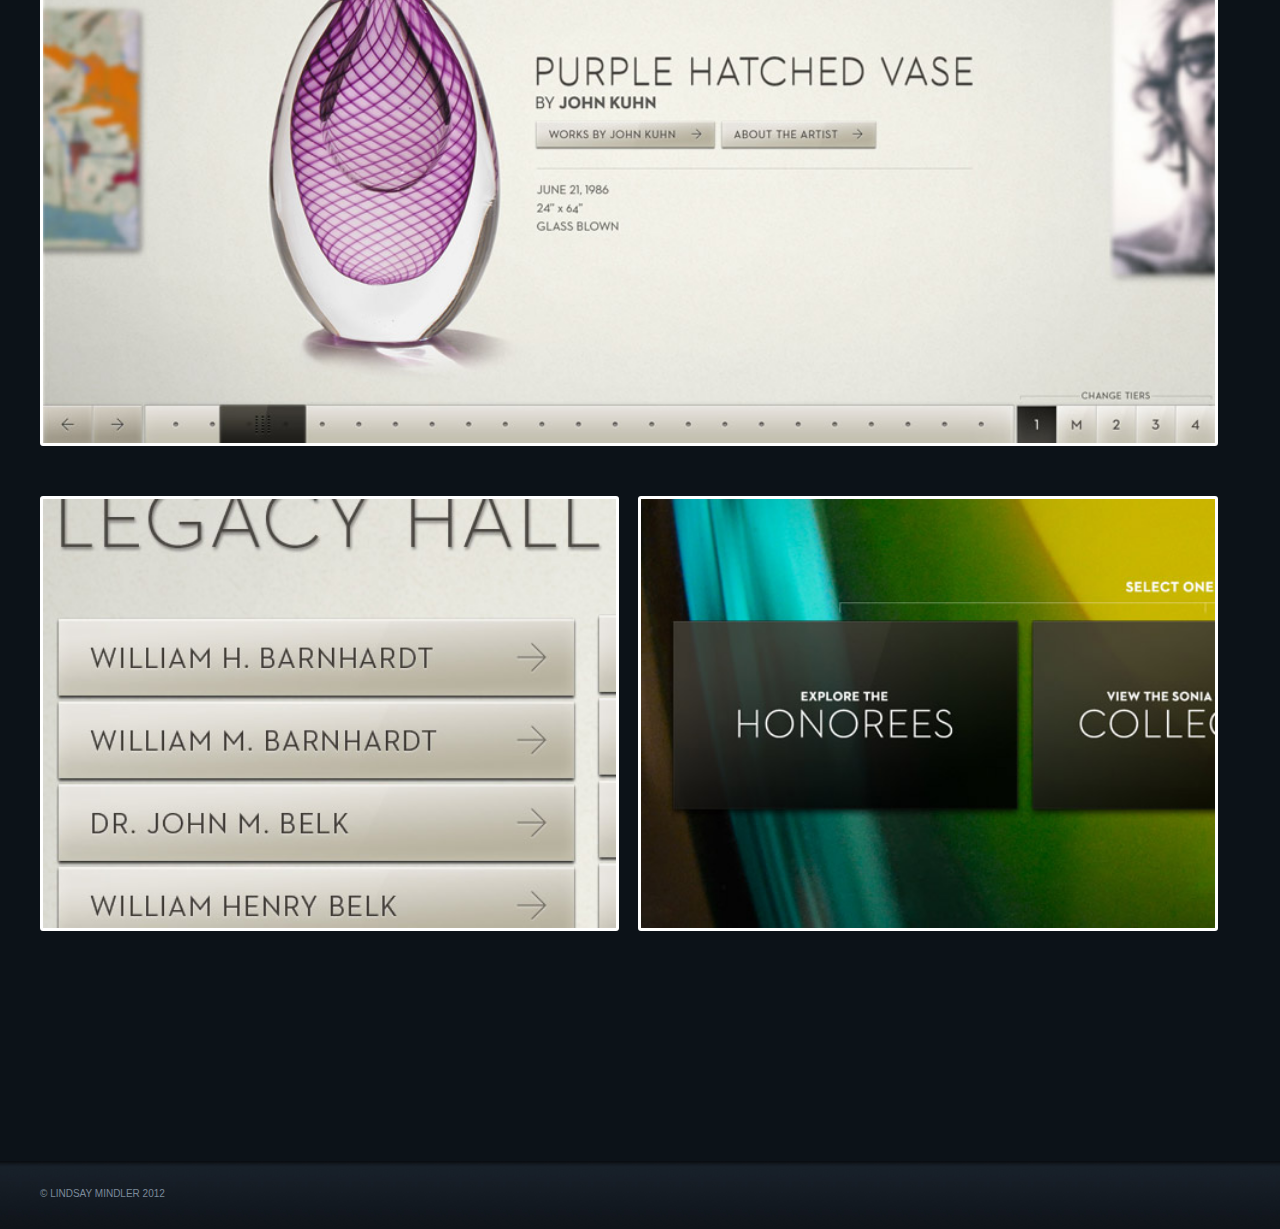
<file: work/fry-love/index.html>
<!DOCTYPE html PUBLIC "-//W3C//DTD XHTML 1.0 Transitional//EN" "http://www.w3.org/TR/xhtml1/DTD/xhtml1-transitional.dtd">
<html xmlns="http://www.w3.org/1999/xhtml">
<head>

  <meta http-equiv="Content-Type" content="text/html; charset=UTF-8" />
  <meta name="keywords" content="" />

  <!--<link rel="shortcut icon" href="assets/img/favicon.ico">
  <link rel="icon" type="image/ico" href="assets/img/favicon.ico">-->


  <link rel="stylesheet" type="text/css" href="../../assets/css/style.css" />
  <link rel="stylesheet" type="text/css" href="../../assets/css/work-detail.css" />

<!--
  <script src="../../src/js/hover.js" type="text/javascript"></script>
  <script defer type="text/javascript" src="../../src/js/pngfix.js"></script>

-->



  <title>LM</title>
</head>

<body>

    <header>
    <div class='logo'><a href="#"></a></div>
        <div class='nav_container'>

      <nav>
        <div id="menu">
          <ul>
            <li><div id='home-nav'><a href="../../index.html"></a></div></li>
            <li class='selected'><div id='works-nav'><a href="../../index.html#works"></a></div></li>
            <li><div id='aboutme-nav'><a href="../../index.html#aboutme"></a></div></li>
            <li><div id='contact-nav'><a href="../../index.html#contact"></a></div></li>
          </ul>
        </div>
      </nav>

    </div>
  </header>


  <div class='container'>
    <div class = 'description'>
      <div class = 'left'>
        <div class='title'><img src='../../assets/img/work/fry-love/title.jpg' /></div>
        <p>I’m Lindsay Mindler! An Interactive Designer/Developer working &amp; living in Charlotte, NC for MODE. I graduating from Rochester Institute of Technology in 2009, with my BFA in New Media Design &amp; Development and have a passion for everything mobile or touch-screen based. I’ve been fortunate enough to work for companies such as Odopod, Hunt &amp; Gather, IBM, and BEAM.</p>
      </div>
      <div class = 'right'>
        <div><div class ='company'><div class='mode'></div></div></div>
        <div><div class ='client'> <div class='checkers'></div></div></div>
        <div><div class ='roles'>
          <div class='roles-title'></div>
          <div class='tag' id='design'></div>
          <div class='tag' id='development'></div>
        </div></div>
      </div>
    </div>

   


    <div class='images'>
       <div class='divider'></div>

      <div class ='image-full'><img src='../../assets/img/work/fftc/01_ui.jpg' /></div>

      <div class='small-spacer'></div>

      <div class ='image-full'><img src='../../assets/img/work/fftc/02.jpg' /></div>

      <div class='large-spacer'></div>

      <div class ='image-three-quarters'><img src='../../assets/img/work/fftc/04.jpg' /></div>

      <div class ='image-quarter'><img src='../../assets/img/work/fftc/03.jpg' /></div>

      <div class='small-spacer'></div>

      <div class ='image-full'><img src='../../assets/img/work/fftc/05.jpg' /></div>

      <div class='large-spacer'></div>

      <div class ='image-full'><img src='../../assets/img/work/fftc/06.jpg' /></div>

      <div class='small-spacer'></div>

      <div class ='image-full'><img src='../../assets/img/work/fftc/07.jpg' /></div>

      <div class='large-spacer'></div>

      <div class ='image-full'><img src='../../assets/img/work/fftc/08.jpg' /></div>

      <div class='large-spacer'></div>

      <div class ='image-half-left'><img src='../../assets/img/work/fftc/09.jpg' /></div>
      
      <div class ='image-half-right'><img src='../../assets/img/work/fftc/10.jpg' /></div>


    </div>




  </div>




  <footer><div class='footer_container'><p>© LINDSAY MINDLER 2012</p></div></footer>

</body>
</html>
</file>
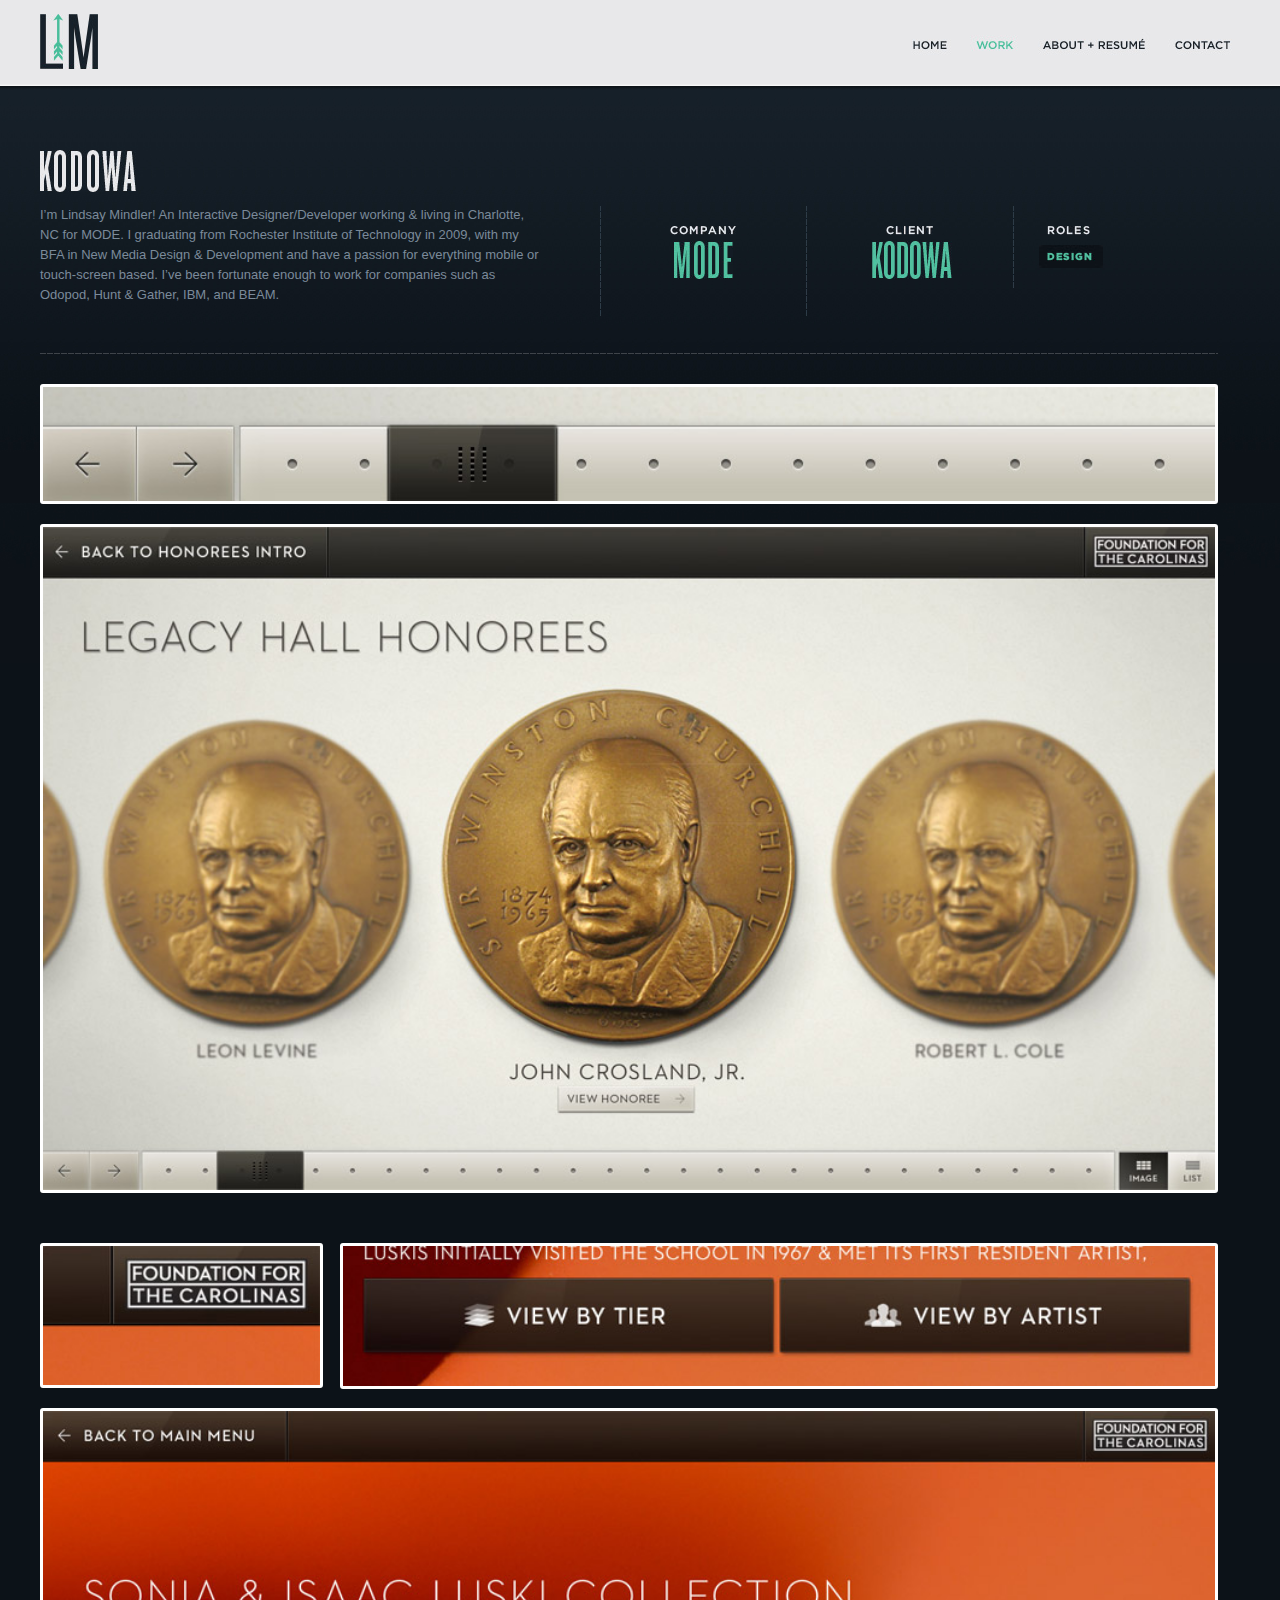
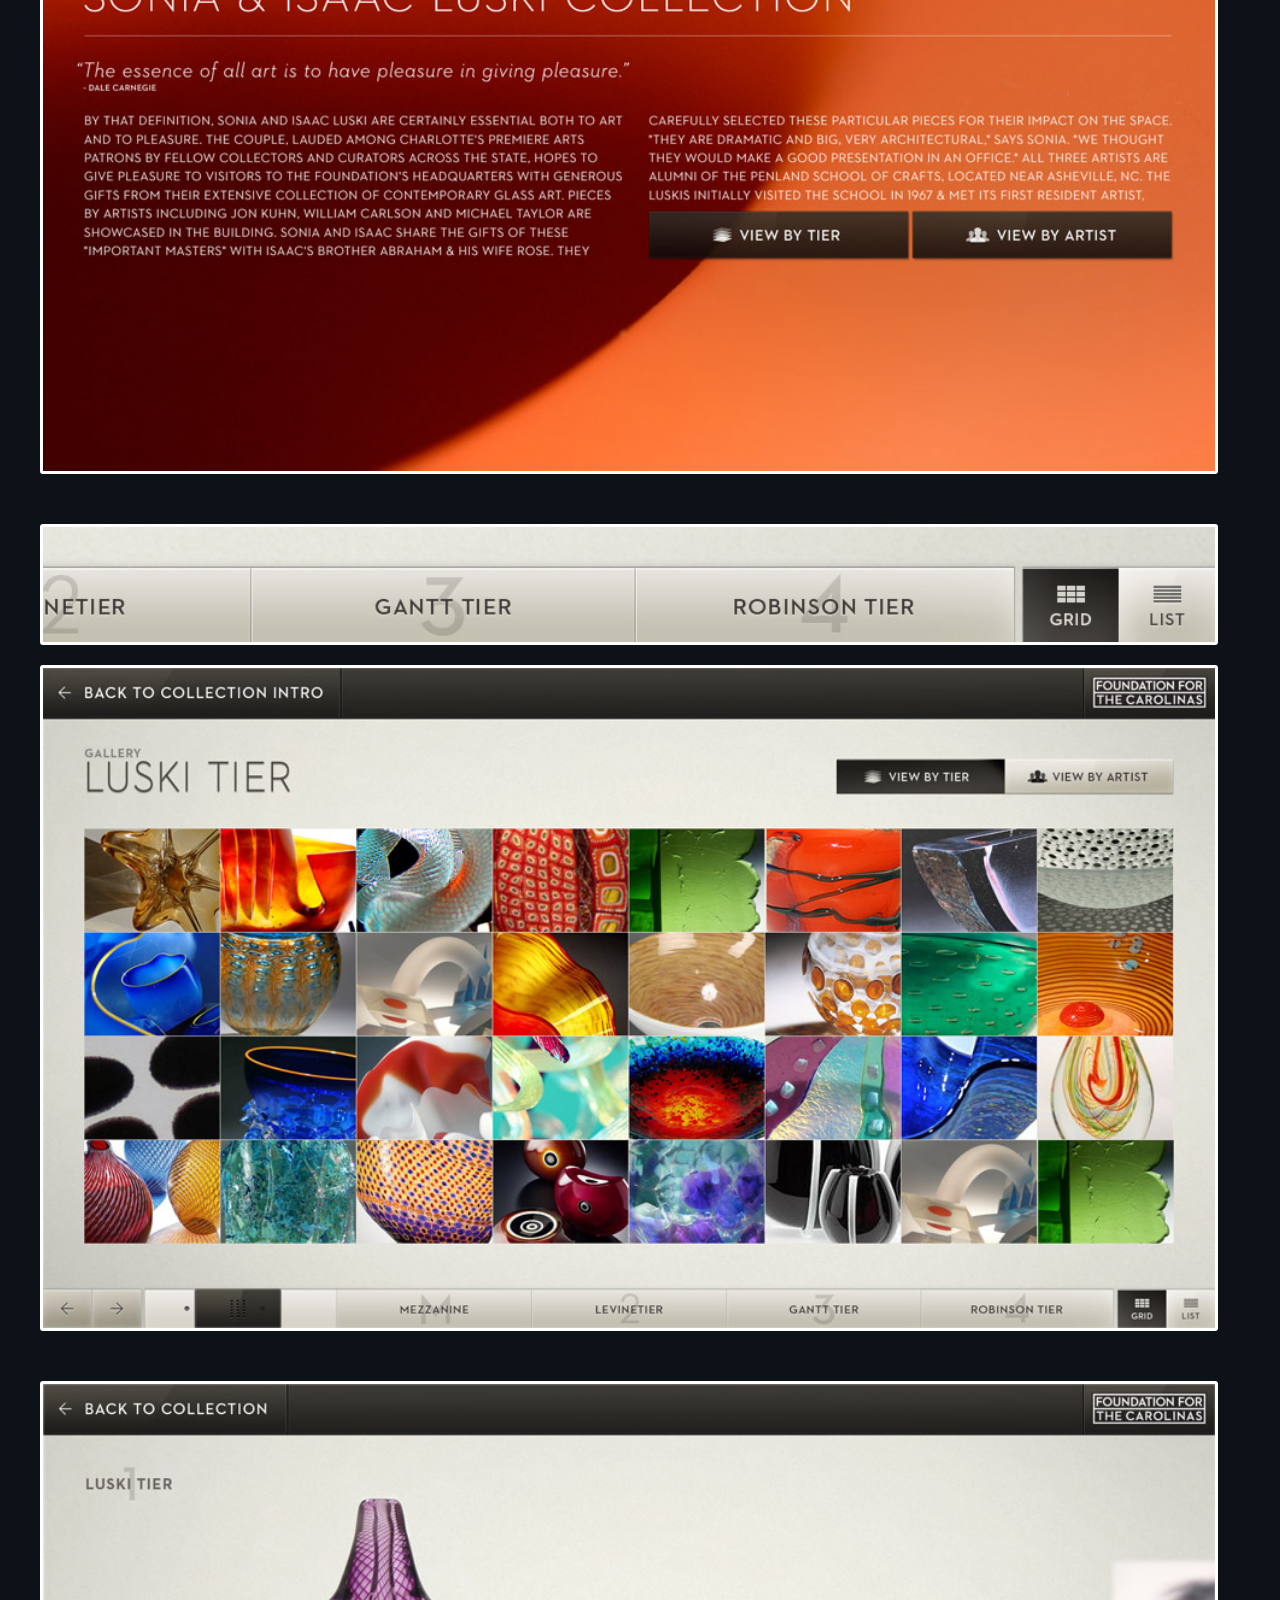
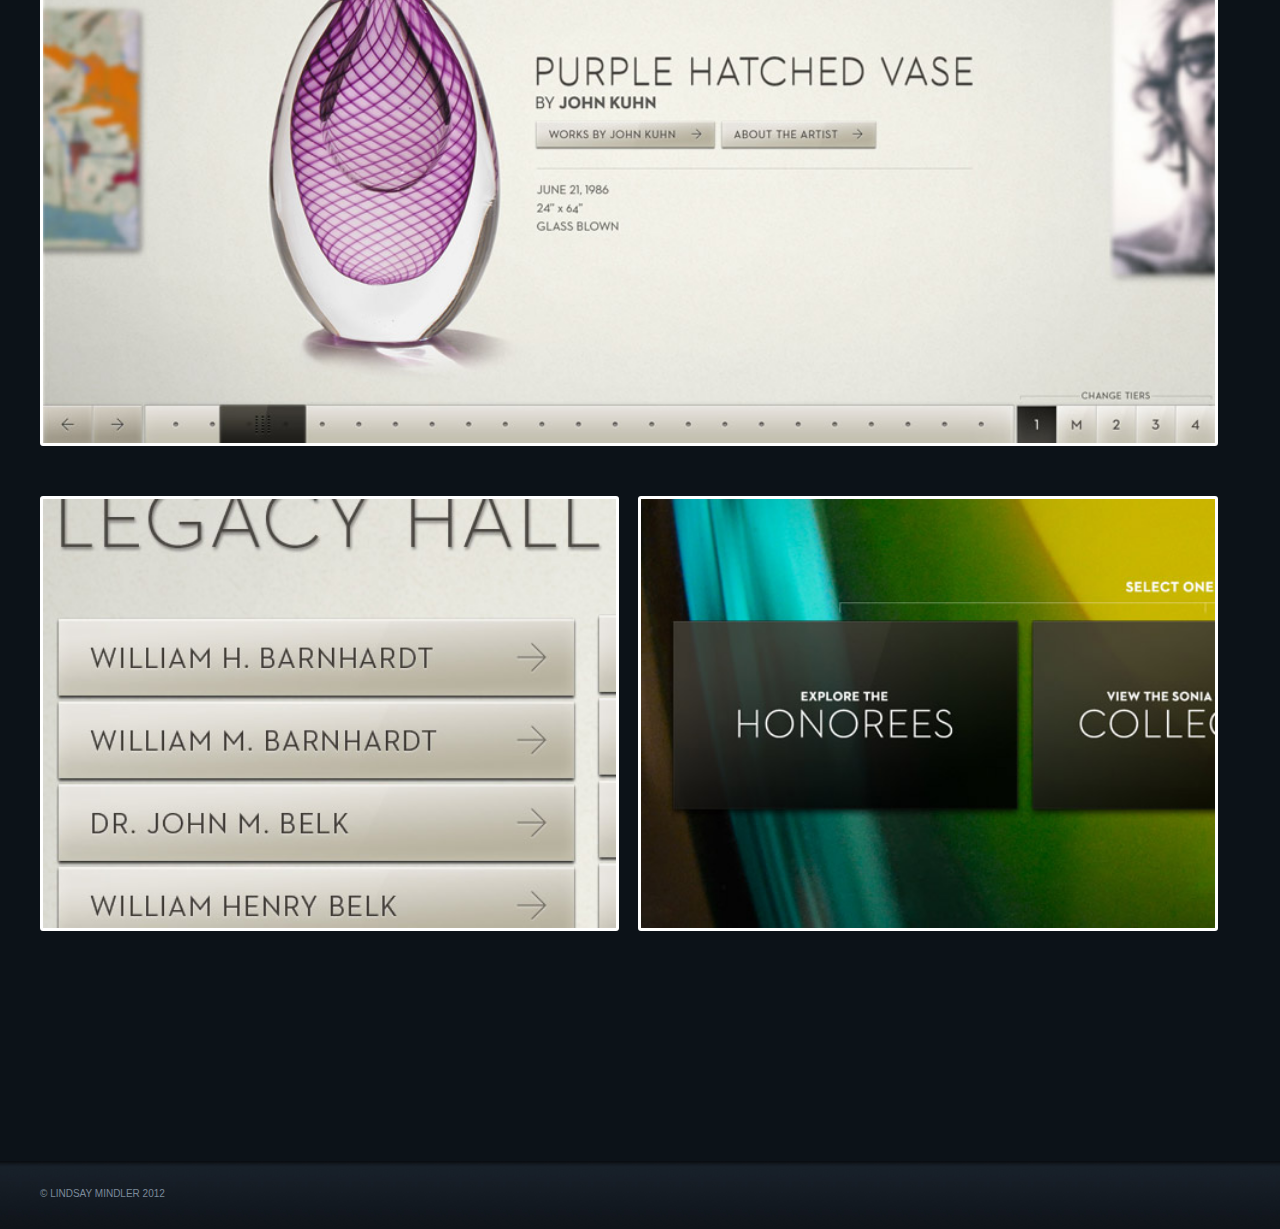
<file: work/kodowa/index.html>
<!DOCTYPE html PUBLIC "-//W3C//DTD XHTML 1.0 Transitional//EN" "http://www.w3.org/TR/xhtml1/DTD/xhtml1-transitional.dtd">
<html xmlns="http://www.w3.org/1999/xhtml">
<head>

  <meta http-equiv="Content-Type" content="text/html; charset=UTF-8" />
  <meta name="keywords" content="" />

  <!--<link rel="shortcut icon" href="assets/img/favicon.ico">
  <link rel="icon" type="image/ico" href="assets/img/favicon.ico">-->


  <link rel="stylesheet" type="text/css" href="../../assets/css/style.css" />
  <link rel="stylesheet" type="text/css" href="../../assets/css/work-detail.css" />

<!--
  <script src="../../src/js/hover.js" type="text/javascript"></script>
  <script defer type="text/javascript" src="../../src/js/pngfix.js"></script>

-->



  <title>LM</title>
</head>

<body>

    <header>
    <div class='logo'><a href="#"></a></div>
        <div class='nav_container'>

      <nav>
        <div id="menu">
          <ul>
            <li><div id='home-nav'><a href="../../index.html"></a></div></li>
            <li class='selected'><div id='works-nav'><a href="../../index.html#works"></a></div></li>
            <li><div id='aboutme-nav'><a href="../../index.html#aboutme"></a></div></li>
            <li><div id='contact-nav'><a href="../../index.html#contact"></a></div></li>
          </ul>
        </div>
      </nav>

    </div>
  </header>


  <div class='container'>
    <div class = 'description'>
      <div class = 'left'>
        <div class='title'><img src='../../assets/img/work/kodowa/title.jpg' /></div>
        <p>I’m Lindsay Mindler! An Interactive Designer/Developer working &amp; living in Charlotte, NC for MODE. I graduating from Rochester Institute of Technology in 2009, with my BFA in New Media Design &amp; Development and have a passion for everything mobile or touch-screen based. I’ve been fortunate enough to work for companies such as Odopod, Hunt &amp; Gather, IBM, and BEAM.</p>
      </div>
      <div class = 'right'>
        <div><div class ='company'><div class='mode'></div></div></div>
        <div><div class ='client'> <div class='kodowa'></div></div></div>
        <div><div class ='roles'>
          <div class='roles-title'></div>
          <div class='tag' id='design'></div>
        </div></div>
      </div>
    </div>

   


    <div class='images'>
       <div class='divider'></div>

      <div class ='image-full'><img src='../../assets/img/work/fftc/01_ui.jpg' /></div>

      <div class='small-spacer'></div>

      <div class ='image-full'><img src='../../assets/img/work/fftc/02.jpg' /></div>

      <div class='large-spacer'></div>

      <div class ='image-three-quarters'><img src='../../assets/img/work/fftc/04.jpg' /></div>

      <div class ='image-quarter'><img src='../../assets/img/work/fftc/03.jpg' /></div>

      <div class='small-spacer'></div>

      <div class ='image-full'><img src='../../assets/img/work/fftc/05.jpg' /></div>

      <div class='large-spacer'></div>

      <div class ='image-full'><img src='../../assets/img/work/fftc/06.jpg' /></div>

      <div class='small-spacer'></div>

      <div class ='image-full'><img src='../../assets/img/work/fftc/07.jpg' /></div>

      <div class='large-spacer'></div>

      <div class ='image-full'><img src='../../assets/img/work/fftc/08.jpg' /></div>

      <div class='large-spacer'></div>

      <div class ='image-half-left'><img src='../../assets/img/work/fftc/09.jpg' /></div>
      
      <div class ='image-half-right'><img src='../../assets/img/work/fftc/10.jpg' /></div>


    </div>




  </div>




  <footer><div class='footer_container'><p>© LINDSAY MINDLER 2012</p></div></footer>

</body>
</html>
</file>
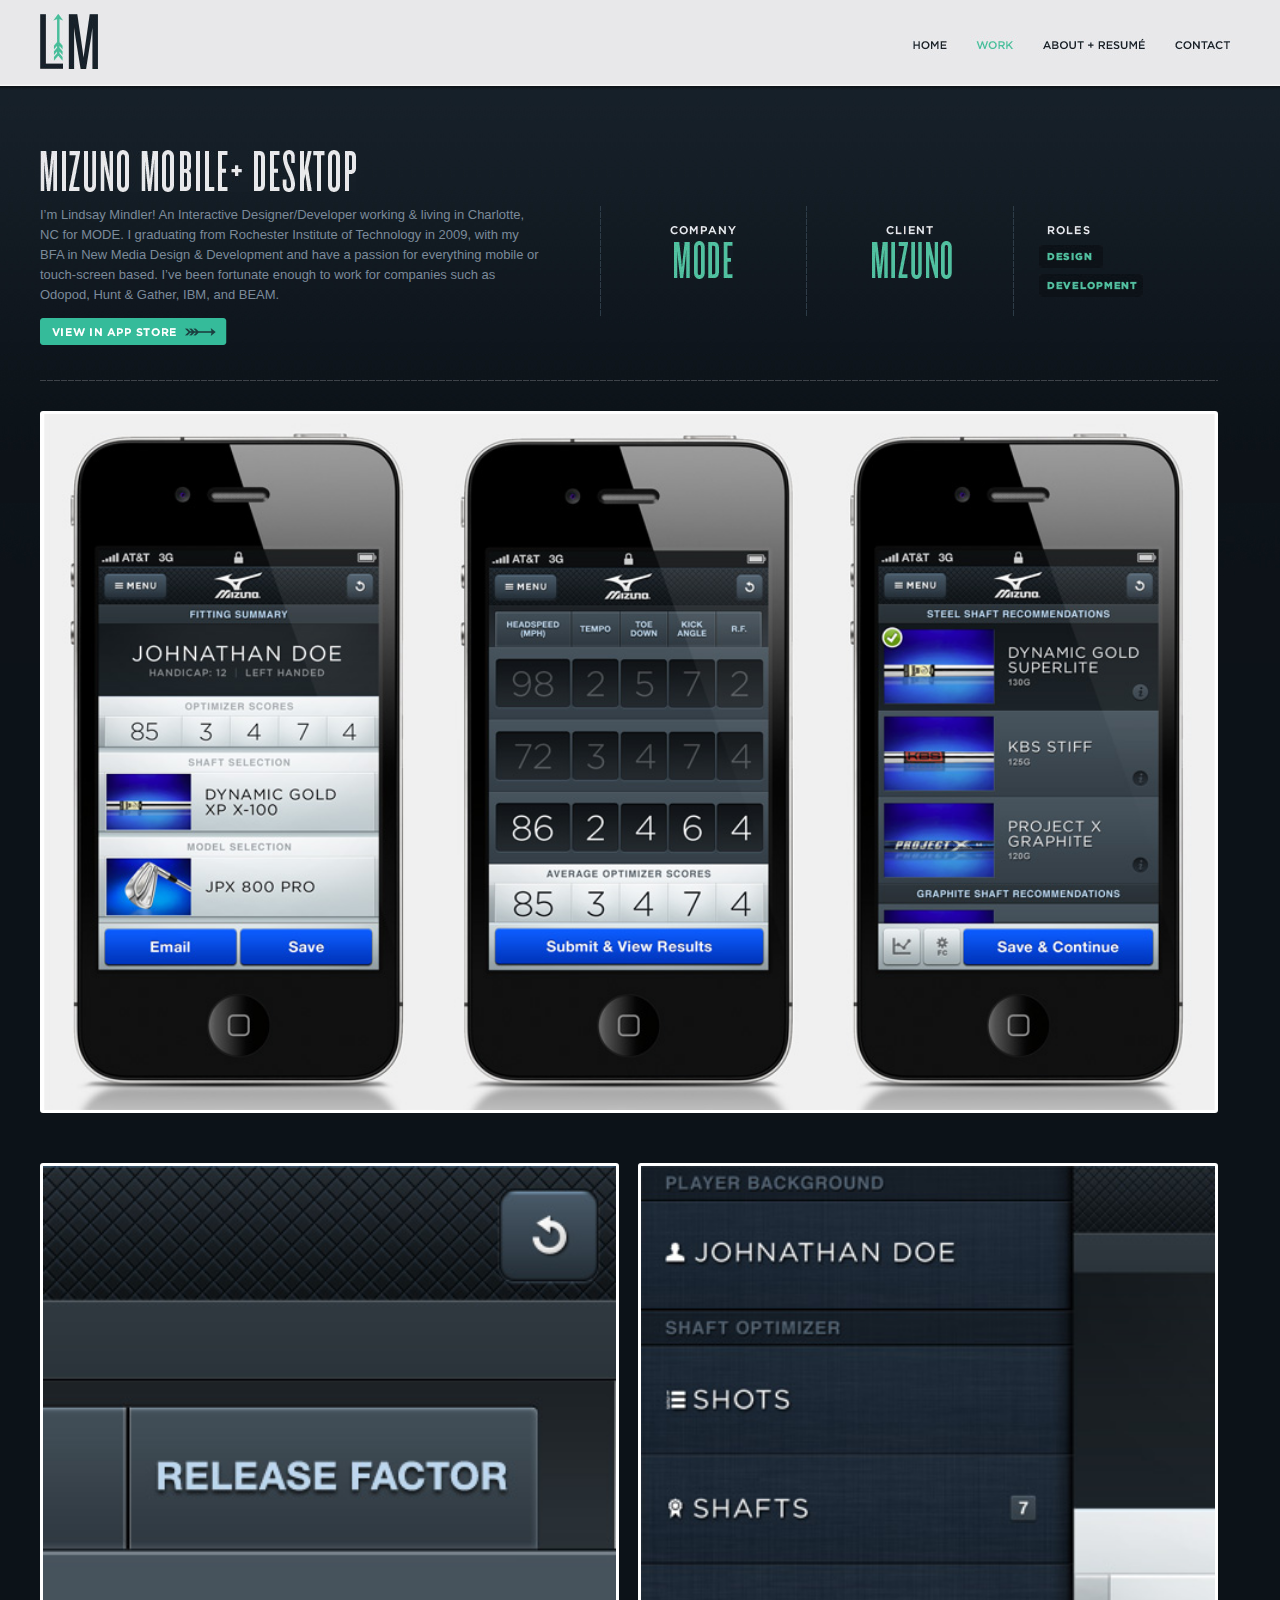
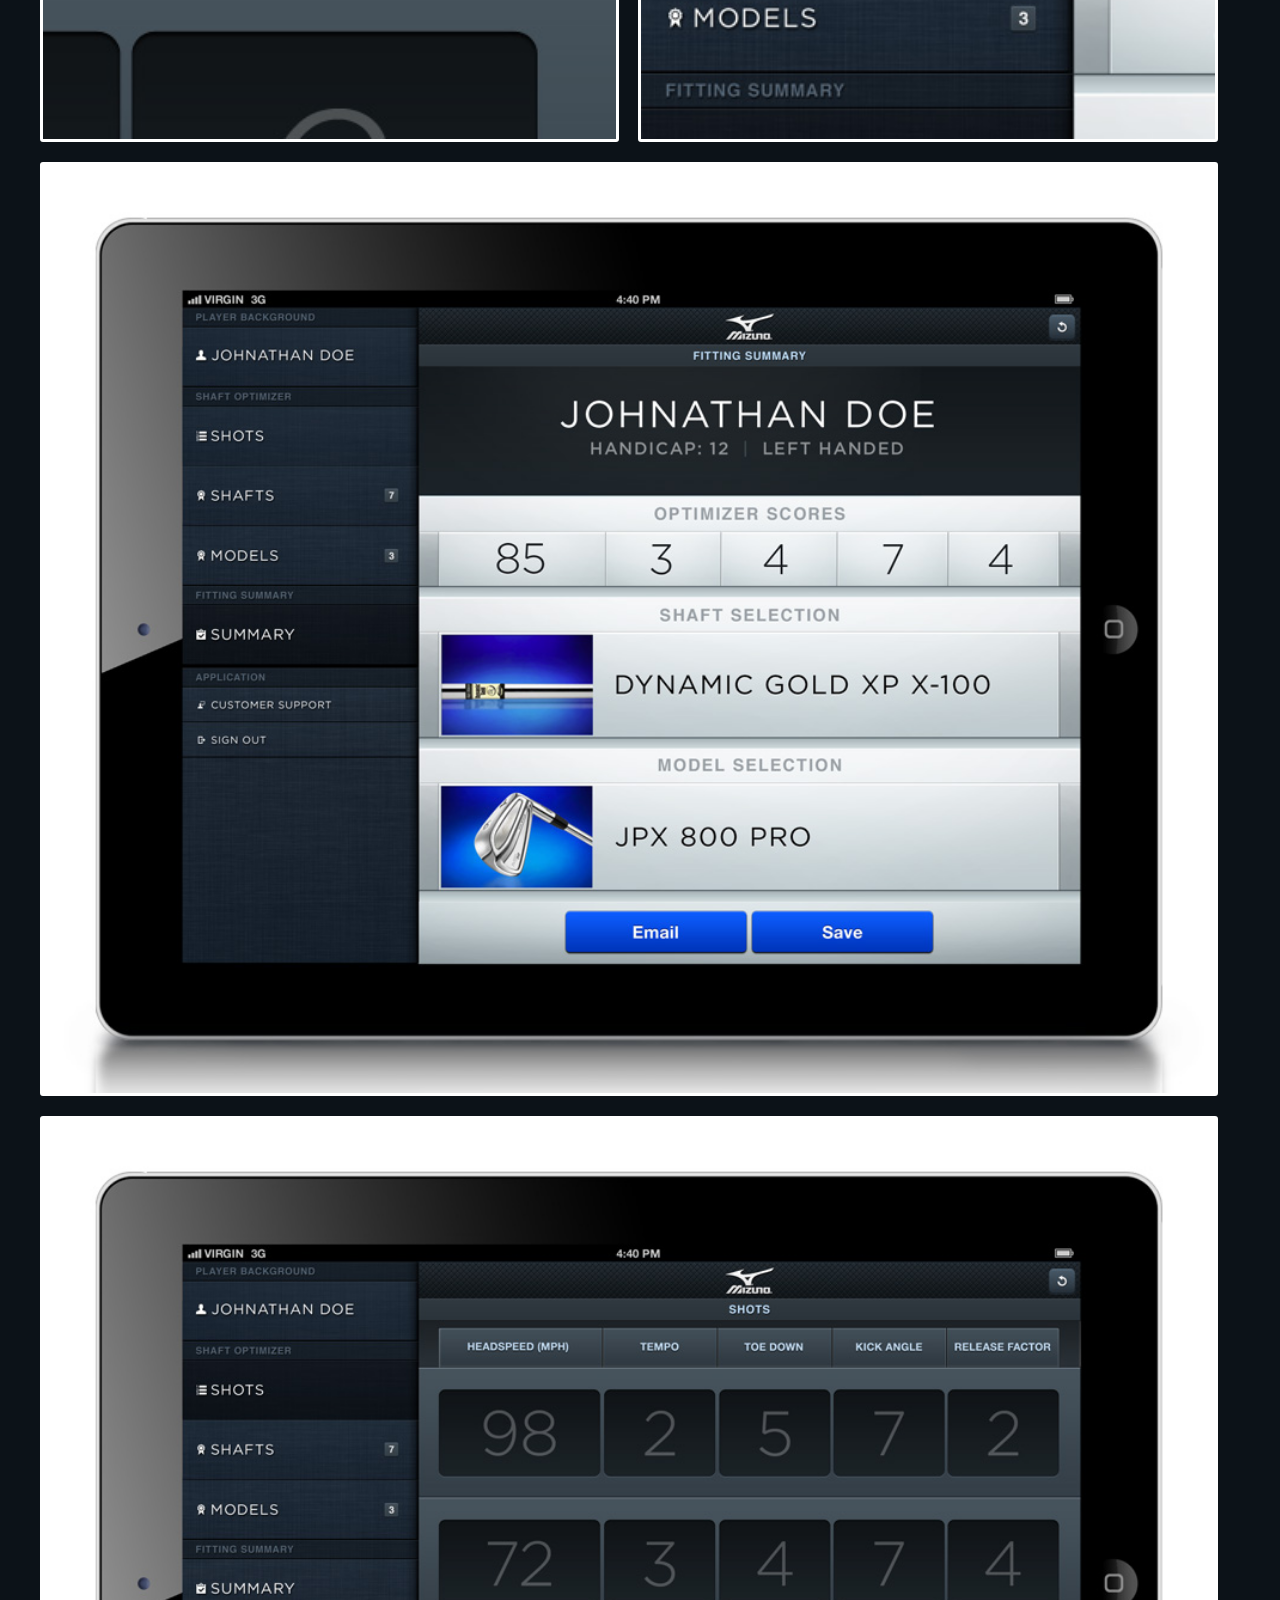
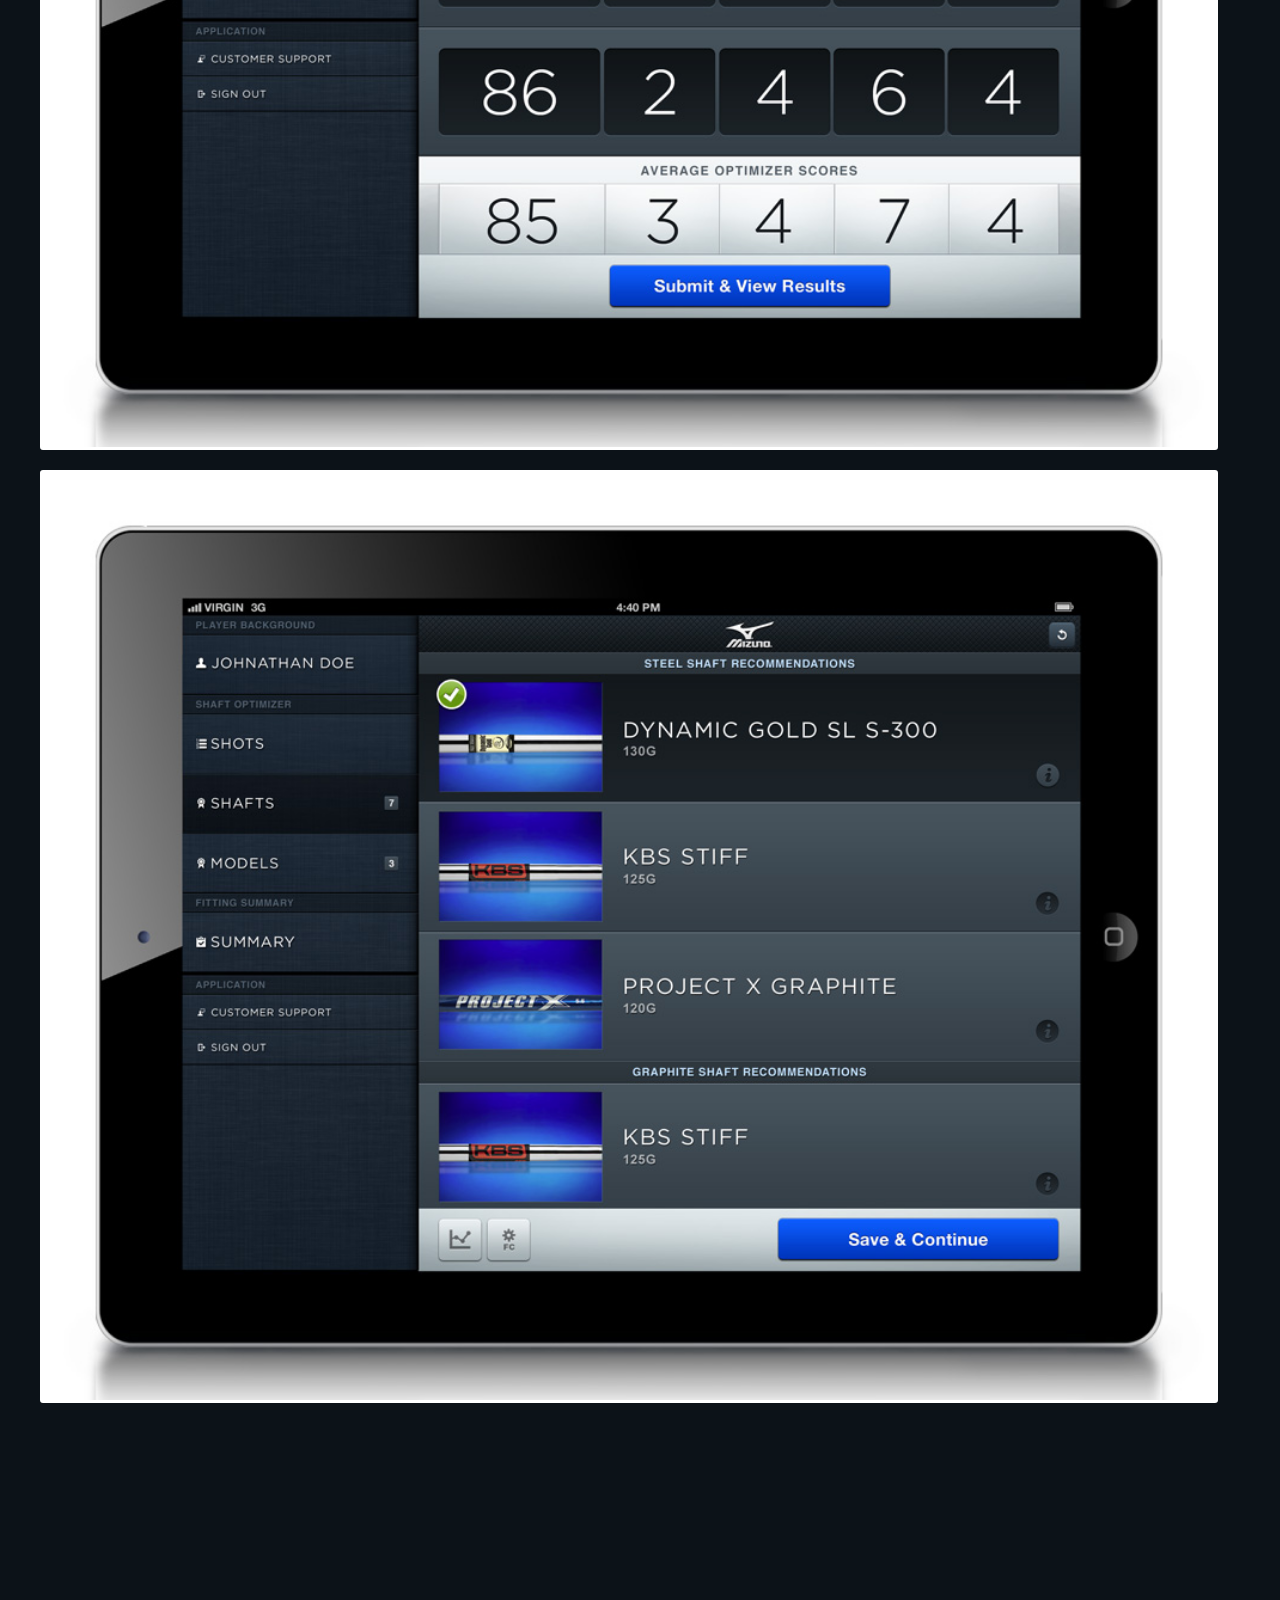
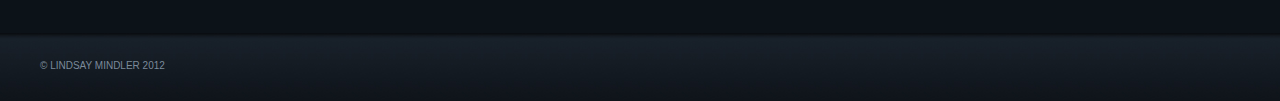
<file: work/mizuno/index.html>
<!DOCTYPE html PUBLIC "-//W3C//DTD XHTML 1.0 Transitional//EN" "http://www.w3.org/TR/xhtml1/DTD/xhtml1-transitional.dtd">
<html xmlns="http://www.w3.org/1999/xhtml">
<head>

  <meta http-equiv="Content-Type" content="text/html; charset=UTF-8" />
  <meta name="keywords" content="" />

  <!--<link rel="shortcut icon" href="assets/img/favicon.ico">
  <link rel="icon" type="image/ico" href="assets/img/favicon.ico">-->


  <link rel="stylesheet" type="text/css" href="../../assets/css/style.css" />
  <link rel="stylesheet" type="text/css" href="../../assets/css/work-detail.css" />

<!--
  <script src="../../src/js/hover.js" type="text/javascript"></script>
  <script defer type="text/javascript" src="../../src/js/pngfix.js"></script>

-->



  <title>LM</title>
</head>

<body>

    <header>
    <div class='logo'><a href="#"></a></div>
        <div class='nav_container'>

      <nav>
        <div id="menu">
          <ul>
            <li><div id='home-nav'><a href="../../index.html"></a></div></li>
            <li class='selected'><div id='works-nav'><a href="../../index.html#works"></a></div></li>
            <li><div id='aboutme-nav'><a href="../../index.html#aboutme"></a></div></li>
            <li><div id='contact-nav'><a href="../../index.html#contact"></a></div></li>
          </ul>
        </div>
      </nav>

    </div>
  </header>


  <div class='container'>
    <div class = 'description'>
      <div class = 'left'>
        <div class='title'><img src='../../assets/img/work/mizuno/title.jpg' /></div>
        <p>I’m Lindsay Mindler! An Interactive Designer/Developer working &amp; living in Charlotte, NC for MODE. I graduating from Rochester Institute of Technology in 2009, with my BFA in New Media Design &amp; Development and have a passion for everything mobile or touch-screen based. I’ve been fortunate enough to work for companies such as Odopod, Hunt &amp; Gather, IBM, and BEAM.</p>
        <div class='app-button'><a href='http://itunes.apple.com/us/app/mizuno-pfs/id553025019?mt=8'></a></div>
      </div>
      <div class = 'right'>
        <div><div class ='company'><div class='mode'></div></div></div>
        <div><div class ='client'> <div class='mizuno'></div></div></div>
        <div><div class ='roles'>
          <div class='roles-title'></div>
          <div class='tag' id='design'></div>
          <div class='tag' id='development'></div>
        </div></div>
      </div>
    </div>

   


    <div class='images'>
      <div class='divider'></div>

      <div class ='image-full'><img src='../../assets/img/work/mizuno/00.jpg' /></div>

      <div class='large-spacer'></div>

      <div class ='image-half-left'><img src='../../assets/img/work/mizuno/05.jpg' /></div>
      
      <div class ='image-half-right'><img src='../../assets/img/work/mizuno/06.jpg' /></div>

      <div class='small-spacer'></div>

      <div class ='image-full'><img src='../../assets/img/work/mizuno/04.jpg' /></div>

      <div class='small-spacer'></div>

      <div class ='image-full'><img src='../../assets/img/work/mizuno/02.jpg' /></div>

      <div class='small-spacer'></div>

      <div class ='image-full'><img src='../../assets/img/work/mizuno/03.jpg' /></div>

    </div>




  </div>




  <footer><div class='footer_container'><p>© LINDSAY MINDLER 2012</p></div></footer>

</body>
</html>
</file>
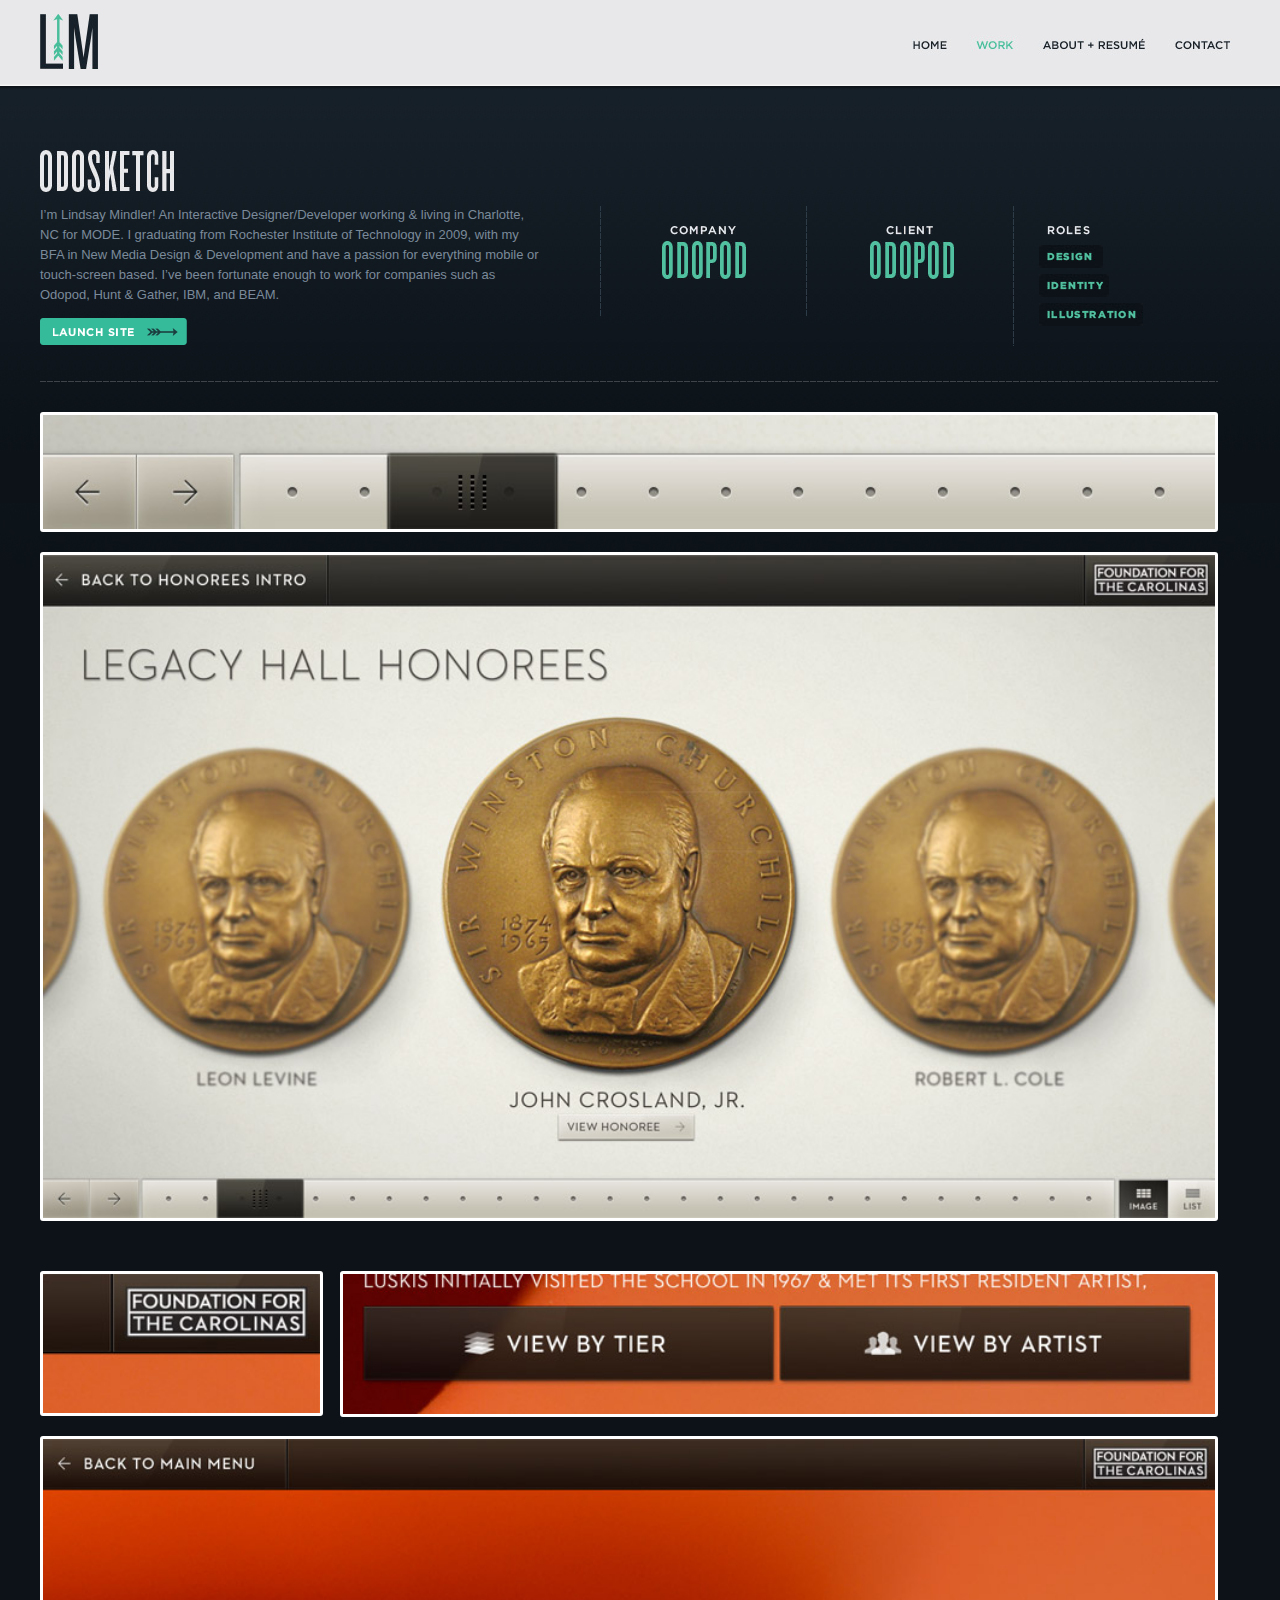
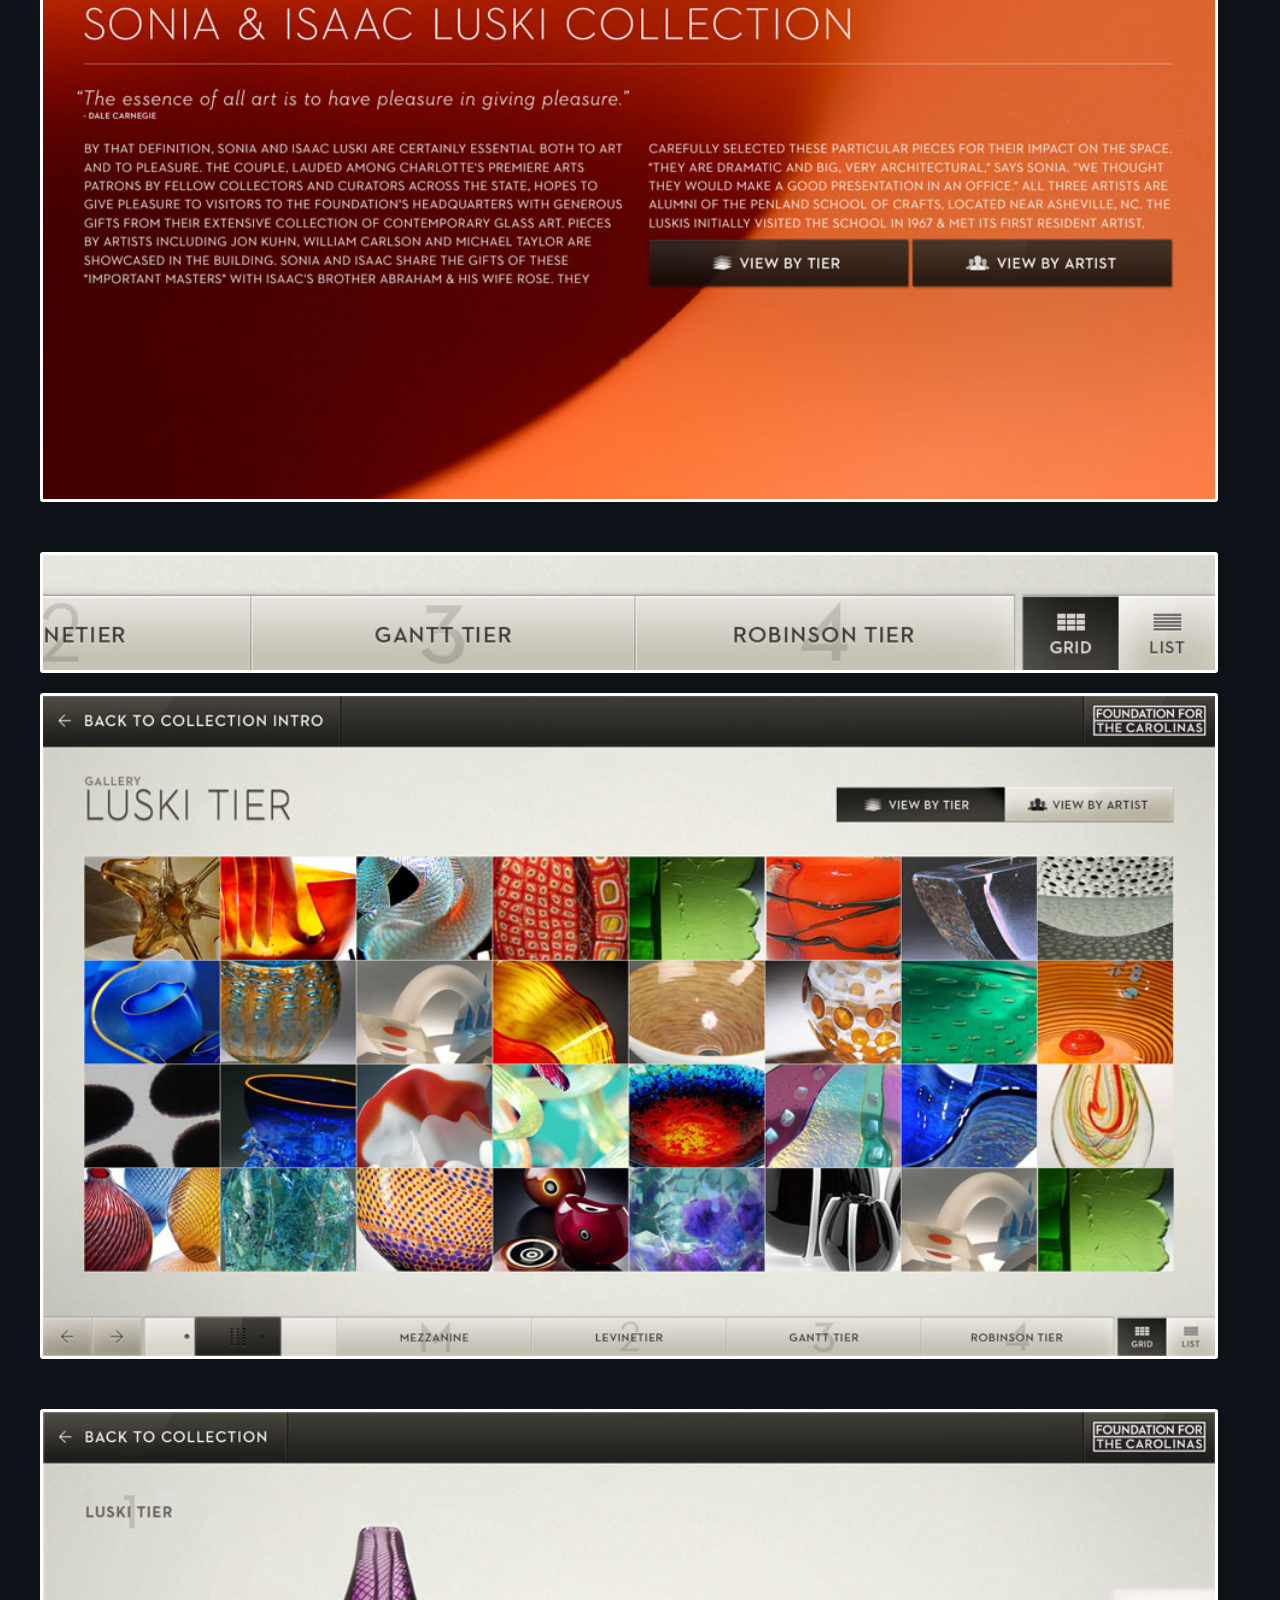
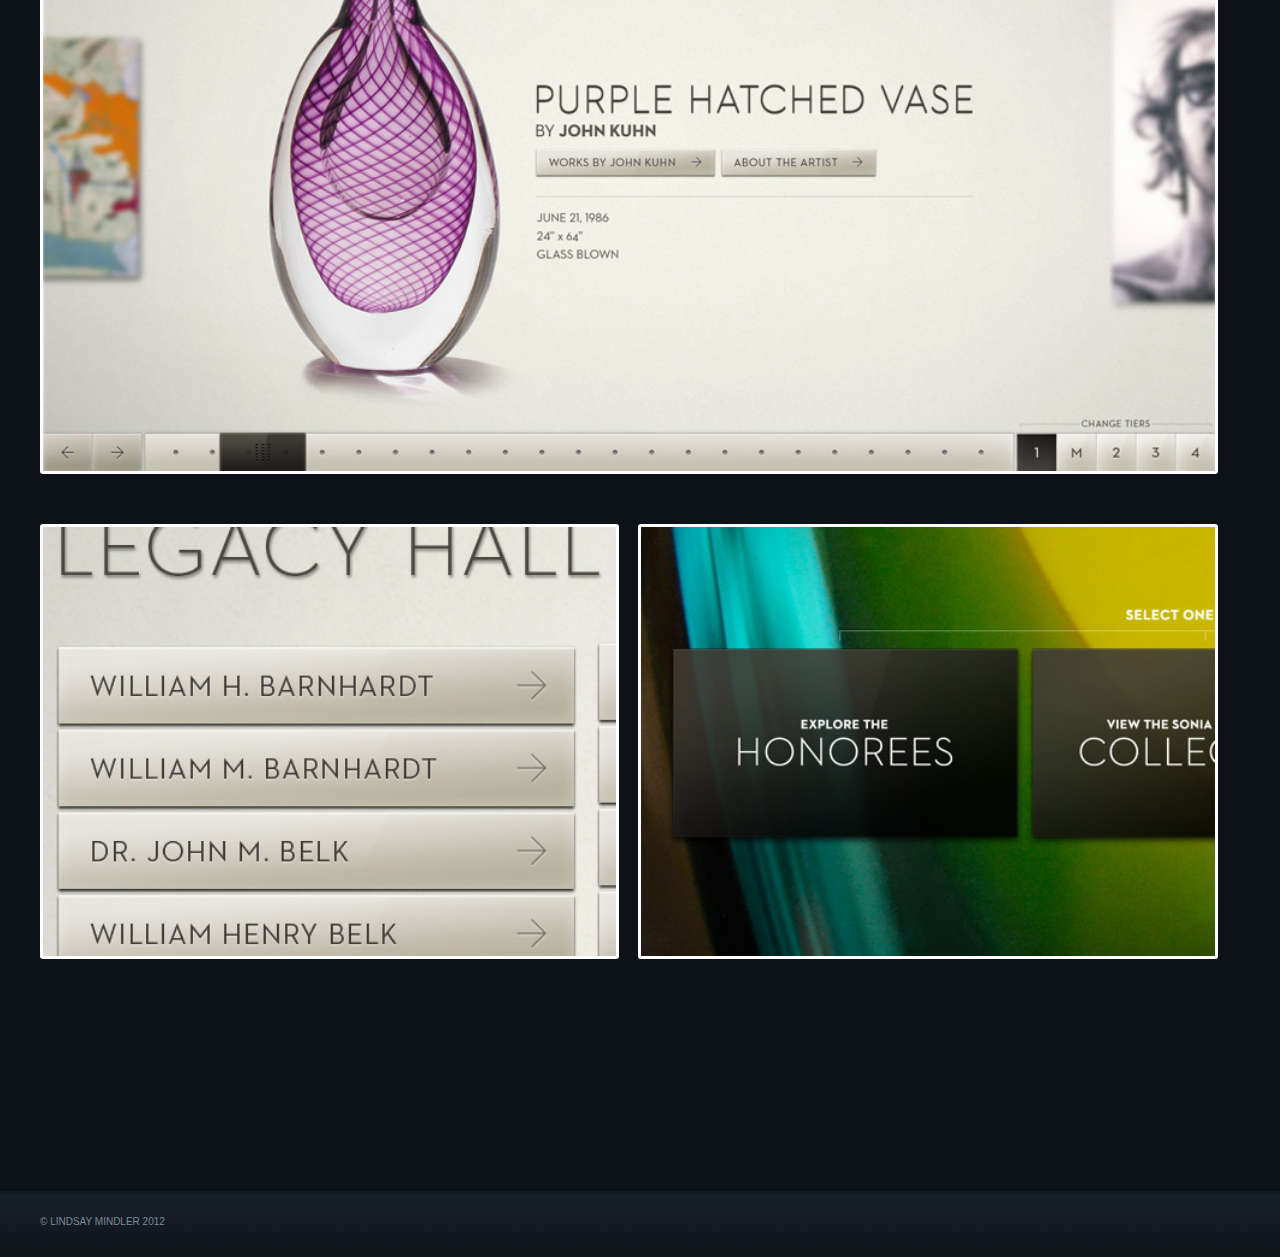
<file: work/odosketch/index.html>
<!DOCTYPE html PUBLIC "-//W3C//DTD XHTML 1.0 Transitional//EN" "http://www.w3.org/TR/xhtml1/DTD/xhtml1-transitional.dtd">
<html xmlns="http://www.w3.org/1999/xhtml">
<head>

  <meta http-equiv="Content-Type" content="text/html; charset=UTF-8" />
  <meta name="keywords" content="" />

  <!--<link rel="shortcut icon" href="assets/img/favicon.ico">
  <link rel="icon" type="image/ico" href="assets/img/favicon.ico">-->


  <link rel="stylesheet" type="text/css" href="../../assets/css/style.css" />
  <link rel="stylesheet" type="text/css" href="../../assets/css/work-detail.css" />

<!--
  <script src="../../src/js/hover.js" type="text/javascript"></script>
  <script defer type="text/javascript" src="../../src/js/pngfix.js"></script>

-->



  <title>LM</title>
</head>

<body>

    <header>
    <div class='logo'><a href="#"></a></div>
        <div class='nav_container'>

      <nav>
        <div id="menu">
          <ul>
            <li><div id='home-nav'><a href="../../index.html"></a></div></li>
            <li class='selected'><div id='works-nav'><a href="../../index.html#works"></a></div></li>
            <li><div id='aboutme-nav'><a href="../../index.html#aboutme"></a></div></li>
            <li><div id='contact-nav'><a href="../../index.html#contact"></a></div></li>
          </ul>
        </div>
      </nav>

    </div>
  </header>


  <div class='container'>
    <div class = 'description'>
      <div class = 'left'>
        <div class='title'><img src='../../assets/img/work/odosketch/title.jpg' /></div>
        <p>I’m Lindsay Mindler! An Interactive Designer/Developer working &amp; living in Charlotte, NC for MODE. I graduating from Rochester Institute of Technology in 2009, with my BFA in New Media Design &amp; Development and have a passion for everything mobile or touch-screen based. I’ve been fortunate enough to work for companies such as Odopod, Hunt &amp; Gather, IBM, and BEAM.</p>
        <div class='launch-button'><a href='http://odosketch.com'></a></div>
      </div>
      <div class = 'right'>
        <div><div class ='company'><div class='odopod'></div></div></div>
        <div><div class ='client'> <div class='odopod'></div></div></div>
        <div><div class ='roles'>
          <div class='roles-title'></div>
          <div class='tag' id='design'></div>
          <div class='tag' id='identity'></div>
          <div class='tag' id='illustration'></div>
        </div></div>
      </div>
    </div>

   


    <div class='images'>
       <div class='divider'></div>

      <div class ='image-full'><img src='../../assets/img/work/fftc/01_ui.jpg' /></div>

      <div class='small-spacer'></div>

      <div class ='image-full'><img src='../../assets/img/work/fftc/02.jpg' /></div>

      <div class='large-spacer'></div>

      <div class ='image-three-quarters'><img src='../../assets/img/work/fftc/04.jpg' /></div>

      <div class ='image-quarter'><img src='../../assets/img/work/fftc/03.jpg' /></div>

      <div class='small-spacer'></div>

      <div class ='image-full'><img src='../../assets/img/work/fftc/05.jpg' /></div>

      <div class='large-spacer'></div>

      <div class ='image-full'><img src='../../assets/img/work/fftc/06.jpg' /></div>

      <div class='small-spacer'></div>

      <div class ='image-full'><img src='../../assets/img/work/fftc/07.jpg' /></div>

      <div class='large-spacer'></div>

      <div class ='image-full'><img src='../../assets/img/work/fftc/08.jpg' /></div>

      <div class='large-spacer'></div>

      <div class ='image-half-left'><img src='../../assets/img/work/fftc/09.jpg' /></div>
      
      <div class ='image-half-right'><img src='../../assets/img/work/fftc/10.jpg' /></div>


    </div>




  </div>




  <footer><div class='footer_container'><p>© LINDSAY MINDLER 2012</p></div></footer>

</body>
</html>
</file>
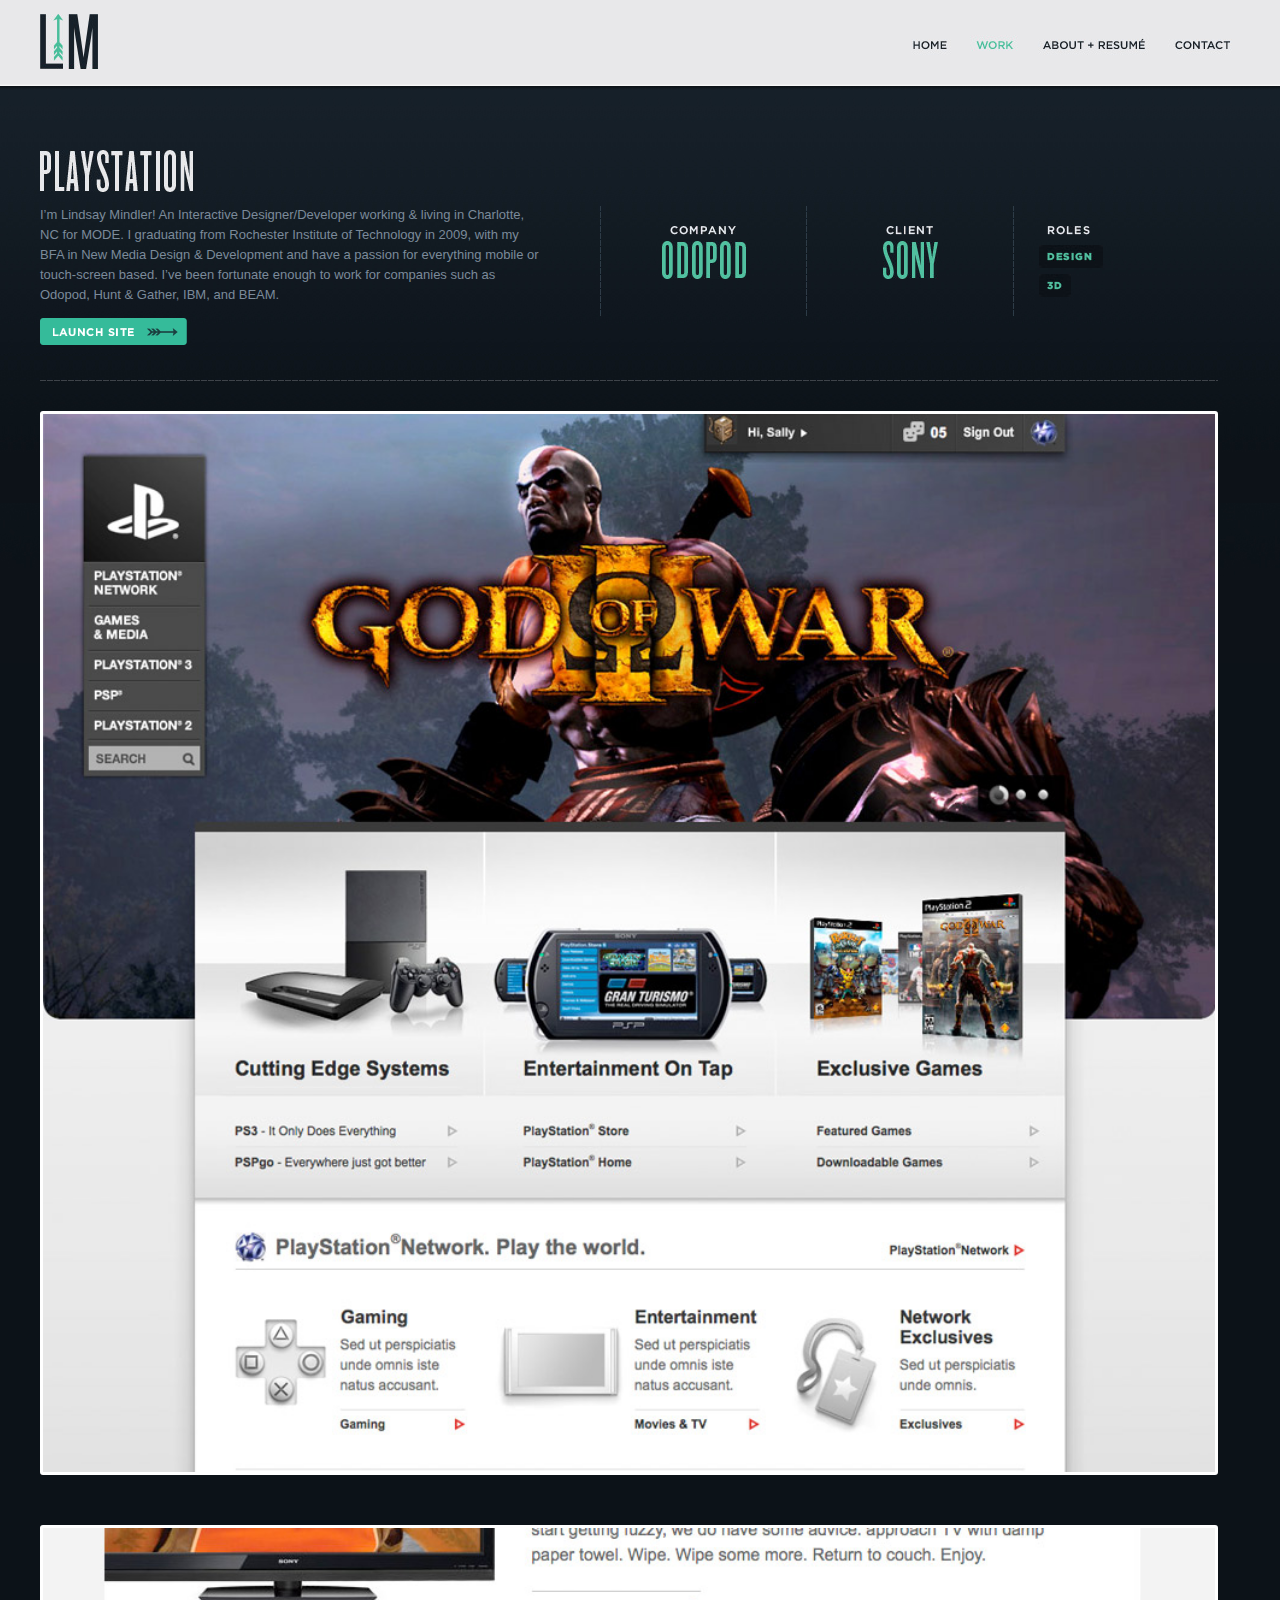
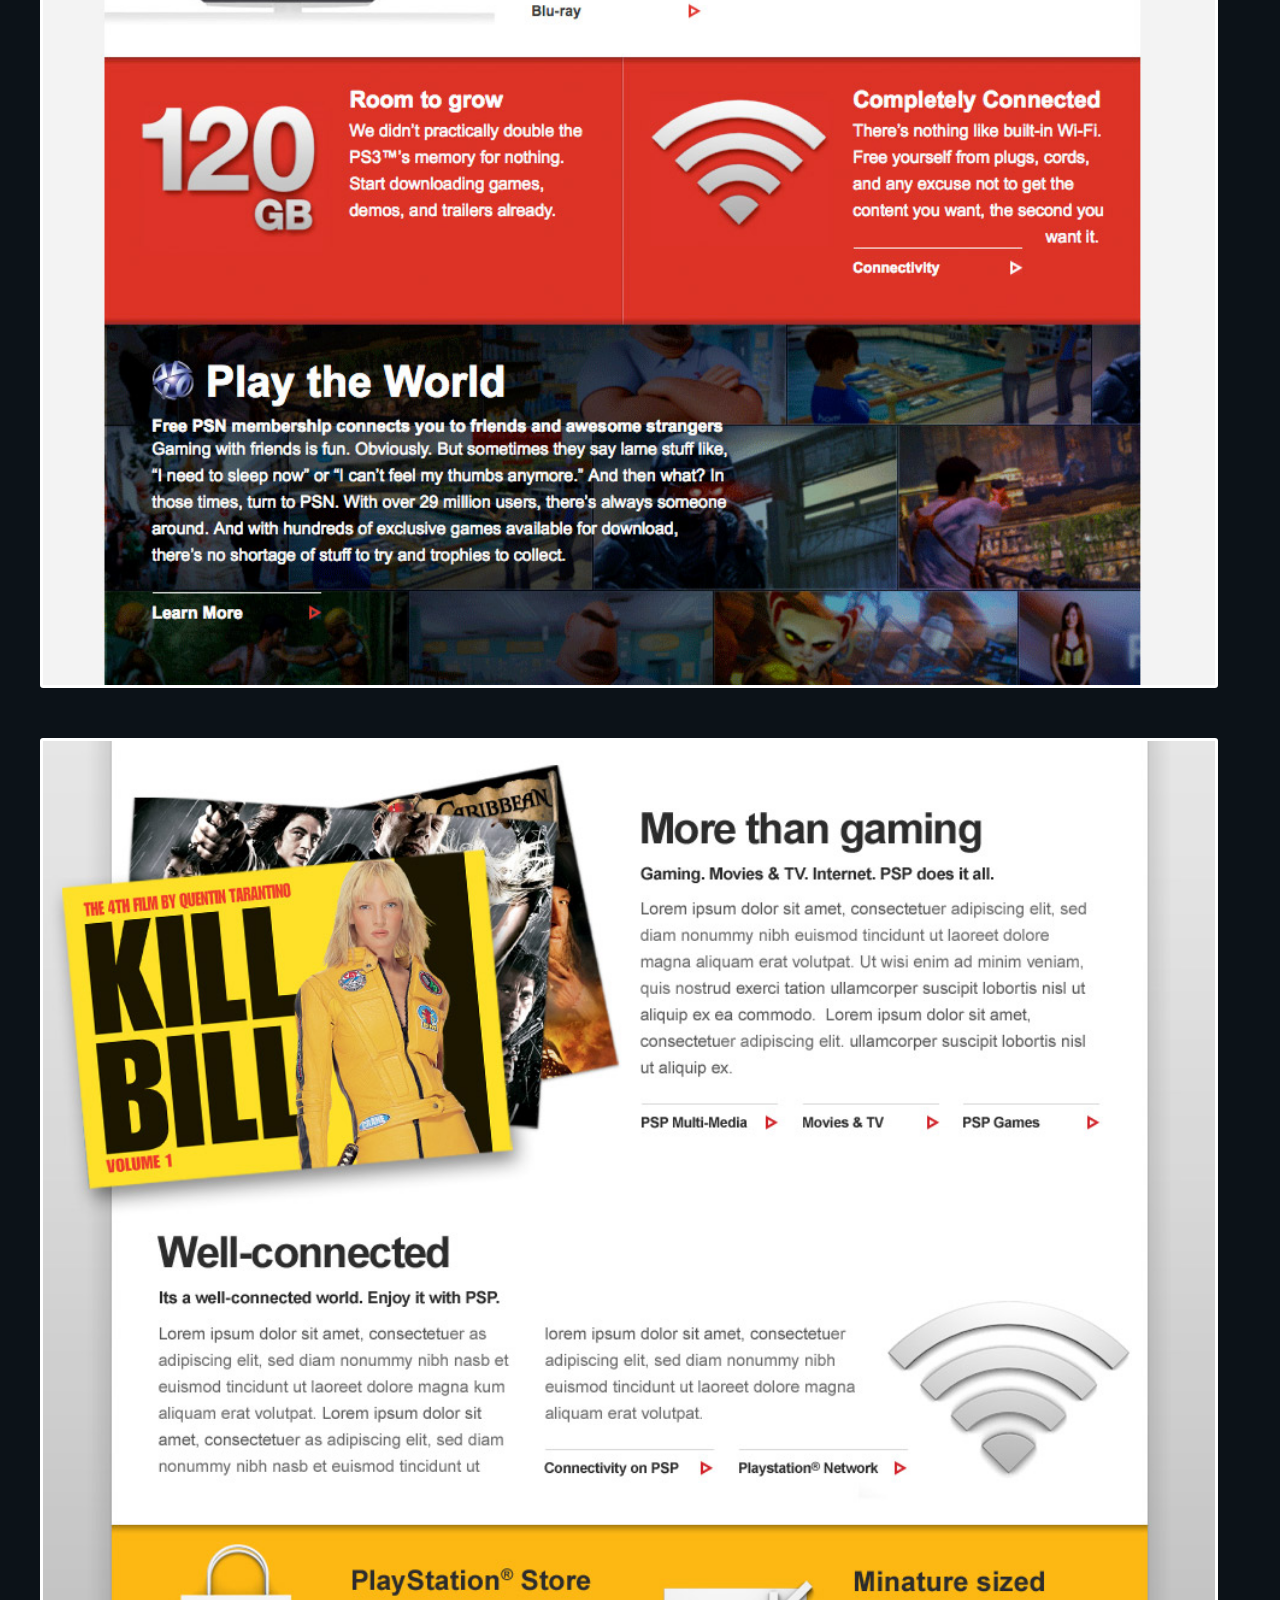
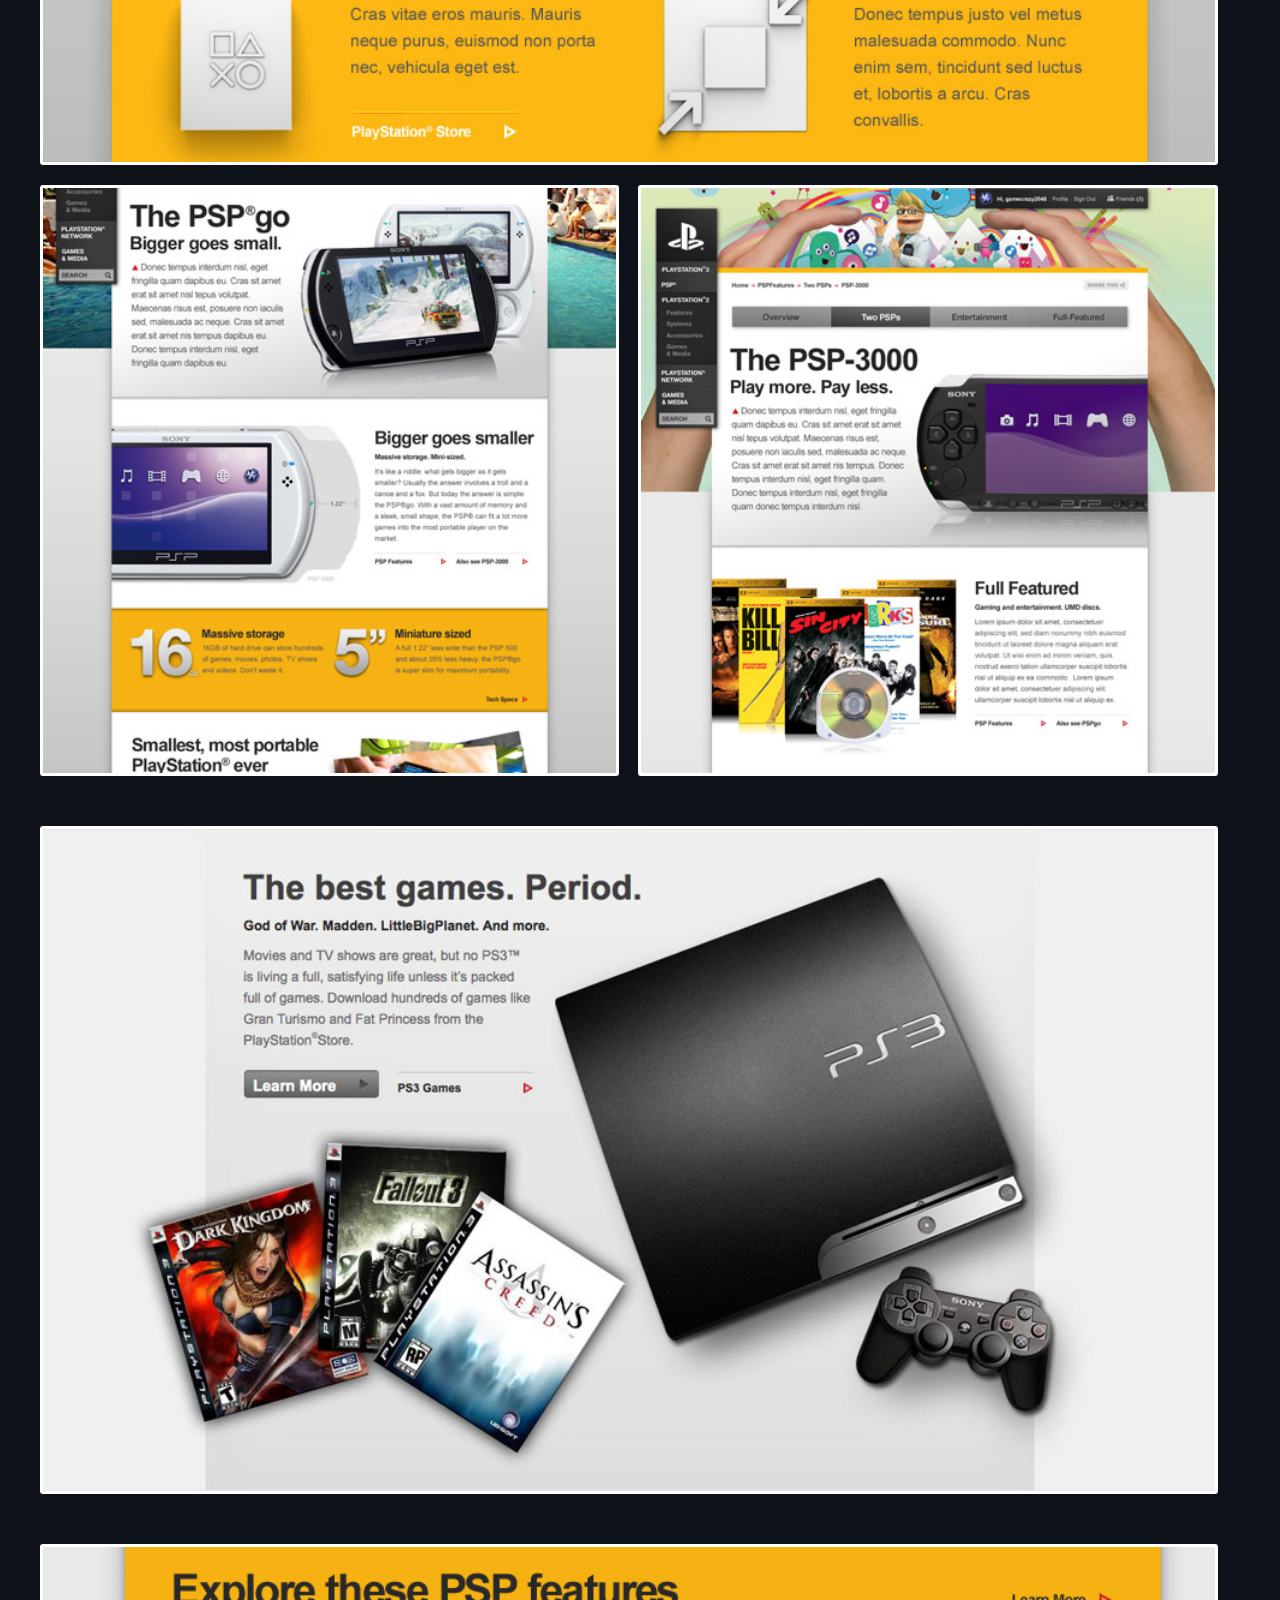
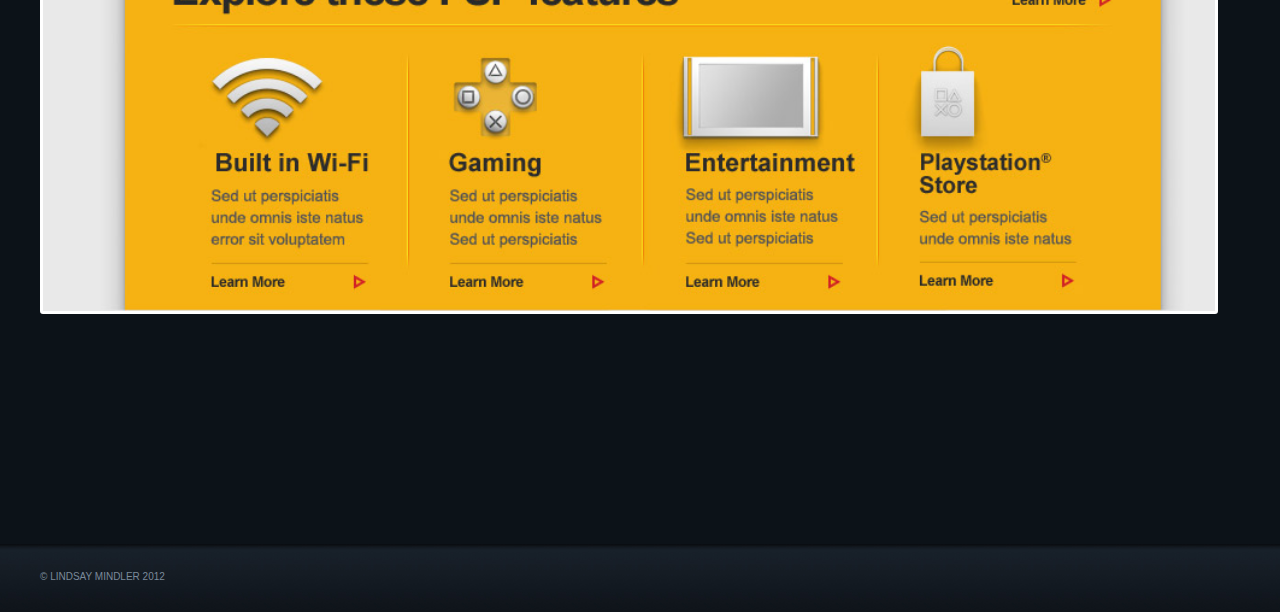
<file: work/playstation/index.html>
<!DOCTYPE html PUBLIC "-//W3C//DTD XHTML 1.0 Transitional//EN" "http://www.w3.org/TR/xhtml1/DTD/xhtml1-transitional.dtd">
<html xmlns="http://www.w3.org/1999/xhtml">
<head>

  <meta http-equiv="Content-Type" content="text/html; charset=UTF-8" />
  <meta name="keywords" content="" />

  <!--<link rel="shortcut icon" href="assets/img/favicon.ico">
  <link rel="icon" type="image/ico" href="assets/img/favicon.ico">-->


  <link rel="stylesheet" type="text/css" href="../../assets/css/style.css" />
  <link rel="stylesheet" type="text/css" href="../../assets/css/work-detail.css" />

<!--
  <script src="../../src/js/hover.js" type="text/javascript"></script>
  <script defer type="text/javascript" src="../../src/js/pngfix.js"></script>

-->



  <title>LM</title>
</head>

<body>

    <header>
    <div class='logo'><a href="#"></a></div>
        <div class='nav_container'>

      <nav>
        <div id="menu">
          <ul>
            <li><div id='home-nav'><a href="../../index.html"></a></div></li>
            <li class='selected'><div id='works-nav'><a href="../../index.html#works"></a></div></li>
            <li><div id='aboutme-nav'><a href="../../index.html#aboutme"></a></div></li>
            <li><div id='contact-nav'><a href="../../index.html#contact"></a></div></li>
          </ul>
        </div>
      </nav>

    </div>
  </header>


  <div class='container'>
    <div class = 'description'>
      <div class = 'left'>
        <div class='title'><img src='../../assets/img/work/playstation/title.jpg' /></div>
        <p>I’m Lindsay Mindler! An Interactive Designer/Developer working &amp; living in Charlotte, NC for MODE. I graduating from Rochester Institute of Technology in 2009, with my BFA in New Media Design &amp; Development and have a passion for everything mobile or touch-screen based. I’ve been fortunate enough to work for companies such as Odopod, Hunt &amp; Gather, IBM, and BEAM.</p>
        <div class='launch-button'><a href='http://us.playstation.com' target='_blank'></a></div>
      </div>
      <div class = 'right'>
        <div><div class ='company'><div class='odopod'></div></div></div>
        <div><div class ='client'> <div class='sony'></div></div></div>
        <div><div class ='roles'>
          <div class='roles-title'></div>
          <div class='tag' id='design'></div>
          <div class='tag' id='three-d'></div>
        </div></div>
      </div>
    </div>

   


    <div class='images'>
       <div class='divider'></div>

      <div class ='image-full'><img src='../../assets/img/work/playstation/01.jpg' /></div>

      <div class='large-spacer'></div>

      <div class ='image-full'><img src='../../assets/img/work/playstation/02.jpg' /></div>

      <div class='large-spacer'></div>

      <div class ='image-full'><img src='../../assets/img/work/playstation/03.jpg' /></div>

      <div class='small-spacer'></div>


      <div class ='image-half-left'><img src='../../assets/img/work/playstation/04.jpg' /></div>
      <div class ='image-half-right'><img src='../../assets/img/work/playstation/05.jpg' /></div>


      <div class='large-spacer'></div>

        <div class ='image-full'><img src='../../assets/img/work/playstation/06.jpg' /></div>

       <div class='large-spacer'></div>

        <div class ='image-full'><img src='../../assets/img/work/playstation/07.jpg' /></div>
    </div>




  </div>




  <footer><div class='footer_container'><p>© LINDSAY MINDLER 2012</p></div></footer>

</body>
</html>
</file>
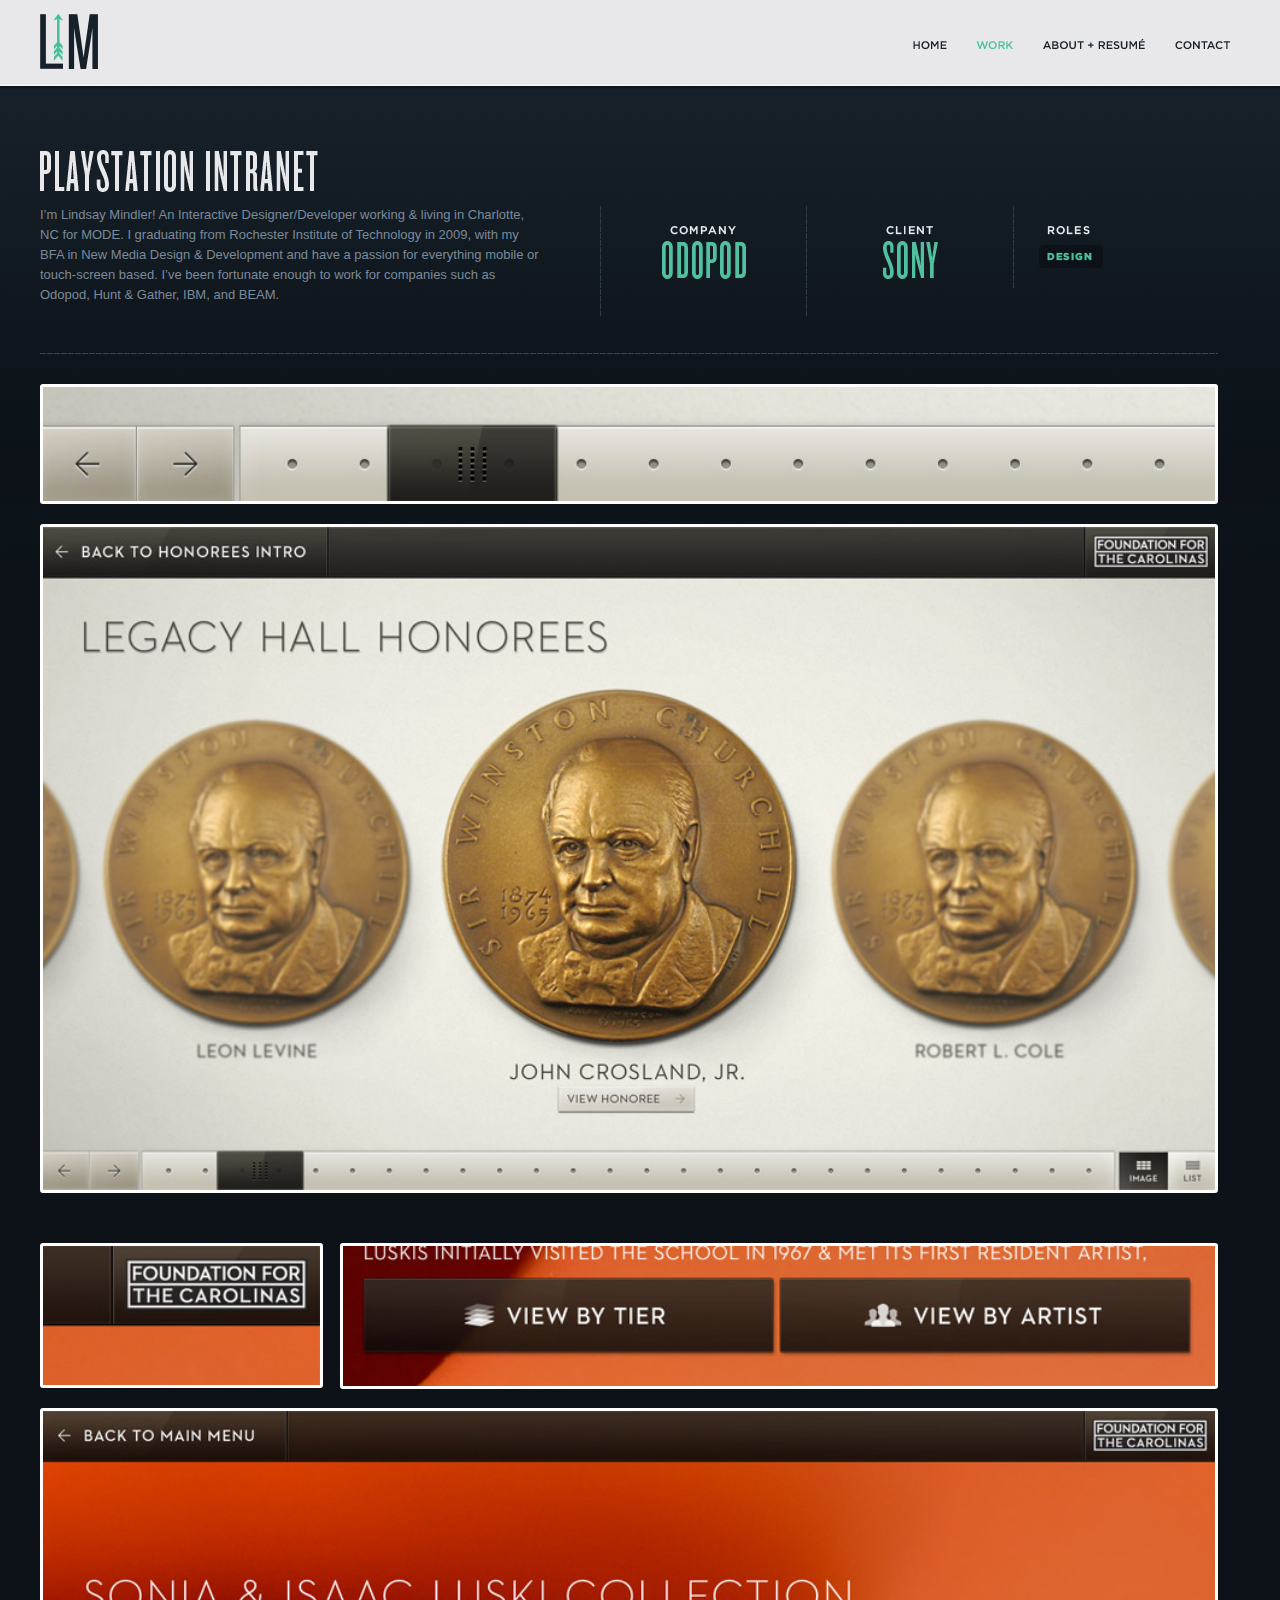
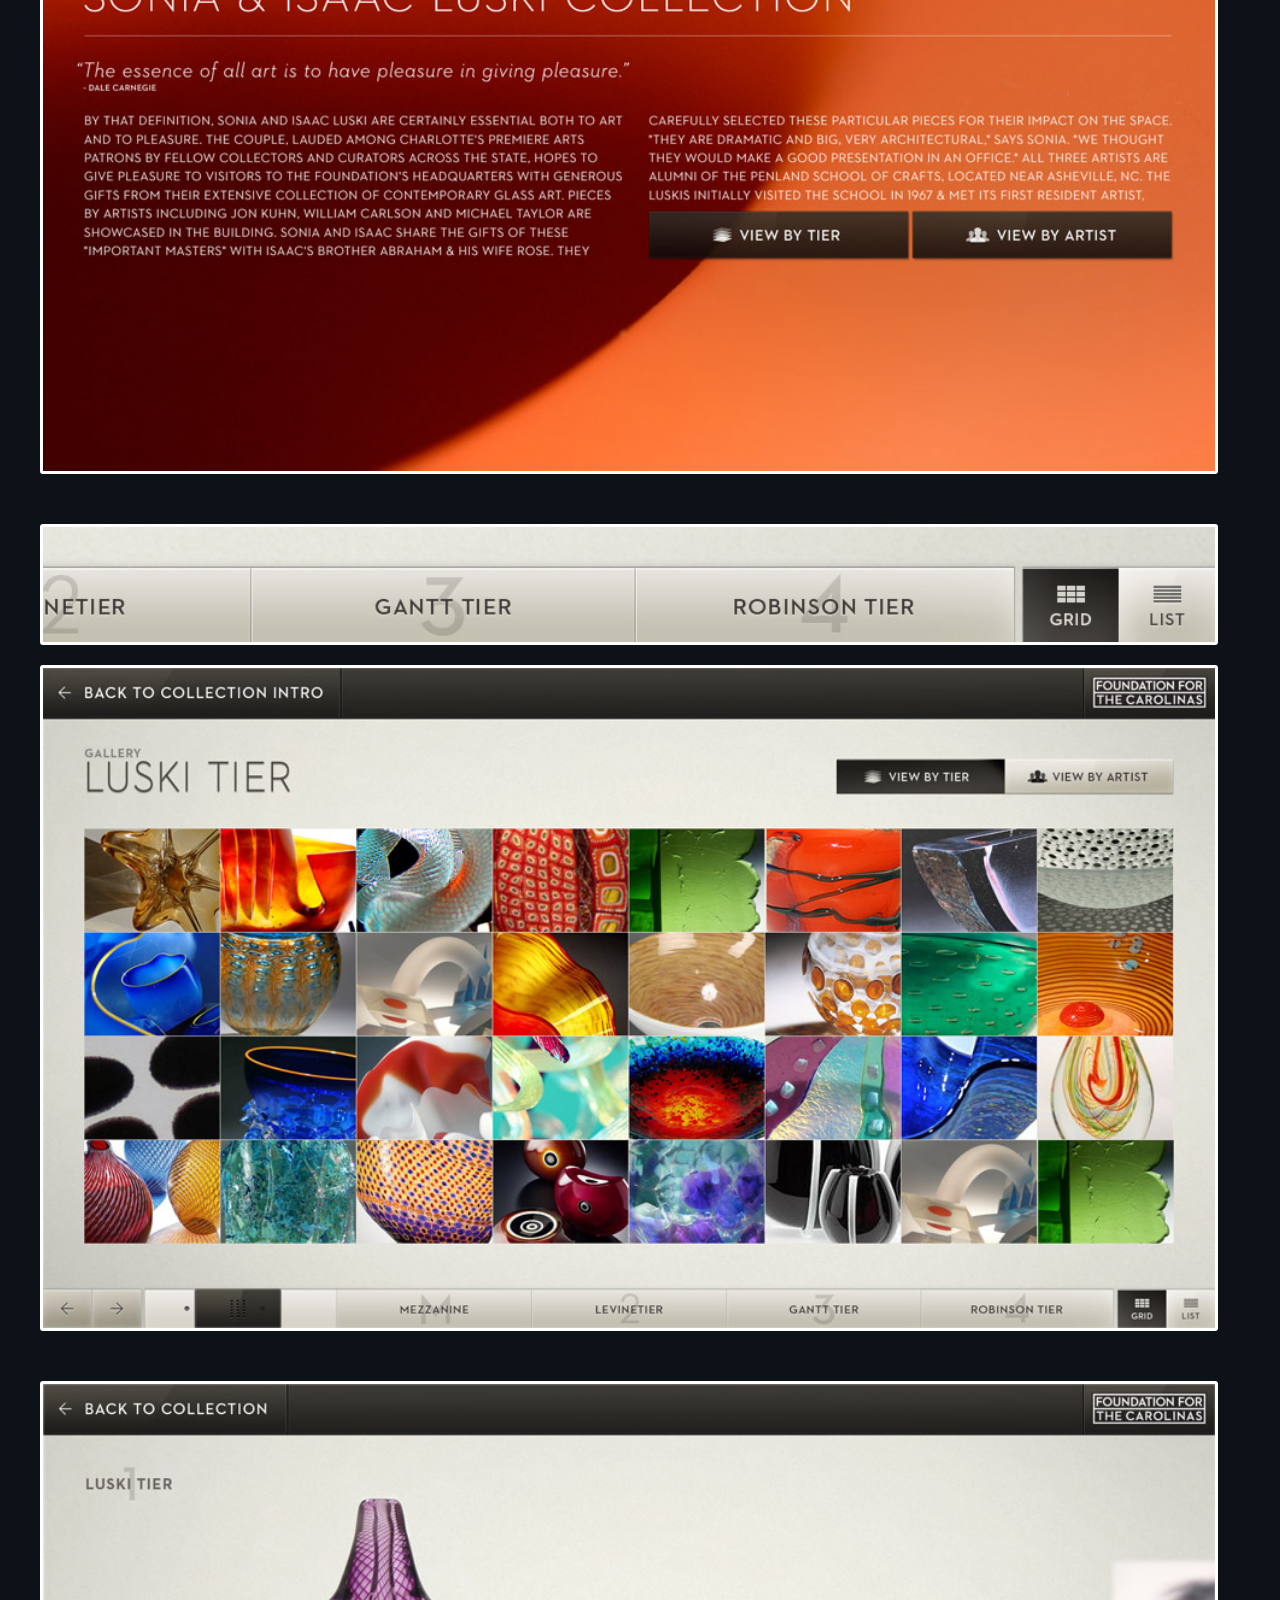
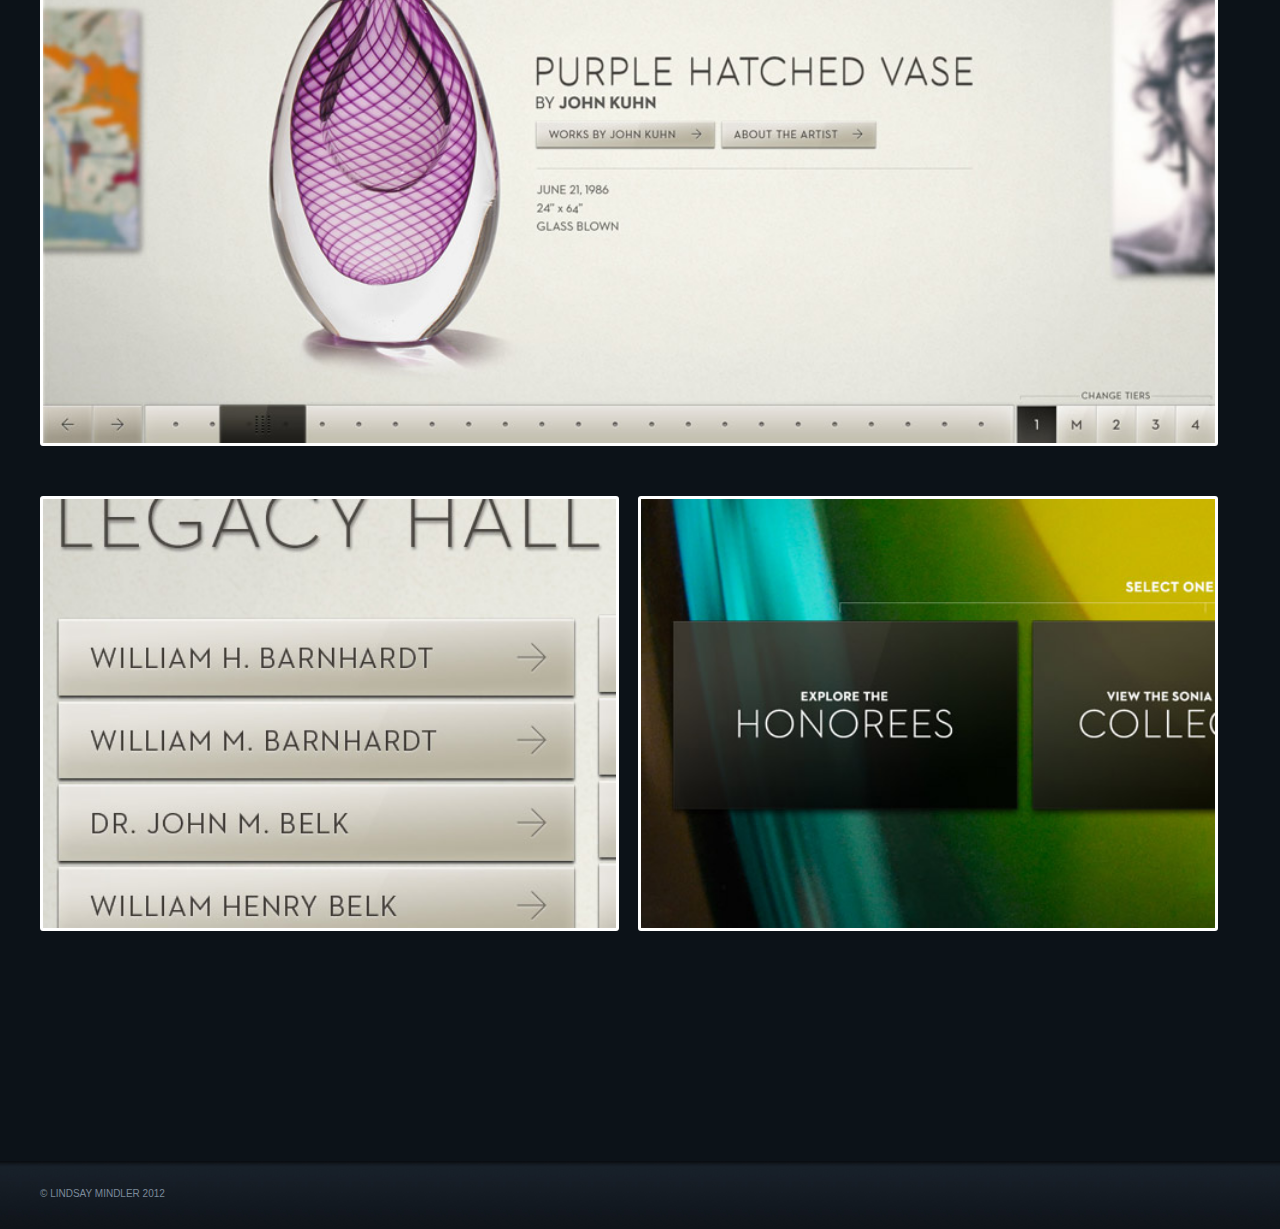
<file: work/ps-intranet/index.html>
<!DOCTYPE html PUBLIC "-//W3C//DTD XHTML 1.0 Transitional//EN" "http://www.w3.org/TR/xhtml1/DTD/xhtml1-transitional.dtd">
<html xmlns="http://www.w3.org/1999/xhtml">
<head>

  <meta http-equiv="Content-Type" content="text/html; charset=UTF-8" />
  <meta name="keywords" content="" />

  <!--<link rel="shortcut icon" href="assets/img/favicon.ico">
  <link rel="icon" type="image/ico" href="assets/img/favicon.ico">-->


  <link rel="stylesheet" type="text/css" href="../../assets/css/style.css" />
  <link rel="stylesheet" type="text/css" href="../../assets/css/work-detail.css" />

<!--
  <script src="../../src/js/hover.js" type="text/javascript"></script>
  <script defer type="text/javascript" src="../../src/js/pngfix.js"></script>

-->



  <title>LM</title>
</head>

<body>

    <header>
    <div class='logo'><a href="#"></a></div>
        <div class='nav_container'>

      <nav>
        <div id="menu">
          <ul>
            <li><div id='home-nav'><a href="../../index.html"></a></div></li>
            <li class='selected'><div id='works-nav'><a href="../../index.html#works"></a></div></li>
            <li><div id='aboutme-nav'><a href="../../index.html#aboutme"></a></div></li>
            <li><div id='contact-nav'><a href="../../index.html#contact"></a></div></li>
          </ul>
        </div>
      </nav>

    </div>
  </header>


  <div class='container'>
    <div class = 'description'>
      <div class = 'left'>
        <div class='title'><img src='../../assets/img/work/ps-intranet/title.jpg' /></div>
        <p>I’m Lindsay Mindler! An Interactive Designer/Developer working &amp; living in Charlotte, NC for MODE. I graduating from Rochester Institute of Technology in 2009, with my BFA in New Media Design &amp; Development and have a passion for everything mobile or touch-screen based. I’ve been fortunate enough to work for companies such as Odopod, Hunt &amp; Gather, IBM, and BEAM.</p>
      </div>
      <div class = 'right'>
        <div><div class ='company'><div class='odopod'></div></div></div>
        <div><div class ='client'> <div class='sony'></div></div></div>
        <div><div class ='roles'>
          <div class='roles-title'></div>
          <div class='tag' id='design'></div>
        </div></div>
      </div>
    </div>

   


    <div class='images'>
       <div class='divider'></div>

      <div class ='image-full'><img src='../../assets/img/work/fftc/01_ui.jpg' /></div>

      <div class='small-spacer'></div>

      <div class ='image-full'><img src='../../assets/img/work/fftc/02.jpg' /></div>

      <div class='large-spacer'></div>

      <div class ='image-three-quarters'><img src='../../assets/img/work/fftc/04.jpg' /></div>

      <div class ='image-quarter'><img src='../../assets/img/work/fftc/03.jpg' /></div>

      <div class='small-spacer'></div>

      <div class ='image-full'><img src='../../assets/img/work/fftc/05.jpg' /></div>

      <div class='large-spacer'></div>

      <div class ='image-full'><img src='../../assets/img/work/fftc/06.jpg' /></div>

      <div class='small-spacer'></div>

      <div class ='image-full'><img src='../../assets/img/work/fftc/07.jpg' /></div>

      <div class='large-spacer'></div>

      <div class ='image-full'><img src='../../assets/img/work/fftc/08.jpg' /></div>

      <div class='large-spacer'></div>

      <div class ='image-half-left'><img src='../../assets/img/work/fftc/09.jpg' /></div>
      
      <div class ='image-half-right'><img src='../../assets/img/work/fftc/10.jpg' /></div>


    </div>




  </div>




  <footer><div class='footer_container'><p>© LINDSAY MINDLER 2012</p></div></footer>

</body>
</html>
</file>
<file: assets/css/style.css>
body { margin:0 auto; background:url('../img/tile_bg.jpg'); background-repeat: repeat-x; background-color:#0c1218; }


header {position:fixed; top:0px; z-index:1; width:100%; height:98px; display:block; background:url('../img/tile_header.png'); background-repeat: repeat-x;}
.logo a { position:relative; top:14px; margin-left:40px; background:url('../img/logo.jpg'); display:block; width:58px; height:55px; }
.logo a:hover { background-position: 0px 73px ;}

nav {margin-left: 40px; margin-right: 40px; float:right; width:377px; position:relative; bottom:40px;}

#menu{ width:100%;}
@media screen and (min-width: 1401px) {		#menu {width:1400px; margin:auto;}		}

nav #menu li {list-style: none;}


/*------------------HOME----------------*/

header .nav_container nav #menu li.selected #home-nav a{
	width:59px;
	height:28px;
	background: url('../img/nav_home.jpg') left bottom;
	float:left;
}

header .nav_container nav #menu li.selected #home-nav a:hover{
	width:59px;
	height:28px;
	background: url('../img/nav_home.jpg') left bottom;
	float:left;
}

header .nav_container nav #menu li.selected #home-nav a:active{
	width:59px;
	height:28px;
	background: url('../img/nav_home.jpg') left bottom;
	float:left;
}

header .nav_container nav #menu li #home-nav a{
	width:59px;
	height:28px;
	background: url('../img/nav_home.jpg');
	float:left;
}

header .nav_container nav #menu li #home-nav a:hover{
	width:59px;
	height:28px;
	background: url('../img/nav_home.jpg') left bottom;
	float:left;
}

header .nav_container nav #menu li #home-nav a:active{
	width:59px;
	height:28px;
	background: url('../img/nav_home.jpg') left bottom;
	float:left;
}



/*------------------WORKS----------------*/

header .nav_container nav #menu li.selected #works-nav a{
	width:68px;
	height:28px;
	background: url('../img/nav_work.jpg')  left bottom;
	float:left;
}

header .nav_container nav #menu li.selected #works-nav a:hover{
	width:68px;
	height:28px;
	background: url('../img/nav_work.jpg')  left bottom;
	float:left;
}

header .nav_container nav #menu li.selected #works-nav a:active{
	width:68px;
	height:28px;
	background: url('../img/nav_work.jpg')  left bottom;
	float:left;
}

header .nav_container nav #menu li #works-nav a{
	width:68px;
	height:28px;
	background: url('../img/nav_work.jpg');
	float:left;
}

header .nav_container nav #menu li #works-nav a:hover{
	width:68px;
	height:28px;
	background: url('../img/nav_work.jpg') left bottom;
	float:left;
}

header .nav_container nav #menu li #works-nav a:active{
	width:68px;
	height:28px;
	background: url('../img/nav_work.jpg') left bottom;
	float:left;
}



/*------------------ABOUT----------------*/
header .nav_container nav #menu li.selected #aboutme-nav a{
	width:130px;
	height:28px;
	background: url('../img/nav_about.jpg') left bottom;
	float:left;
}

header .nav_container nav #menu li.selected #aboutme-nav a:hover{
	width:130px;
	height:28px;
	background: url('../img/nav_about.jpg') left bottom;
	float:left;
}

header .nav_container nav #menu li.selected #aboutme-nav a:active{
	width:130px;
	height:28px;
	background: url('../img/nav_about.jpg') left bottom;
	float:left;
}

header .nav_container nav #menu li #aboutme-nav a{
	width:130px;
	height:28px;
	background: url('../img/nav_about.jpg');
	float:left;
}

header .nav_container nav #menu li #aboutme-nav a:hover{
	width:130px;
	height:28px;
	background: url('../img/nav_about.jpg') left bottom;
	float:left;
}

header .nav_container nav #menu li #aboutme-nav a:active{
	width:130px;
	height:28px;
	background: url('../img/nav_about.jpg') left bottom;
	float:left;
}



/*------------------ABOUT----------------*/

header .nav_container nav #menu li.selected #contact-nav a{
	width:80px;
	height:28px;
	background: url('../img/nav_contact.jpg') left bottom;
	float:left;
}

header .nav_container nav #menu li.selected #contact-nav a:hover{
	width:80px;
	height:28px;
	background: url('../img/nav_contact.jpg') left bottom;
	float:left;
}

header .nav_container nav #menu li.selected #contact-nav a:active{
	width:80px;
	height:28px;
	background: url('../img/nav_contact.jpg') left bottom;
	float:left;
}

header .nav_container nav #menu li #contact-nav a{
	width:80px;
	height:28px;
	background: url('../img/nav_contact.jpg');
	float:left;
}

header .nav_container nav #menu li #contact-nav a:hover{
	width:80px;
	height:28px;
	background: url('../img/nav_contact.jpg') left bottom;
	float:left;
}

header .nav_container nav #menu li #contact-nav a:active{
	width:80px;
	height:28px;
	background: url('../img/nav_contact.jpg') left bottom;
	float:left;
}






footer {width:100%; height:68px; display:block; background:url('../img/tile_footer.jpg'); float:left; position:relative; top:280px;}
.footer_container {margin:auto;}
footer p {font-size: 10px; margin-left:40px; margin-top:23px;}

@media screen and (min-width: 1401px) {
	.footer_container {width:1400px; margin:auto;}
}


p{ font-family: Arial, sans-serif; font-size: 13px; color: #7b8a9a; line-height: 20px;}
</file>
<file: assets/css/home.css>
/*---------------------------------------------------------------------
                              INTRO
---------------------------------------------------------------------*/
.intro { margin:auto; display:block; background:url('../img/intro.jpg'); width:652px; height:295px; text-align: center; }



/*---------------------------------------------------------------------
                              WORKS
---------------------------------------------------------------------*/
.container { position:relative; top:150px; }
.works { position:relative; float:left; top:40px; padding-left:40px; padding-right:40px; top:70px;}
.work{ float:left; }
.work img { width:100%; border-radius: 3px; -moz-border-radius: 3px; -webkit-border-radius: 3px; }

.work a:hover img {opacity:.9; width:100%; height:100%; margin:0 0 0 0}



/*---------------------------------------------------------------------
                              ABOUT
---------------------------------------------------------------------*/
.about { position:relative; top:280px; width:100%; height:453px; float:left; background:url('../img/tile_about.jpg'); background-repeat: repeat-x;}
.about_container { width:100%; float:left; padding-top: 100px; max-width: 1400px; }

/*   left   */
.about .title {width:166px; height:41px; display:block; background:url('../img/about_title.jpg');}
.about .left { width:420px; float:left; position:relative; margin: 0 60px 0 40px; }
.about .left .button a {display:block; border:none; width:205px; height:29px; background:url('../img/home/buttons.png'); background-position-y:233px;}
.about .left .button a:hover {background-position-y:204px;}


/*   right   */
.about .right { overflow: hidden; }
.about .right > div { width: 33.3333%; background:url('../img/divider_about.jpg') left top repeat-y; float:left; margin: 50px 0 0; padding: 0 5%; -webkit-box-sizing: border-box; -moz-box-sizing: border-box; box-sizing: border-box; }
.about .right > div > div { height:144px; display:block; margin-right: auto; margin-left: auto; position:relative; margin-top:16px; margin-bottom: 20px;}

.about .rit {width:123px; background:url('../img/about_rit.jpg'); }
.about .years {width:75px; background:url('../img/about_years.jpg'); }
.about .location {width:78px; background:url('../img/about_location.jpg'); }


/*---------------------------------------------------------------------
                              CONTACT
---------------------------------------------------------------------*/

.contact { position:relative; top:280px; width:100%; height:453px; float:left; background:url('../img/home/tile_contact.jpg'); background-repeat: repeat-x;}
.contact_container { width:100%; padding-top: 100px; max-width: 1400px; text-align:right;}
.contact .title {width:147px; height:42px; display:block; float:left; background:url('../img/home/contact_title.jpg'); margin-left:40px;}


.email_container { margin:auto; float:right; margin-left:40px; margin-right:40px; }
.email_container p { float:left; width:auto; text-align:left;}

.email_container .button{ width:258px; padding-left:366px; padding-top:9px;}
.email_container .button a { display:block; border:none; width:258px; height:29px; background:url('../img/home/buttons.png'); background-position-y:175px;}
.email_container .button a:hover { background-position-y:146px;}
.contact_container .divider {width:auto; height:1px; display:block; background:url('../img/home/contact_divider.jpg'); background-repeat: repeat-x; margin-top:60px; margin-left:40px; margin-right:40px;}


.contact .social_container {width:auto; display:block; border-radius: 3px; background-color:#FFFFFF; height:176px; margin-top:20px; margin-left:40px; margin-right:40px; -moz-border-radius: 3px; -webkit-border-radius: 3px; }
.social_container > div > div > div {margin-top:30px; margin-bottom:30px; display:block; height:27px; margin-left:auto; margin-right:auto; text-align:center;}
.social_container > div > div { background:url('../img/home/contact_divider-social.jpg') right top repeat-y; width: 20%; float:left;}

.social_container .divider {margin:auto; position:relative; top:85px; display:block; height:1px; background:url('../img/home/contact_divider.jpg');}
.social_container > div div:nth-of-type(5){ background-image: none;}

.social_container > div > div:hover > div{ background-position: left bottom;}
.social_container > div > div a {margin:auto; width:100%; height:100%; display:block;}

.twitter {background:url('../img/home/contact_twitter.jpg'); width:90px;}
.facebook {background:url('../img/home/contact_facebook.jpg'); width:104px; }
.dribbble {background:url('../img/home/contact_dribbble.jpg'); width:96px; }
.pinterest {background:url('../img/home/contact_pinterest.jpg'); width:102px; }
.tumblr {background:url('../img/home/contact_tumblr.jpg'); width:85px; }
.klout {background:url('../img/home/contact_klout.jpg'); width:76px; }
.linkedin {background:url('../img/home/contact_linkedin.jpg'); width:96px; }
.foursquare {background:url('../img/home/contact_foursquare.jpg'); width:120px; }
.google {background:url('../img/home/contact_google.jpg'); width:99px; }
.spotify {background:url('../img/home/contact_spotify.jpg'); width:88px; }

/*---------------------------------------------------------------------
                          MEDIA QUERIES
---------------------------------------------------------------------*/


/*       Less than 600px     */
@media (max-width: 526px) {
	.intro { background:url('../img/intro.jpg'); display:block; width:0px; height:0px; }
	.work { width:100%; margin-bottom:5%;}
	.contact .email_container { float:none; width:258px; padding-top:50px; margin-right:0px; margin-left: 40px; }
	.contact .email_container .button {padding-left:0px;}
	.contact .email_container p {height:0px; width:0px; visibility: hidden; }
	.contact_container .divider { margin-top: 20px; }
	.social_container > div > div > div {width:34px;}

}



/*       Less than 600px     */
@media (min-width: 527px) and (max-width: 599px) {
	.intro { background:url('../img/intro.jpg'); display:block; width:0px; height:0px; }
	.work { width:100%; margin-bottom:5%;}
	.contact .email_container { width:258px; margin-right:40px; margin-left: 0px; }
	.contact .email_container .button {padding-left:0px;}
	.contact .email_container p {height:0px; width:0px; visibility: hidden; }
	.social_container > div > div > div {width:34px;}
	
}


@media (max-width: 722px) {
	.about .right {visibility: hidden;}
	.about .left {width:auto;}

	.contact .email_container { width:258px; margin-right:40px; margin-bottom: 0px; }
	.contact .email_container .button {padding-left:0px;}
	.contact .email_container p {height:0px; width:0px; visibility: hidden; }
	.social_container > div > div > div {width:34px;}
}


@media (min-width: 723px) and (max-width: 889px) {
	.about .right > div:nth-of-type(1) {width:98%; padding:0 10%;}
	.about .right > div:nth-of-type(2) {width:0px; padding:0 0;}
	.about .right > div:nth-of-type(3) { width:0px; padding:0 0;}
	.about .years {width:0px;}
	.about .location {width:0px;}

	.contact .email_container { width:258px; margin-right:40px; margin-bottom: 0px; }
	.contact .email_container .button {padding-left:0px;}
	.contact .email_container p {height:0px; width:0px; visibility: hidden; }
	.social_container > div > div > div {width:34px;}
}

/*       Less than 990px, More than 880px      */
@media (min-width:890px) and (max-width: 990px) {
	.about .right > div:nth-of-type(1) {width:50%; padding:0 10%;}
	.about .right > div:nth-of-type(2) {width:50%; padding:0 10%;}
	.about .right > div:nth-of-type(3) { width:0px; padding:0;}
	.about .location {width:0px;}
}


/*       Less than 1200px, More than 600px      */
@media (min-width:600px) and (max-width: 1199px) {

	.intro { background:url('../img/intro.jpg'); display:block; width:652px; height:295px; }
	.work { width:49%; margin-bottom:2%; }
	.work:nth-of-type(2n) { margin-left:2%; }
}


/*       Less than 1400px, More than 1200px      */
@media (min-width:1200px) and (max-width:1400px){
	.work { width:100%;}
	.work {	width:32.333333333333333%;}
	.work {margin-left:1.2%; margin-bottom:1.2%;}
	.work:nth-of-type(1) {margin-left:0%;}
	.work:nth-of-type(4) {margin-left:0%;}
	.work:nth-of-type(7) {margin-left:0%;}
	.work:nth-of-type(10) {margin-left:0%;}
	.work:nth-of-type(13) {margin-left:0%;}
}


/*       More than 1400px      */
@media (min-width: 1401px) {
	.work {	width:32.333333333333333%;}
	.work {margin-left:1.2%; margin-bottom:1.2%;}
	.work:nth-of-type(1) {margin-left:0%;}
	.work:nth-of-type(4) {margin-left:0%;}
	.work:nth-of-type(7) {margin-left:0%;}
	.work:nth-of-type(10) {margin-left:0%;}
	.work:nth-of-type(13) {margin-left:0%;}
	.works {float:none; margin:auto; text-align:center; width:1321px;}
	.about_container { float:none; width:1400px; margin:auto;}

	.contact .contact_container {width:1400px; margin:auto;}
	.contact .social_container {width:1321px;}
}
</file>
<file: assets/css/work-detail.css>
.launch-button a{width:150px; height:27px; background:url('../img/home/buttons.png'); display:block; background-position-y: 117px;}
.launch-button a:hover{background-position-y: 88px;}

.app-button a{width:190px; height:27px; background:url('../img/home/buttons.png'); display:block; background-position-y: 58px;}
.app-button a:hover{background-position-y: 29px;}

/*---------------------------------------------------------------------
                              ABOUT
---------------------------------------------------------------------*/
.container { margin:auto; z-index:0; position:relative; top:50px; width:100%; height:auto; float:left; background:url('../img/tile_about.jpg'); background-repeat: repeat-x;}
.description { width:100%; float:left; padding-top: 100px; max-width: 1400px; }

/*   left   */
.container .left .title img {width:auto;}
.container .left { width:500px; float:left; position:relative; margin: 0 60px 0 40px; }
.container .left .button a {display:block; border:none; width:205px; height:29px; background:url('../img/home/buttons.png');}
.container .left .button a:hover {background-position:0 87px;}


/*   right   */
.container .right { overflow: hidden; }
.container .right > div { width: 30.3333%; background:url('../img/divider_about.jpg') left top repeat-y; float:left; margin: 56px 0 0; padding: 0 5%; -webkit-box-sizing: border-box; -moz-box-sizing: border-box; box-sizing: border-box; }
.container .right > div > div { height:144px; display:block; margin-right: auto; margin-left: auto; position:relative; margin-top:20px; margin-bottom: 20px;}

.container .right .company {background:url('../img/work/title_company.jpg'); background-repeat:no-repeat; width:66px; height:70px; }
.container .right .company .mode {background:url('../img/work/title_company-mode.jpg'); width:59px; height:38px; position:relative; top:15px; left:4px;}
.container .right .company .odopod {background:url('../img/work/title_company-odopod.jpg'); width:84px; height:38px; position:relative; top:15px; right:8px;}
.container .right .company .none {background:url('../img/work/title_company-none.jpg'); width:16px; height:38px; position:relative; top:15px; left:22px;}


.container .right .client {background:url('../img/work/title_client.jpg');  background-repeat:no-repeat; width:47px; height:70px; }
.container .right .client .fftc {background:url('../img/work/fftc/title_client.jpg'); width:46px; height:38px; position:relative; top:15px; left:1px;}
.container .right .client .sony {background:url('../img/work/playstation/title_client.jpg'); width:55px; height:38px; position:relative; top:15px; right:3px;}
.container .right .client .donq {background:url('../img/work/donq/title_client.jpg'); width:51px; height:38px; position:relative; top:15px; right:1px;}
.container .right .client .boars-head {background:url('../img/work/boarshead/title_client.jpg'); width:25px; height:36px; position:relative; top:15px; left:11px;}
.container .right .client .checkers {background:url('../img/work/checkers/title_client.jpg'); width:95px; height:38px; position:relative; top:15px; right:19px;}
.container .right .client .csg {background:url('../img/work/csg/title_client.jpg'); width:38px; height:38px; position:relative; top:15px; left:4px;}
.container .right .client .flower-city {background:url('../img/work/flower-city/title_client.jpg'); width:46px; height:38px; position:relative; top:15px; right:0px;}
.container .right .client .fox {background:url('../img/work/fox/title_client.jpg'); width:37px; height:38px; position:relative; top:15px; left:5px;}
.container .right .client .kodowa {background:url('../img/work/kodowa/title_client.jpg'); width:80px; height:38px; position:relative; top:15px; right:14px;}
.container .right .client .mizuno {background:url('../img/work/mizuno/title_client.jpg'); width:80px; height:38px; position:relative; top:15px; right:14px;}
.container .right .client .odopod {background:url('../img/work/odosketch/title_client.jpg'); width:84px; height:38px; position:relative; top:15px; right:16px;}




/*.description .right .roles {margin}*/
.container .right .roles {height:auto;}
.container .right .roles .roles-title { background:url('../img/work/title_roles.jpg'); width:43px; height:9px; margin-bottom:10px; }
.container .right .roles .tag {height:23px; position:relative; right:8px; margin-bottom:6px;}
.container .right .roles #design {background:url('../img/work/tag_design.jpg'); width:64px;}
.container .right .roles #development {background:url('../img/work/tag_development.jpg'); width:104px;}
.container .right .roles #concepting {background:url('../img/work/tag_concepting.jpg'); width:94px;}
.container .right .roles #three-d {background:url('../img/work/tag_3d.jpg'); width:32px;}
.container .right .roles #motion {background:url('../img/work/tag_motion.jpg'); width:65px;}
.container .right .roles #illustration {background:url('../img/work/tag_illustration.jpg'); width:104px;}
.container .right .roles #identity {background:url('../img/work/tag_identity.jpg'); width:70px;}
.container .right .roles #ux {background:url('../img/work/tag_ux.jpg'); width:124px;}

.divider {width:100%; margin:auto; position:relative; top:0px; display:block; height:1px; background:url('../img/work/divider.jpg'); margin-bottom:30px; background-repeat: repeat-x;}



.images { float:left; padding-top: 5px; margin-left:40px; width:92%; margin-top:30px;}

.small-spacer {margin-bottom:20px; float:none;}
.large-spacer {margin-bottom:50px; float:none;}

img {width:100%;}

.image-full {float:none; border-radius: 4px; border-color: #ffffff; border-style: solid; -moz-border-radius: 3px; border-radius: 3px;}

.image-quarter {width:23.5%; border-radius: 4px; border-color: #ffffff; border-style: solid; -moz-border-radius: 3px; border-radius: 3px;}
.image-three-quarters {float:right; width:74%; border-radius: 4px; border-color: #ffffff; border-style: solid; -moz-border-radius: 3px; border-radius: 3px;}

.image-half-left {float:right; width:48.7%; border-radius: 4px; border-color: #ffffff; border-style: solid; -moz-border-radius: 3px; border-radius: 3px;}
.image-half-right {width:48.7%; margin-right:10px; border-radius: 4px; border-color: #ffffff; border-style: solid; -moz-border-radius: 3px; border-radius: 3px;}



@media screen and (min-width:1401px) {
	.container {width:1400px; margin:auto; float:none;}
}
@media screen and (max-width:1400px) and (min-width:1181px) {
	.images { width:92%; }
	.container .right {width:auto; height:auto; visibility: visible;}
}

@media screen and (max-width: 1180px) and (min-width: 1111px) {
	.images { width:92%; }
	.image-half-left {width:48.5%;}
	.image-half-right {width:48.5%;}
}
@media screen and (max-width: 1110px) and (min-width: 815px) {
	.images { width:89%; }
	.image-half-left {width:48.5%;}
	.image-half-right {width:48.5%;}
	.container .left {float:none;}
	.container .right > div { width: auto;  margin: 56px 0 0; padding: 0 5%; -webkit-box-sizing: border-box; -moz-box-sizing: border-box; box-sizing: border-box; }

	.images { width:92%; }

}
@media screen and (max-width: 814px) and (min-width: 615px) {
	.images { width:86.8%; }
	.image-half-left {width:48%;}
	.image-half-right {width:48%;}
	.image-quarter {width:0px; visibility: hidden;}
	.image-quarter img {width:0px; height:0px; visibility: hidden;}
	.image-three-quarters {float:none; width:100%;}
	.container .left {float:none;}
	.container .right > div { width: auto;  margin: 56px 0 0; padding: 0 5%; -webkit-box-sizing: border-box; -moz-box-sizing: border-box; box-sizing: border-box; }

}
@media screen and (max-width: 614px) {
	.images { width:86%; }
	.image-half-left {float:none; width:100%; margin-right:0px; }
	.image-half-right {float:none; width:100%; margin-left:0px; margin-right:0px; margin-top:20px; }
	.image-quarter {width:0px; visibility: hidden;}
	.image-quarter img {width:0px; height:0px; visibility: hidden;}
	.image-three-quarters {float:none; width:100%;}
	.container .left {float:none;}
	.container .right > div { width: auto;  margin: 56px 0 0; padding: 0 5%; -webkit-box-sizing: border-box; -moz-box-sizing: border-box; box-sizing: border-box; }
	.container .right {height:0px; visibility: hidden;}
}
</file>
<file: assets/css/work/fftc.css>
.description .title {width:405px; height:42px; display:block; background:url('../../img/work/fftc/title.jpg');}
</file>
